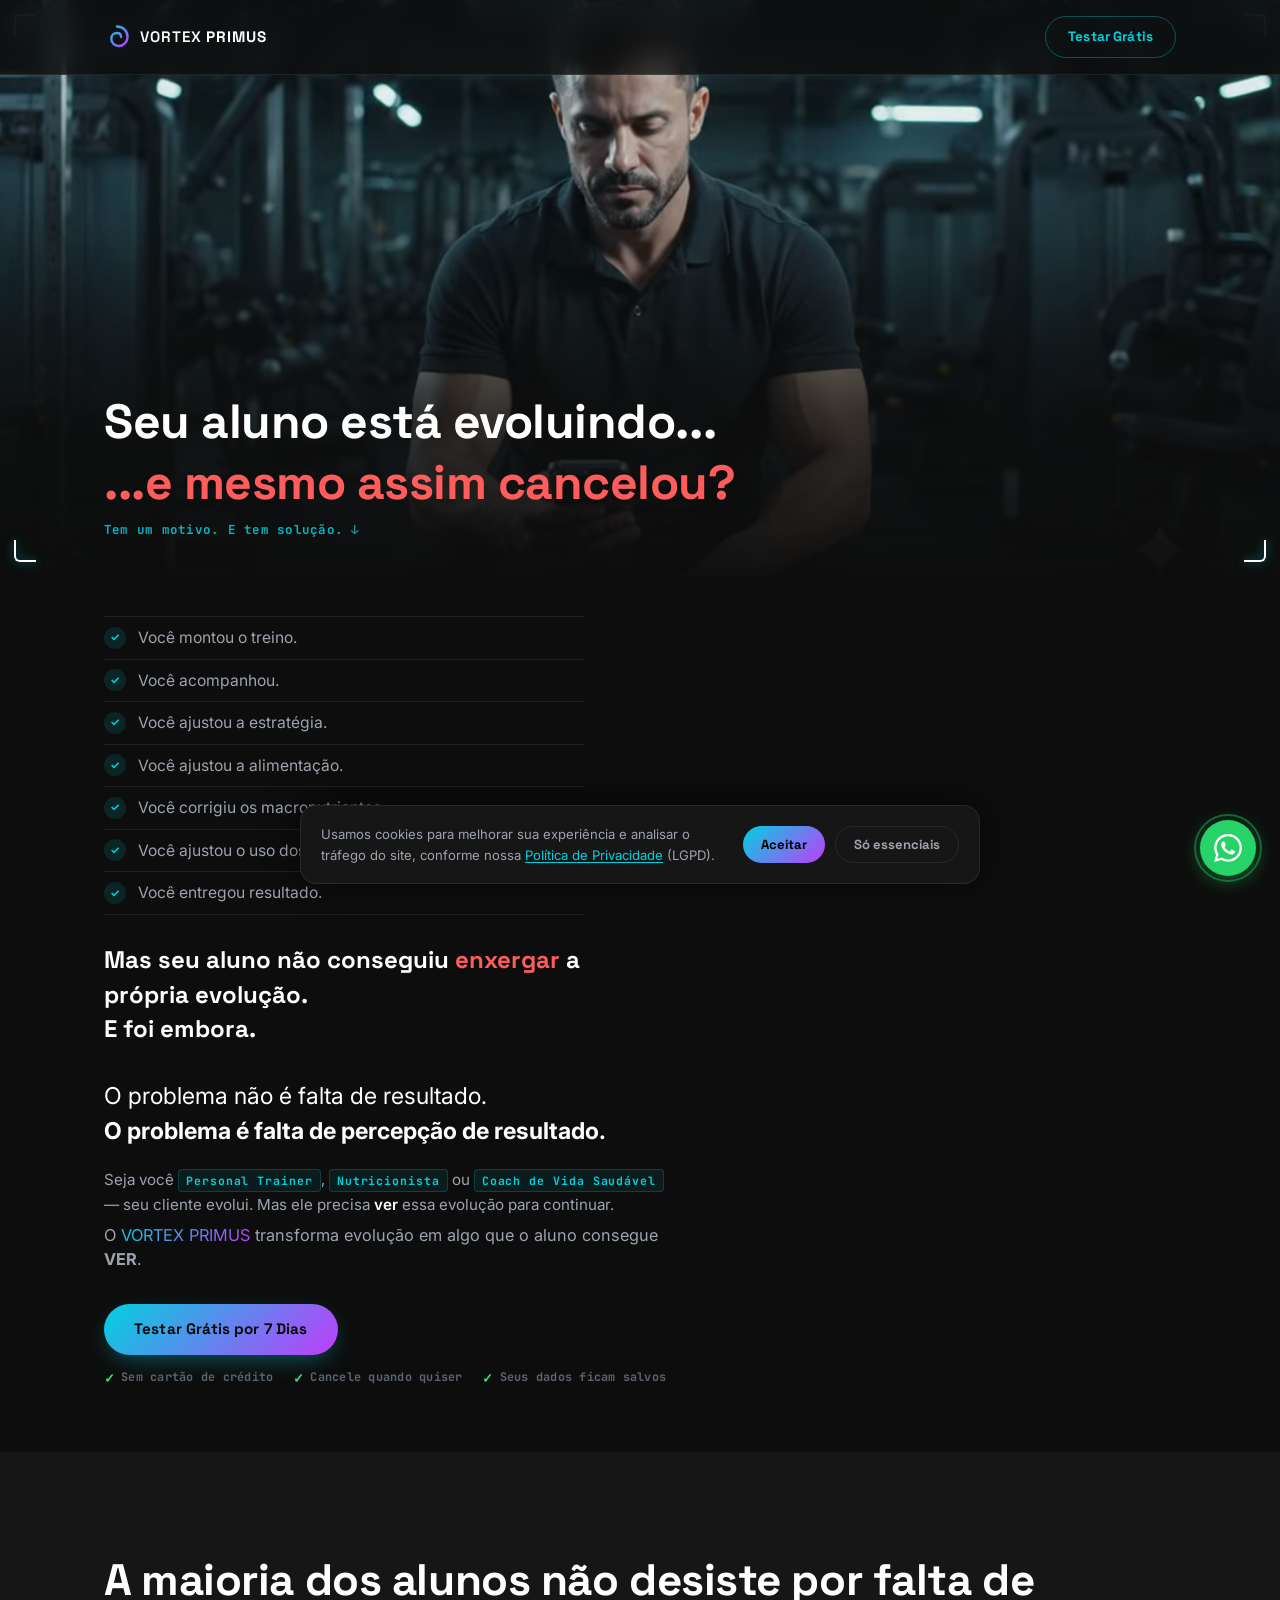
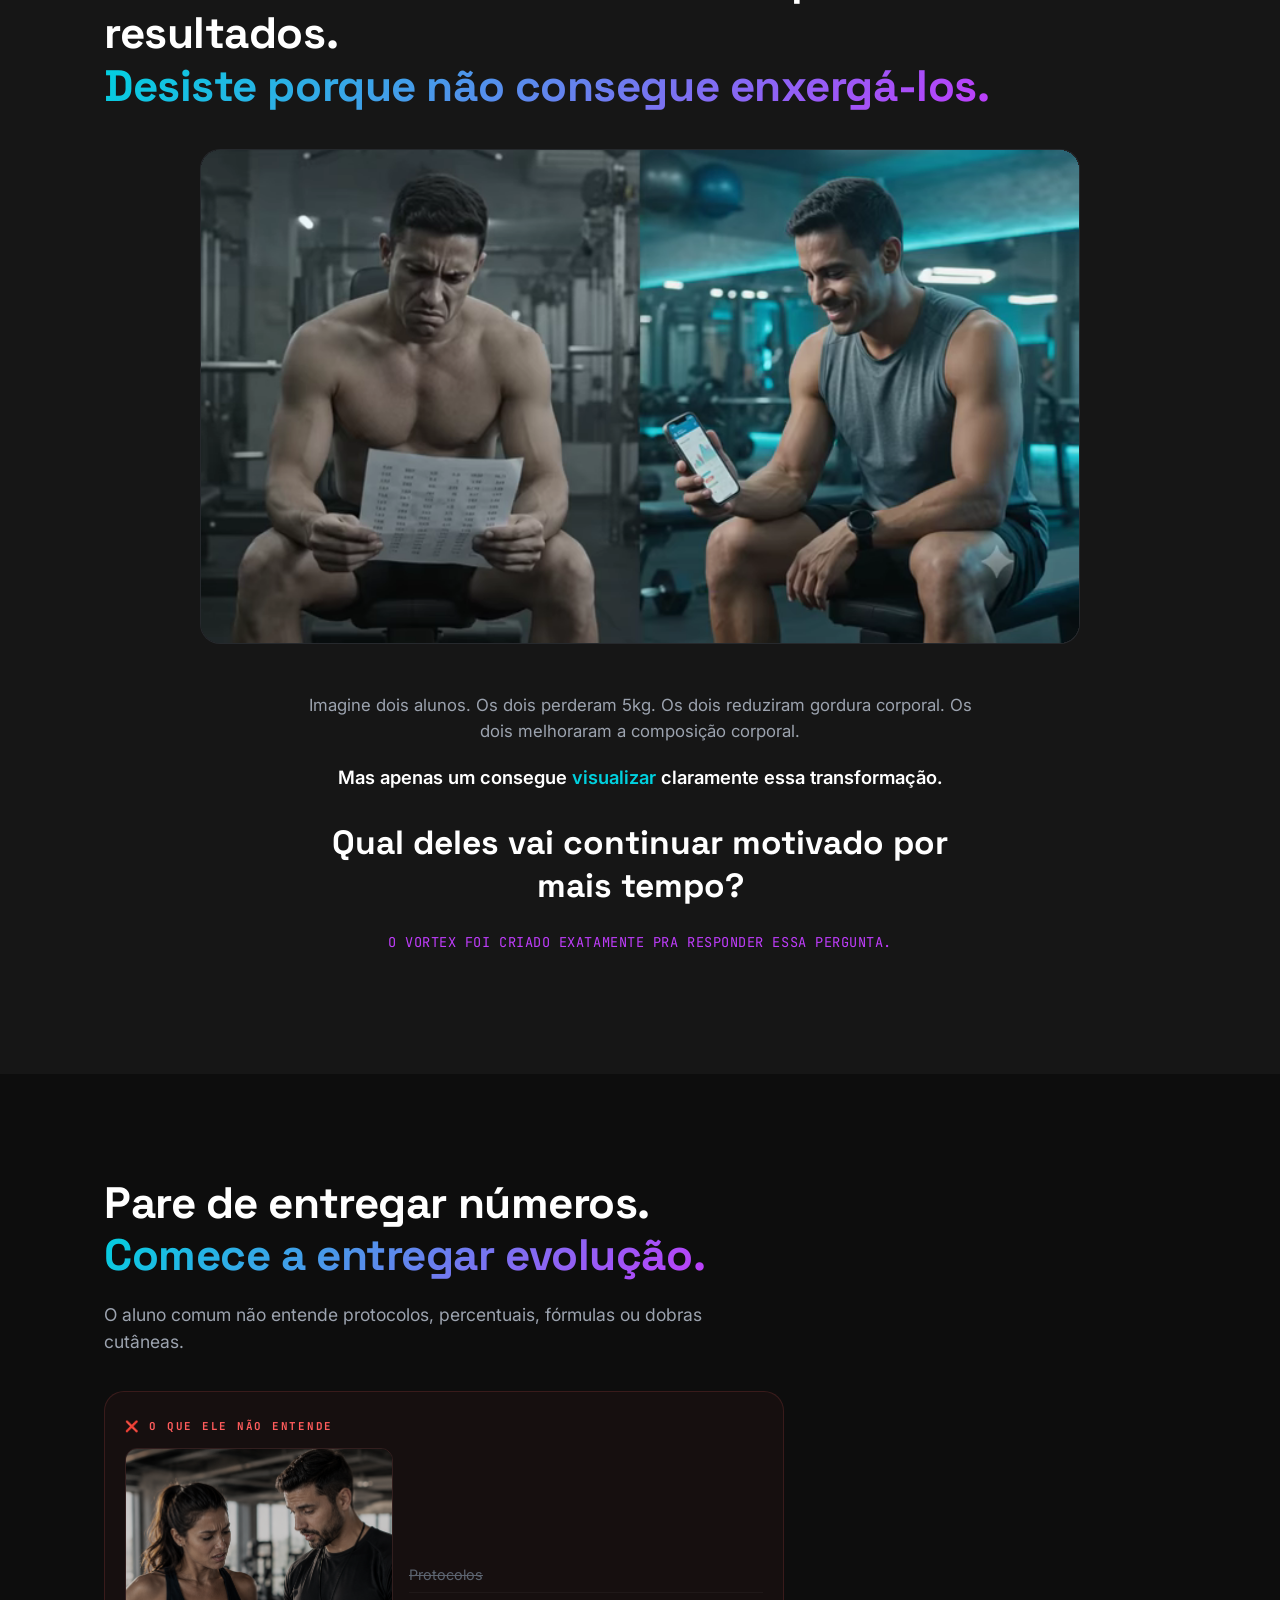
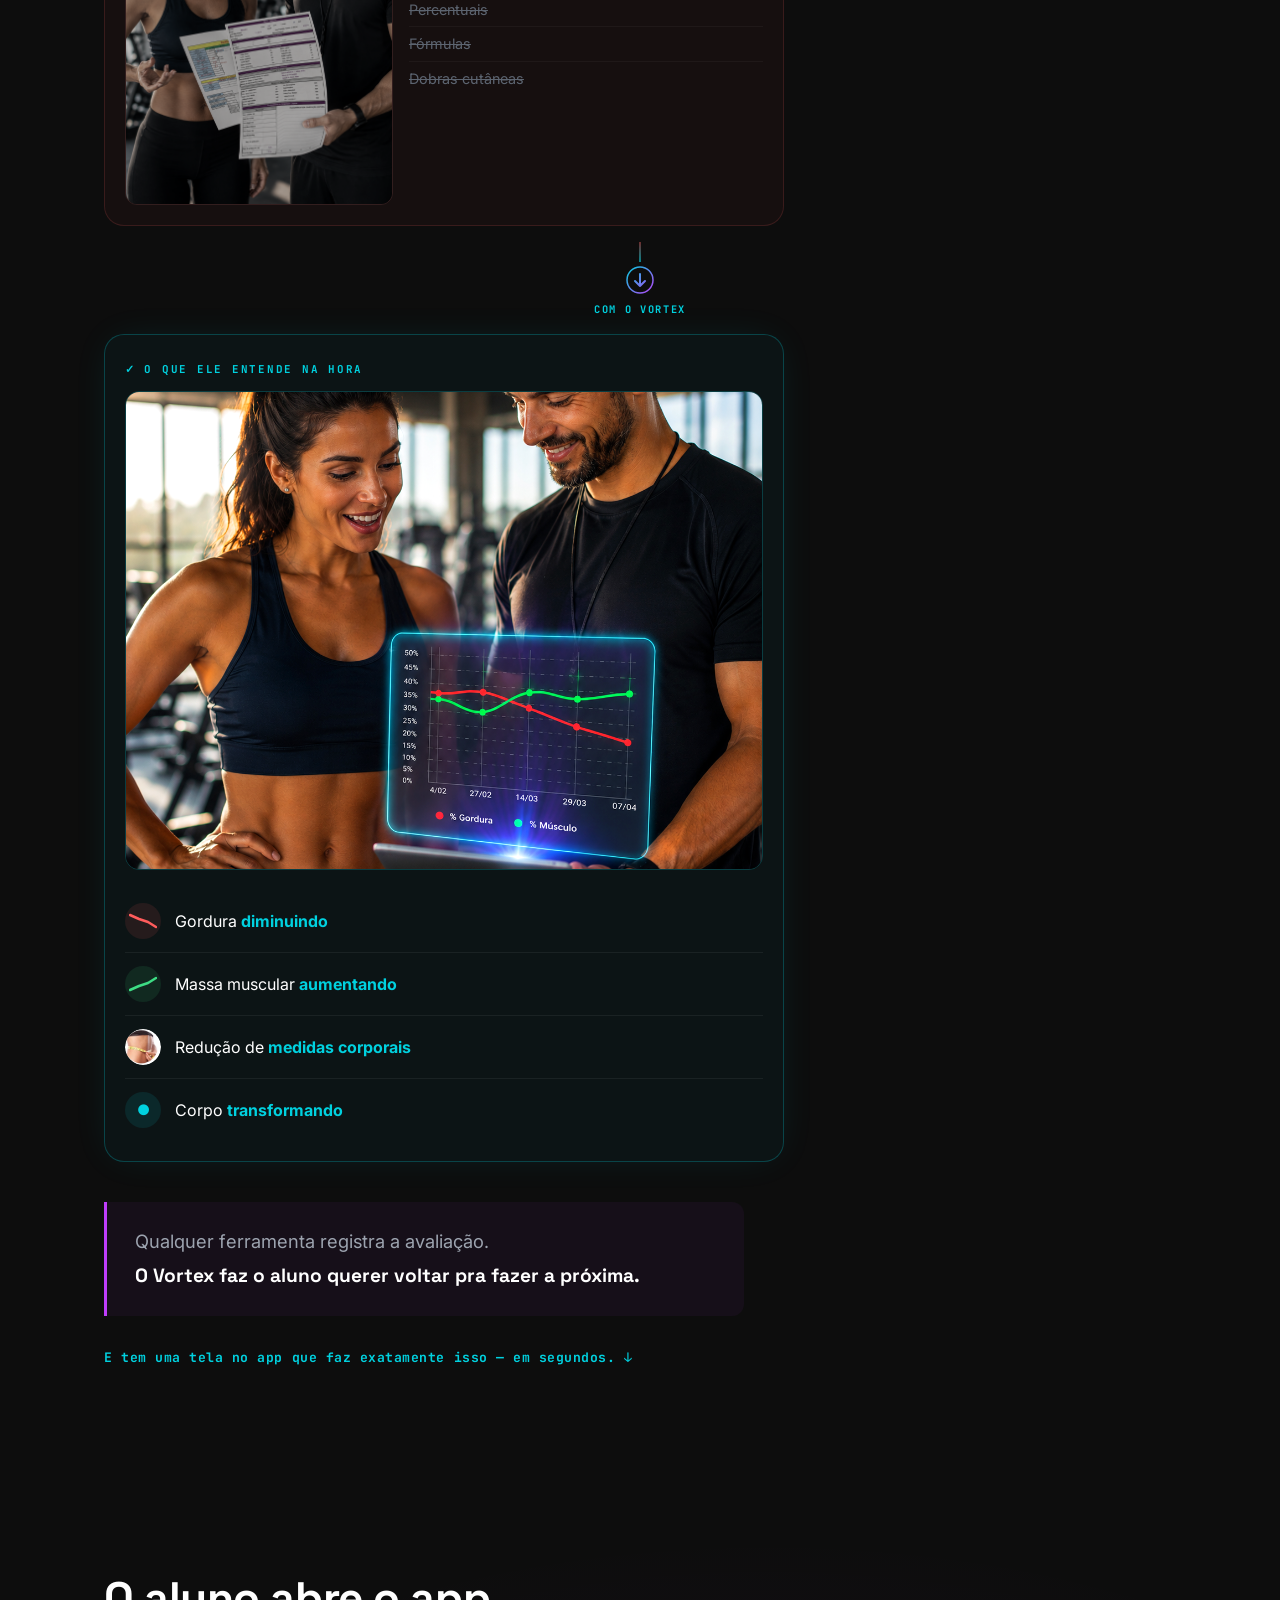
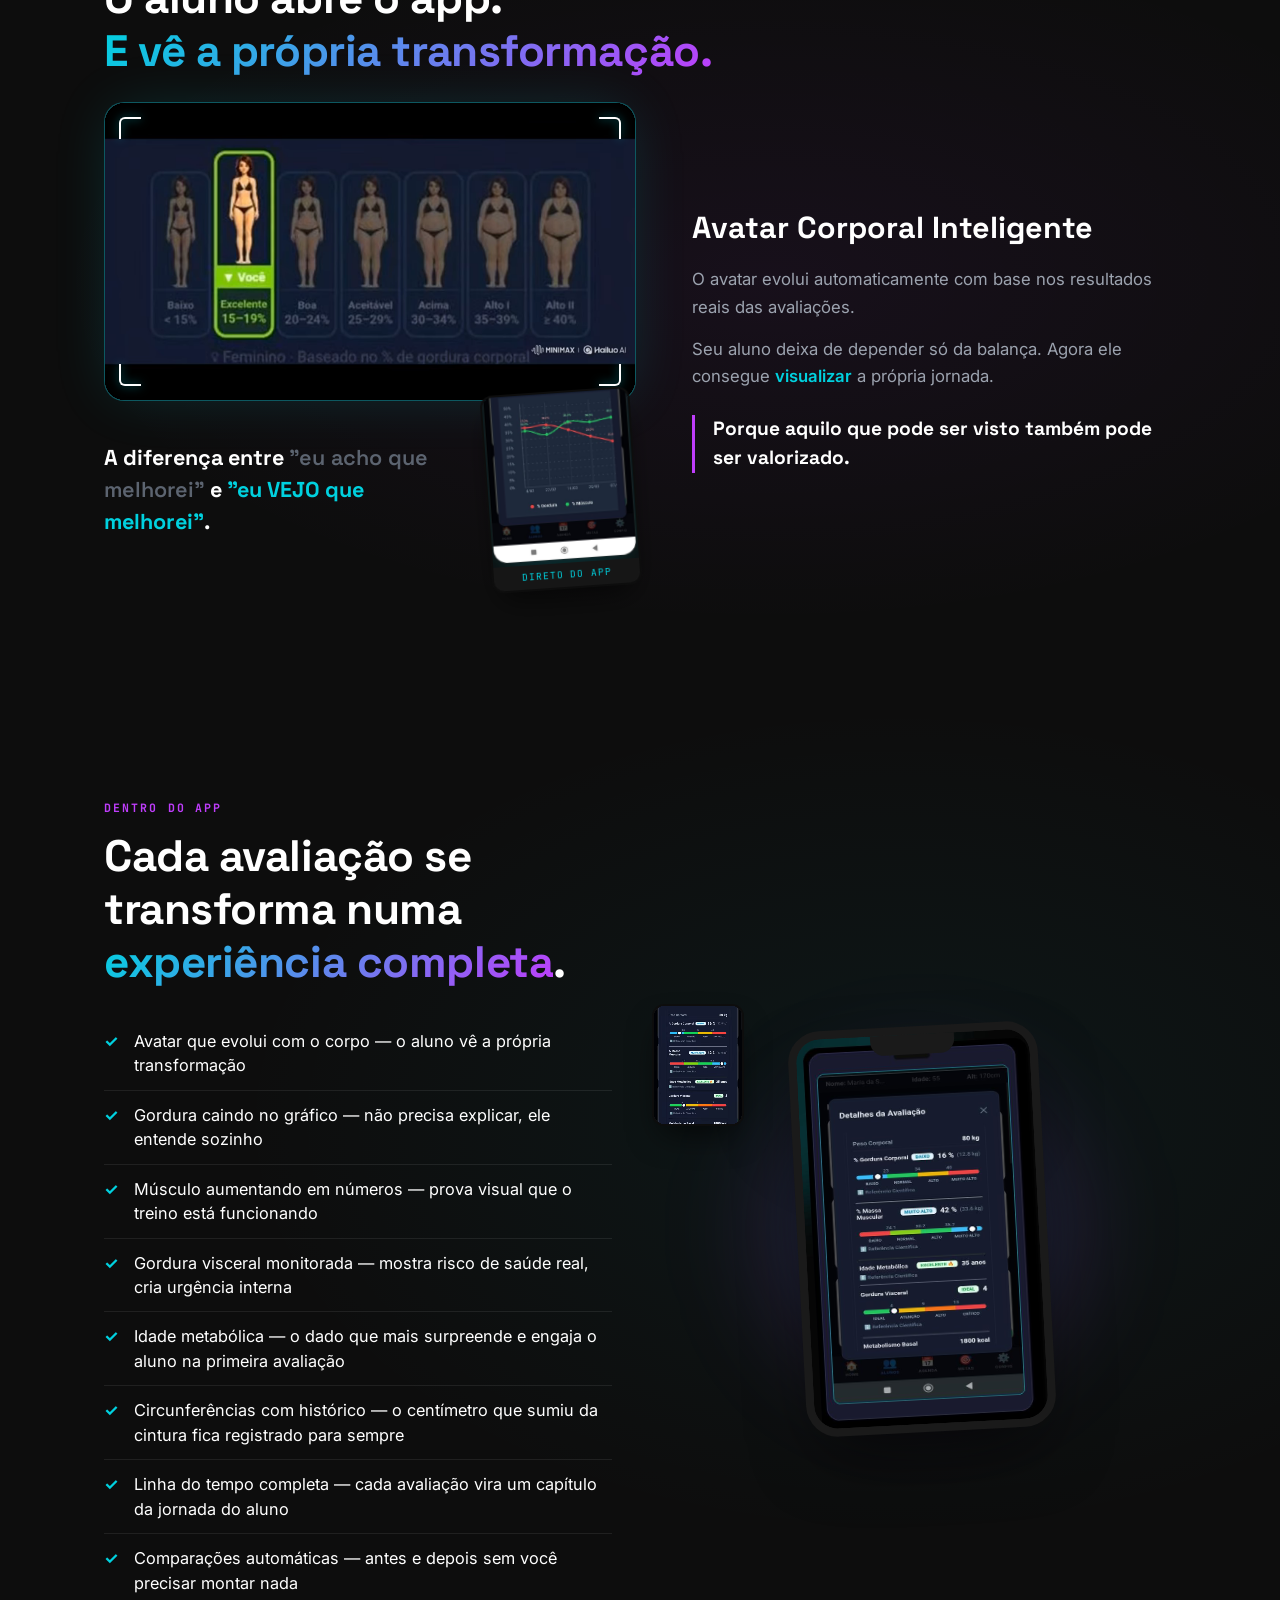
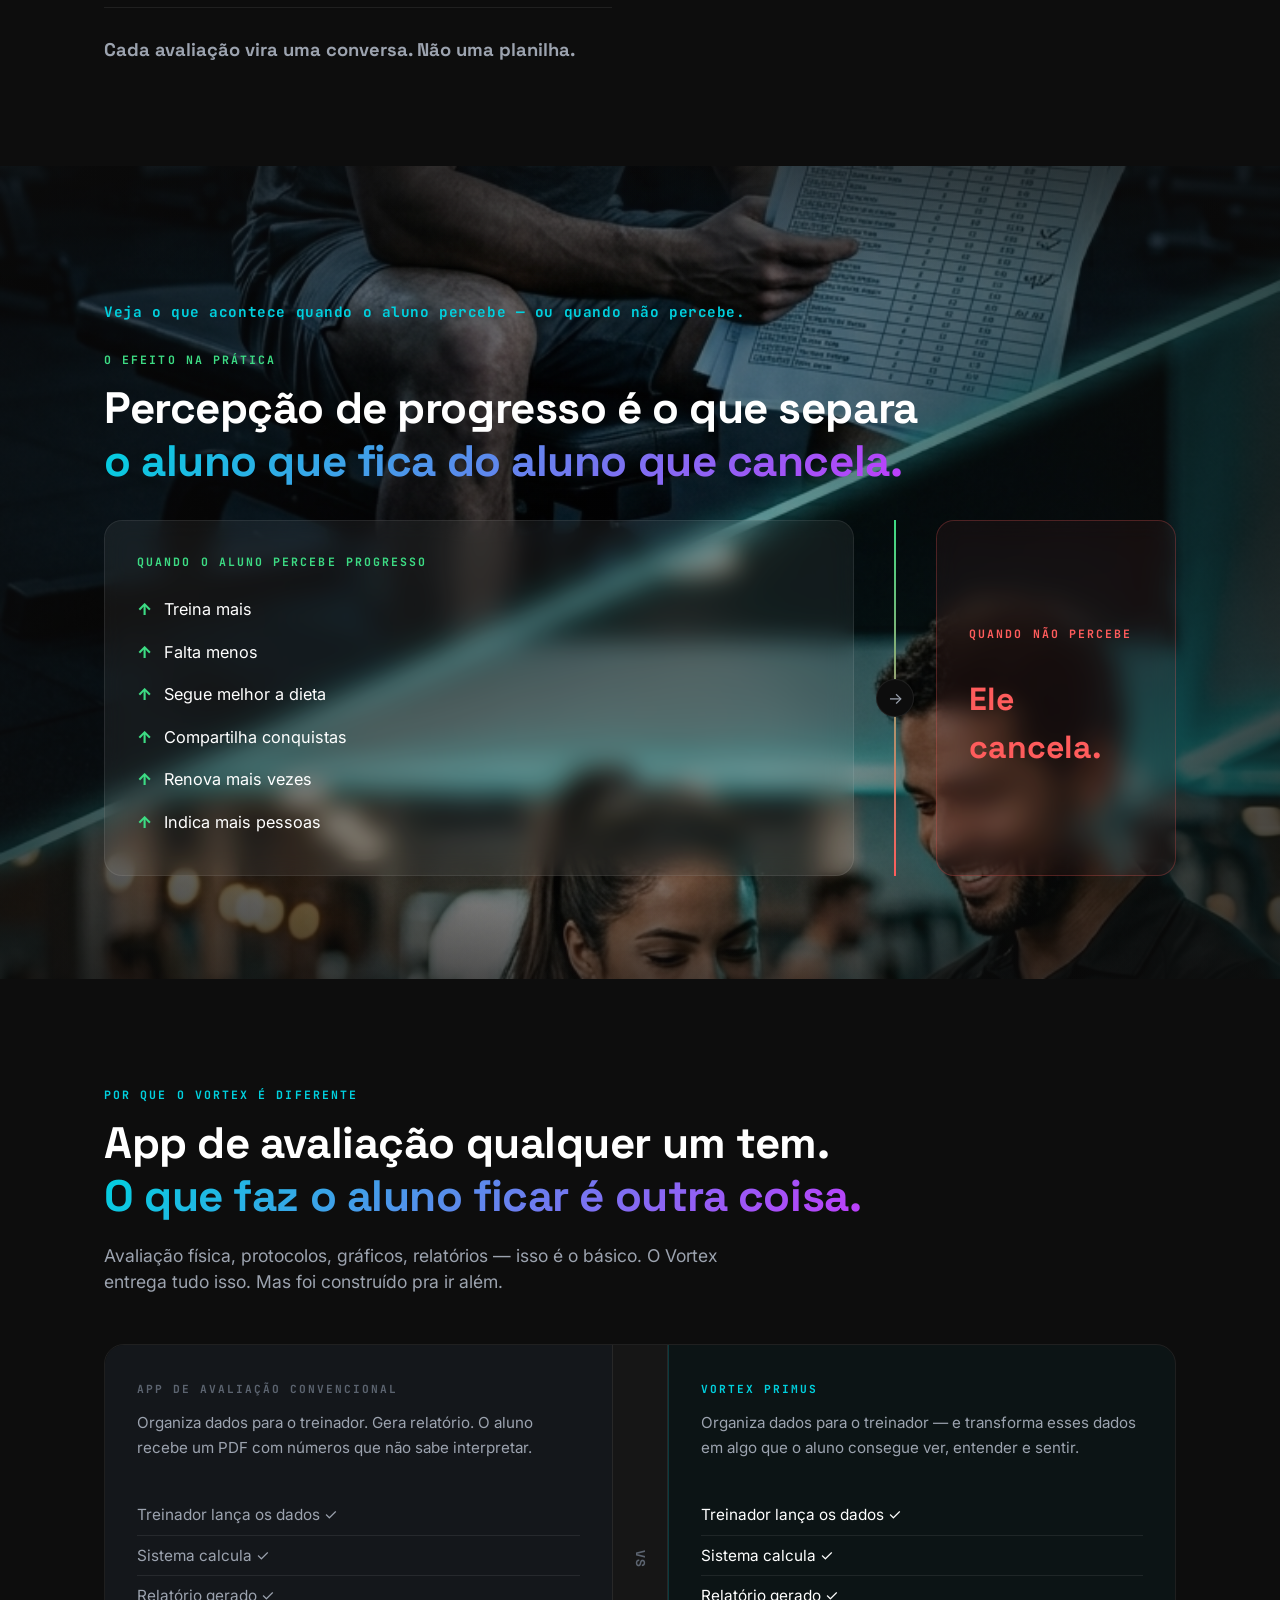
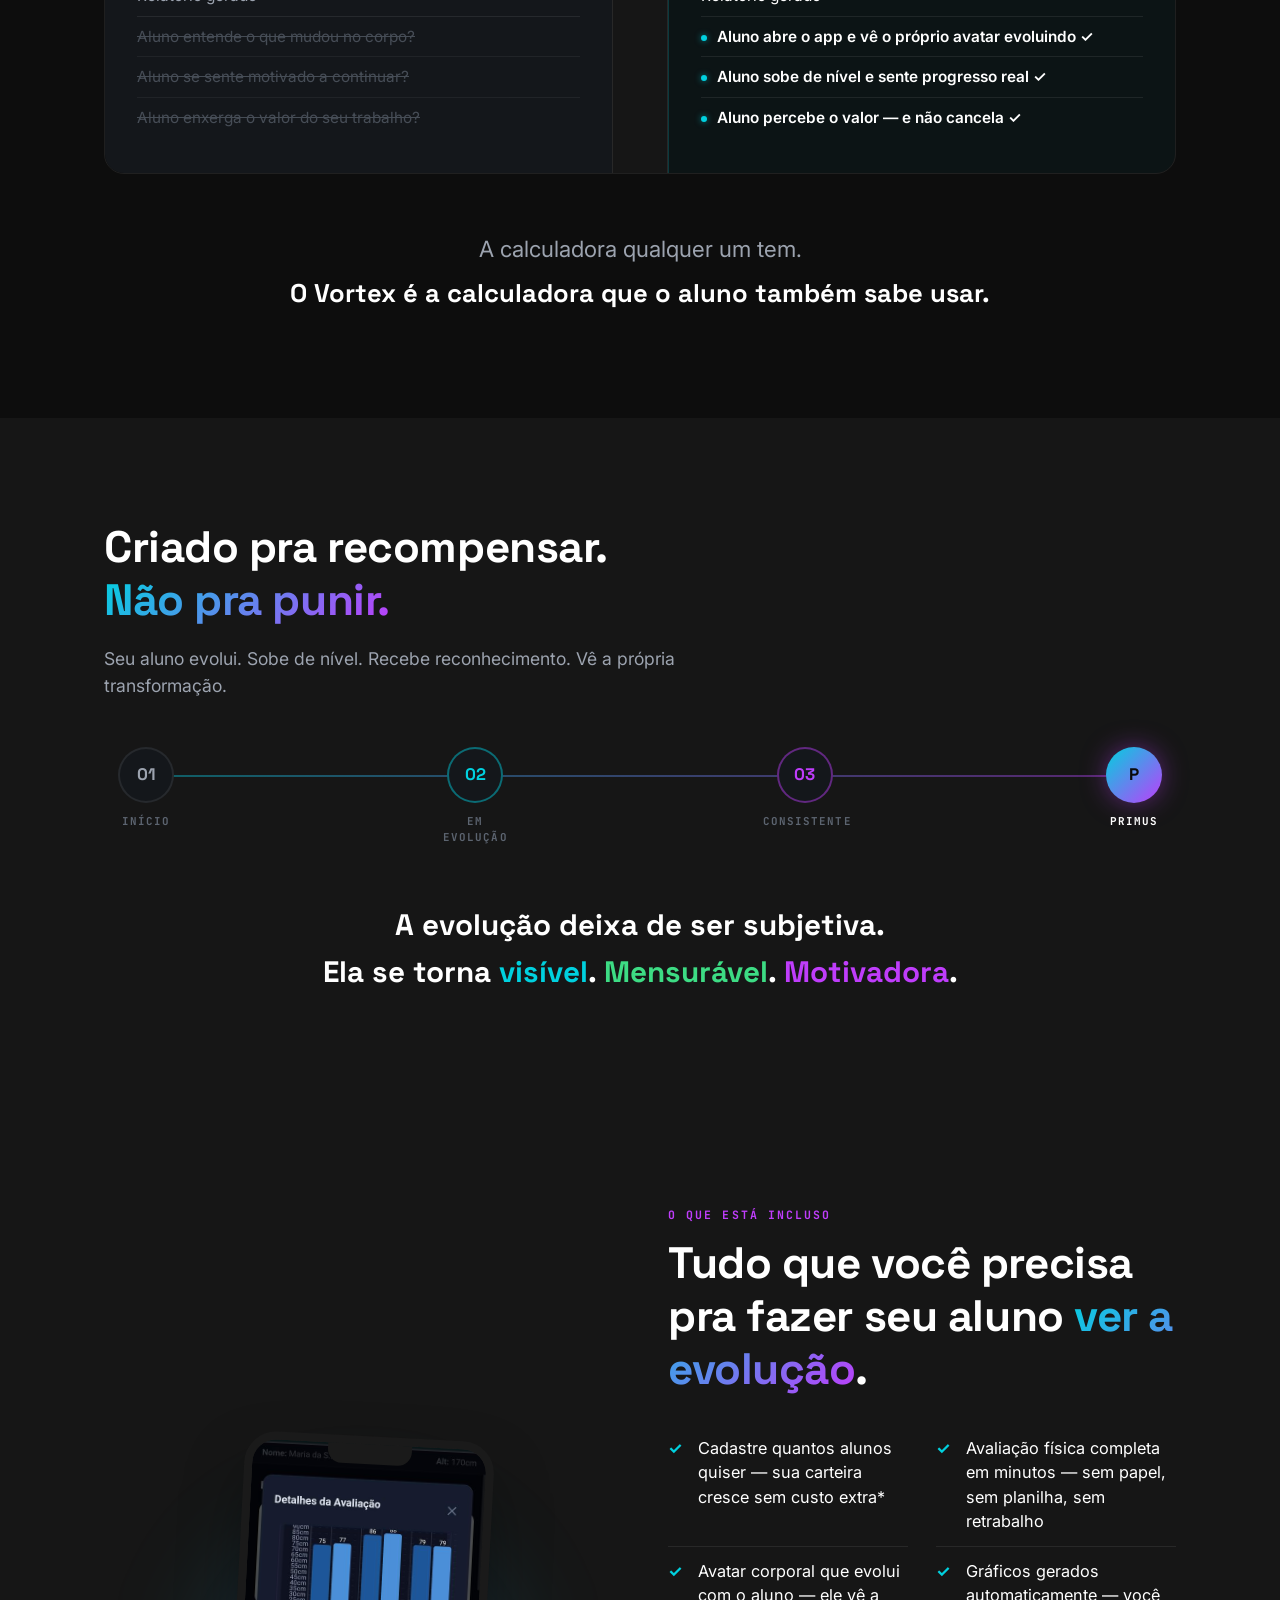
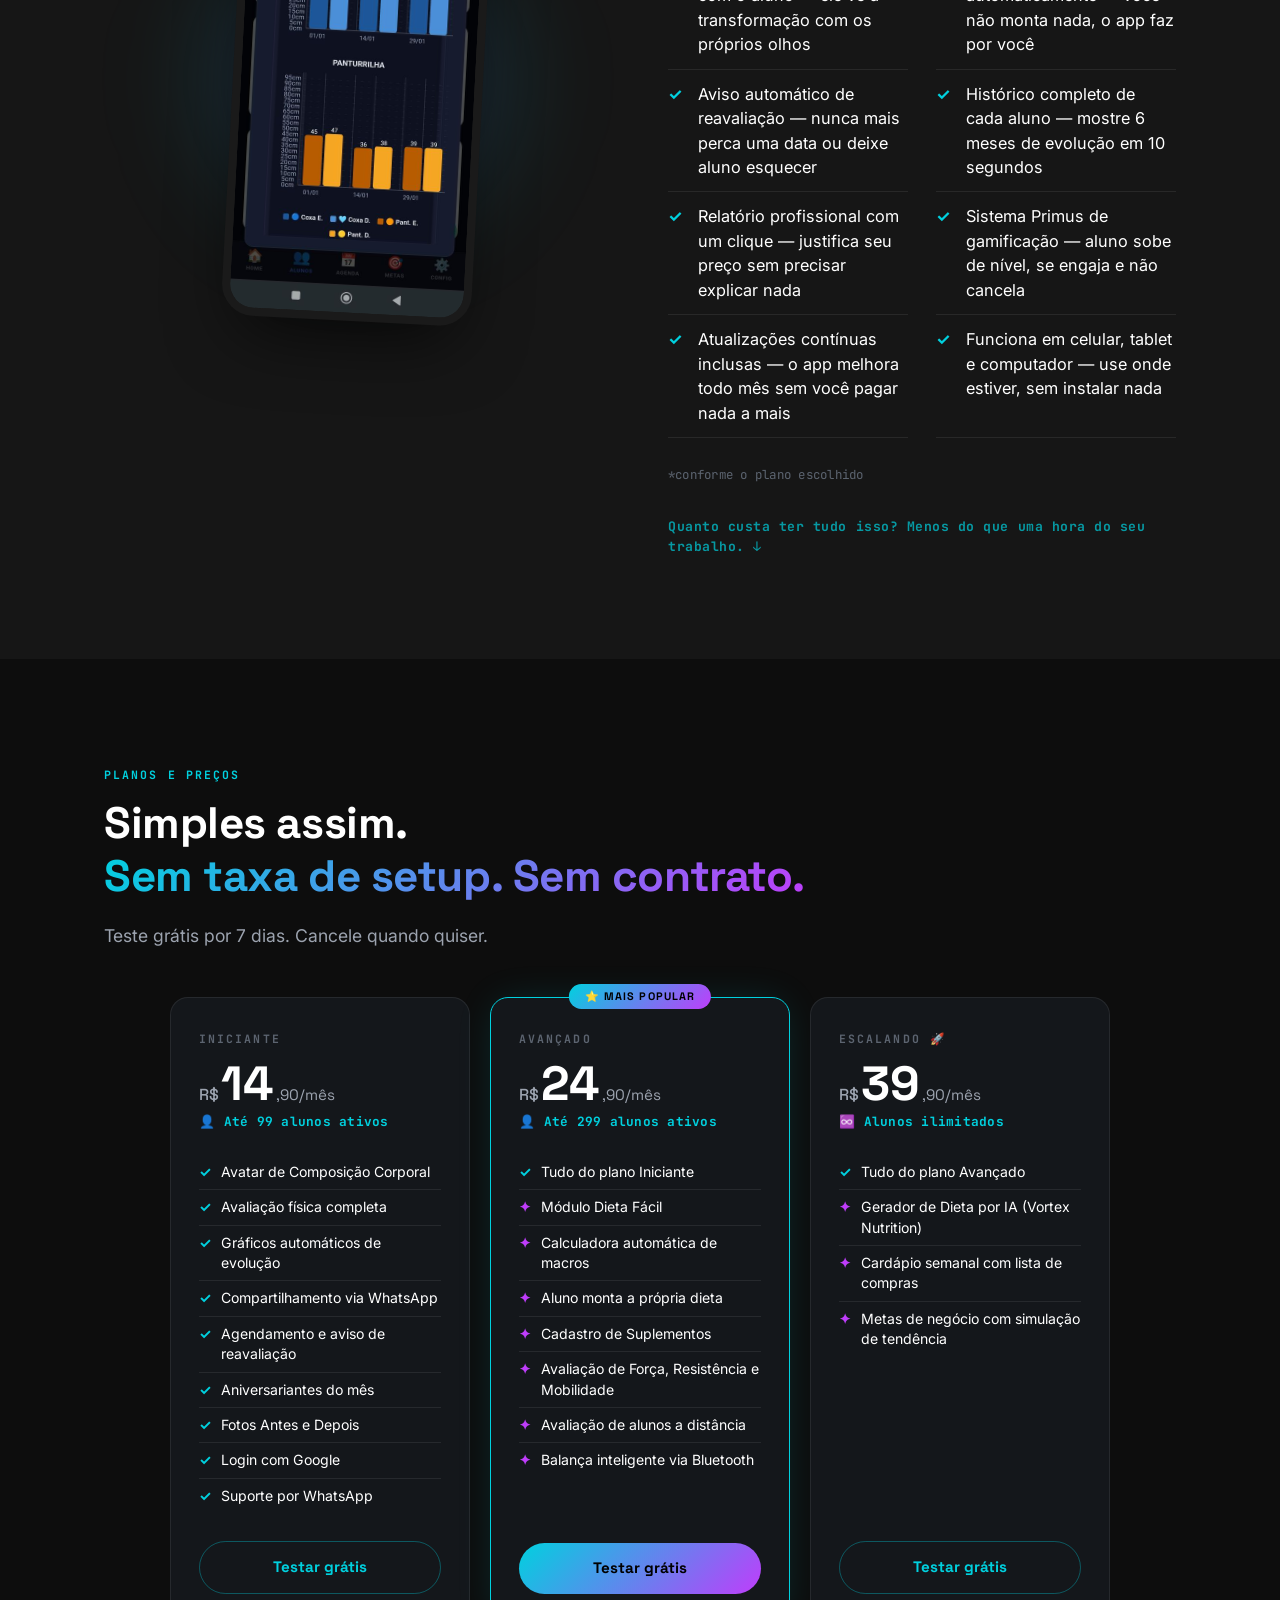
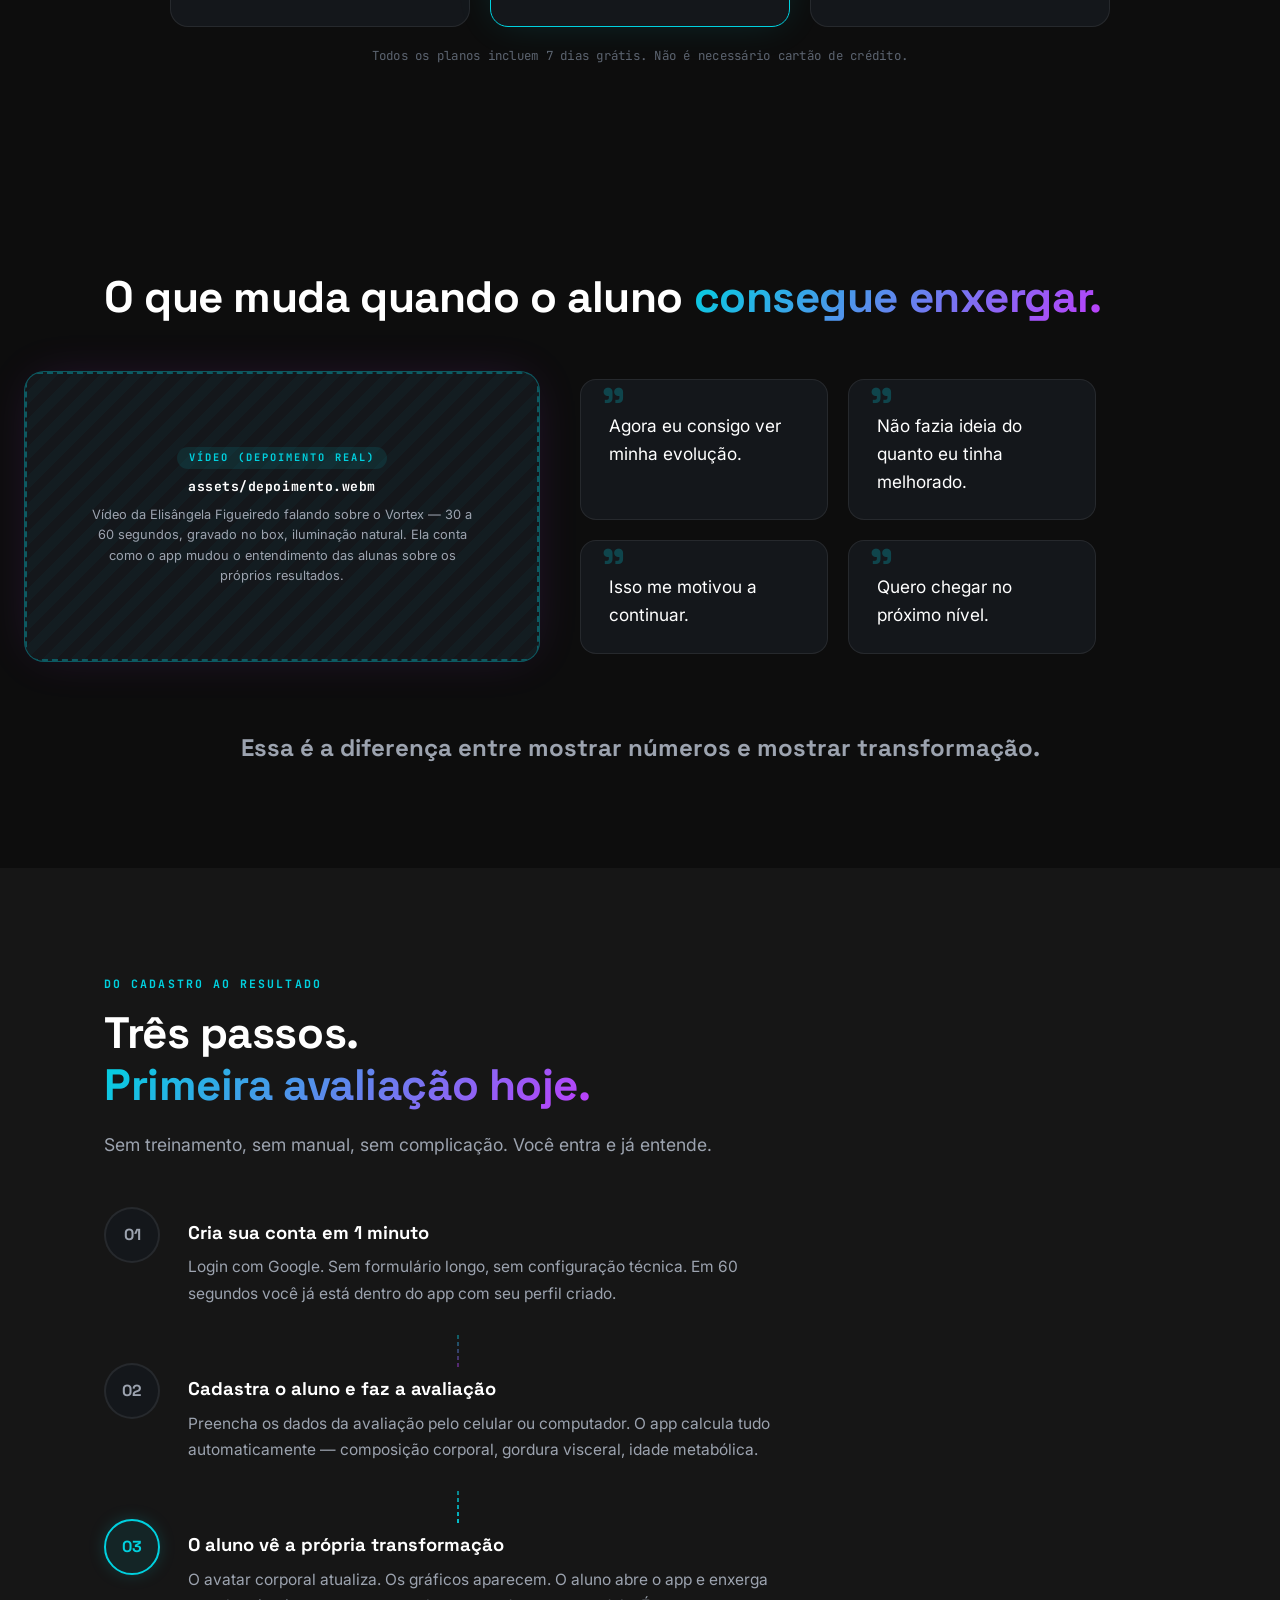
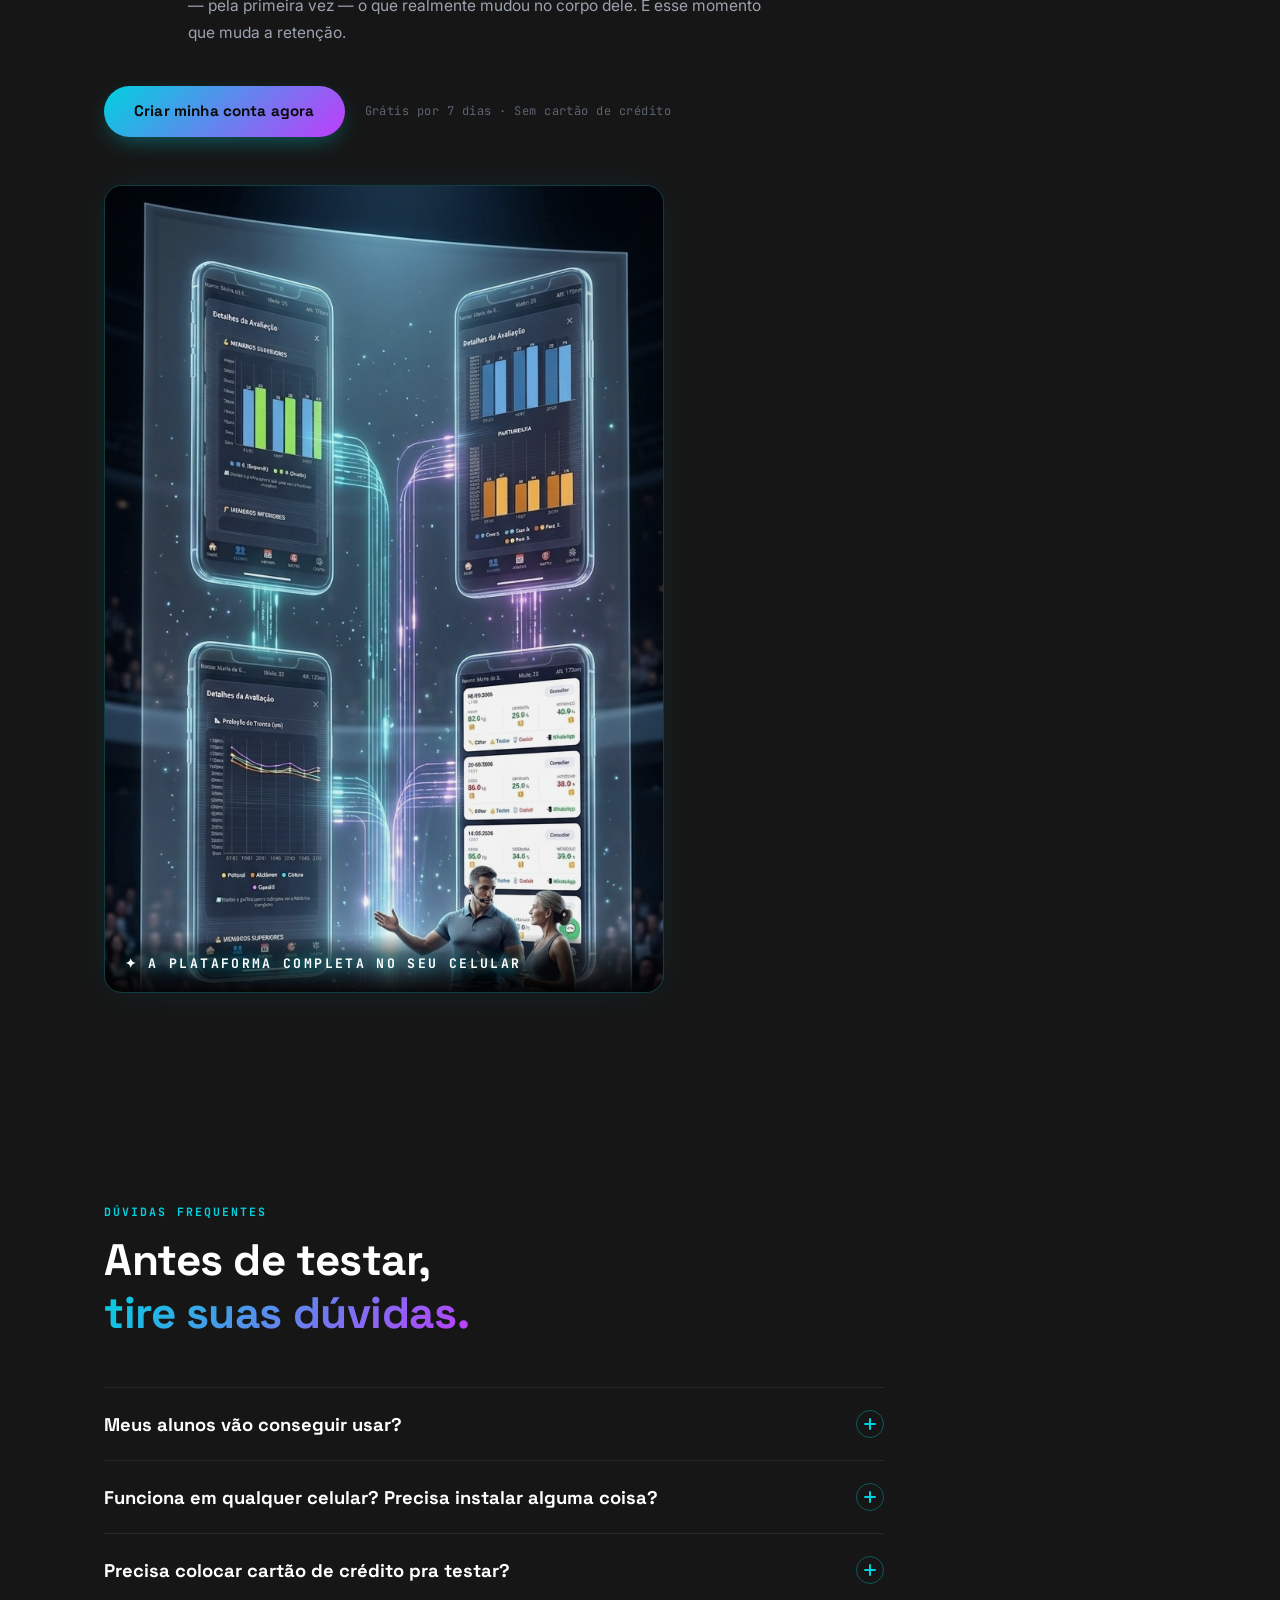
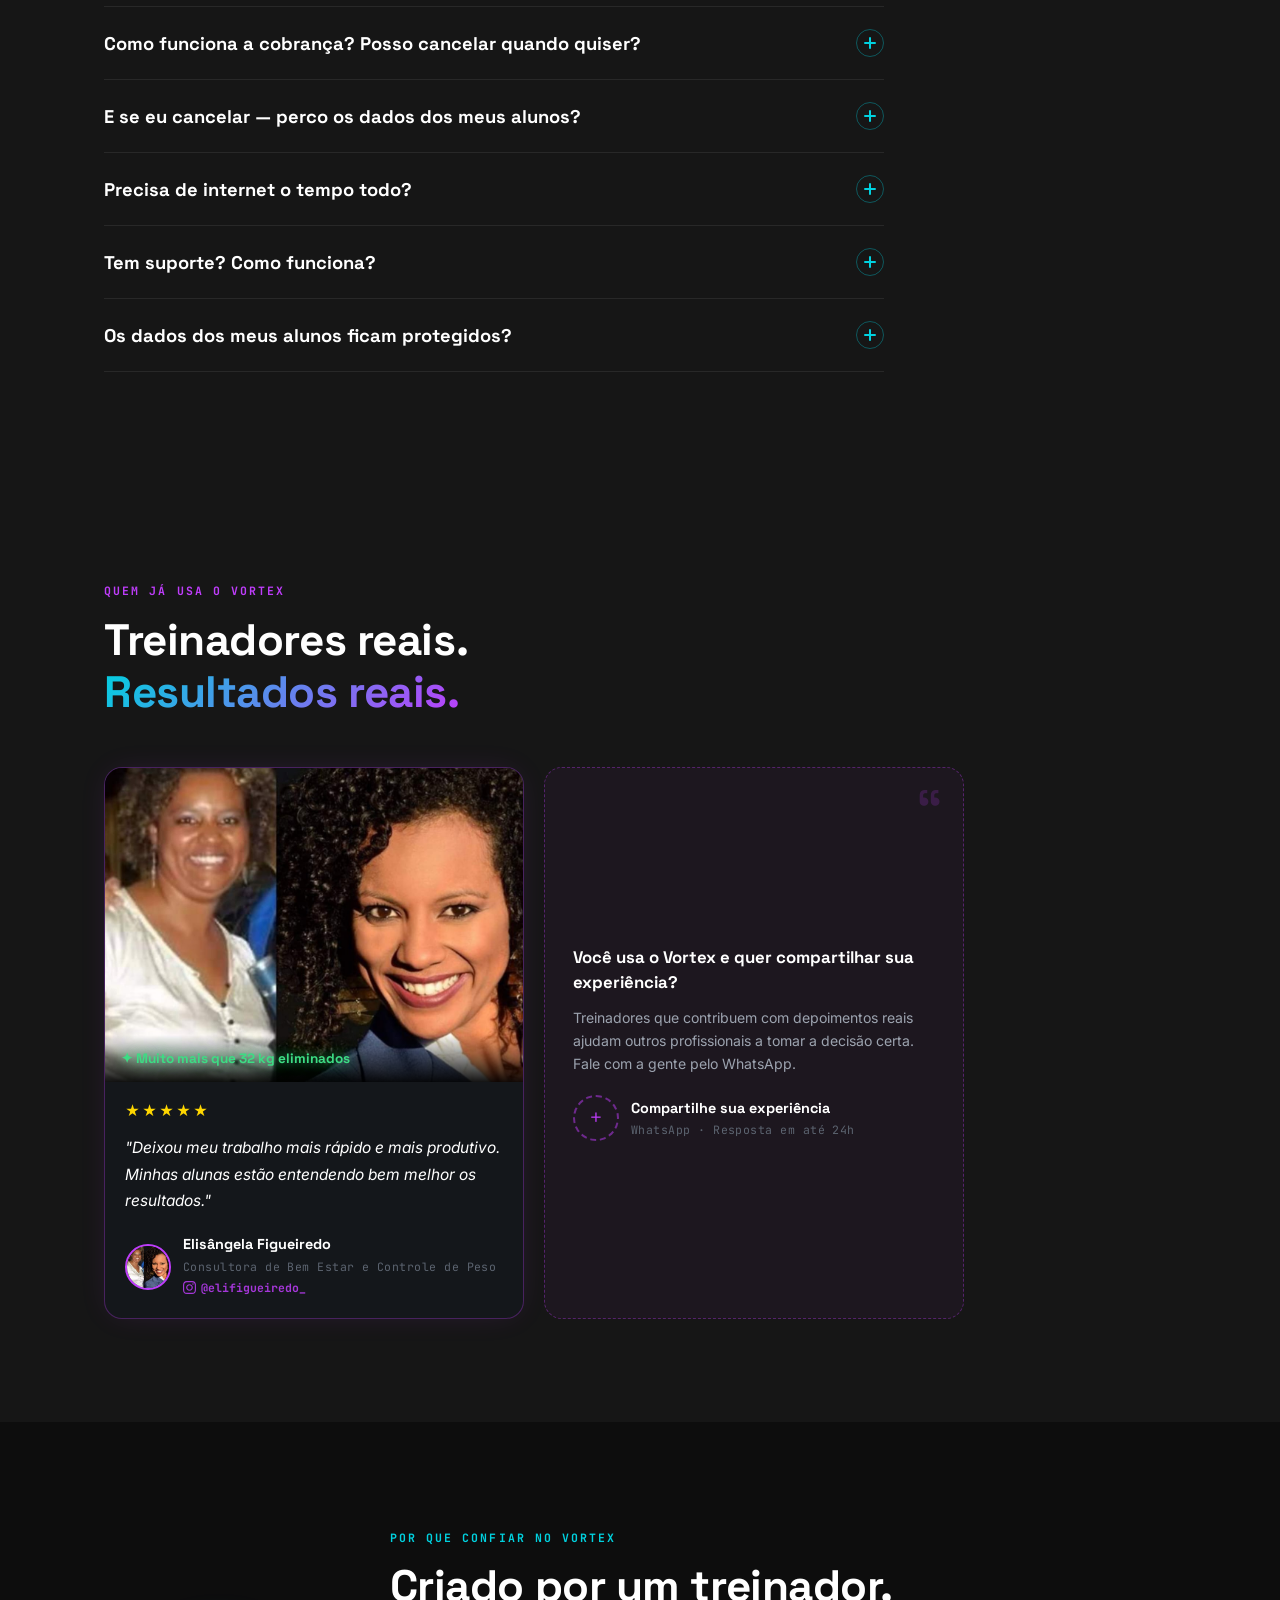
<file: index.html>
<!DOCTYPE html>
<html lang="pt-BR">
<head>
  <meta charset="UTF-8">
  <meta name="viewport" content="width=device-width, initial-scale=1.0">
  <title>Vortex Primus — Seu aluno vê a própria evolução</title>
  <meta name="description" content="O app que transforma a evolução do seu aluno em algo que ele consegue ver. Avatar corporal inteligente, gráficos automáticos e o Sistema Primus. Teste grátis por 7 dias.">

  <!-- Open Graph — aparência ao compartilhar no WhatsApp, Instagram e redes sociais -->
  <meta property="og:type" content="website">
  <meta property="og:url" content="https://vortex-landing-ten.vercel.app/">
  <meta property="og:title" content="Vortex Primus — Seu aluno vê a própria evolução">
  <meta property="og:description" content="O app que faz seu aluno enxergar a própria evolução — e parar de cancelar. Avatar corporal, gráficos automáticos e Sistema Primus. Teste grátis por 7 dias, sem cartão.">
  <meta property="og:image" content="https://vortex-landing-ten.vercel.app/assets/cta-people.jpg">
  <meta property="og:image:width" content="1080">
  <meta property="og:image:height" content="1920">
  <meta property="og:locale" content="pt_BR">
  <meta property="og:site_name" content="Vortex Primus">

  <!-- Twitter / X card -->
  <meta name="twitter:card" content="summary_large_image">
  <meta name="twitter:title" content="Vortex Primus — Seu aluno vê a própria evolução">
  <meta name="twitter:description" content="O app que faz seu aluno enxergar a própria evolução — e parar de cancelar.">
  <meta name="twitter:image" content="https://vortex-landing-ten.vercel.app/assets/cta-people.jpg">

  <!-- SEO adicional -->
  <meta name="keywords" content="app personal trainer, avaliação corporal, retenção de alunos, composição corporal, avatar corporal, vortex primus, gestão fitness, nutricionista app">
  <meta name="author" content="Alzejones de Araújo Dias">
  <meta name="robots" content="index, follow">
  <link rel="canonical" href="https://vortex-landing-ten.vercel.app/">

  <!-- Favicon inline SVG -->
  <link rel="icon" href="data:image/svg+xml,<svg xmlns='http://www.w3.org/2000/svg' viewBox='0 0 32 32'><defs><linearGradient id='g' x1='0' y1='0' x2='1' y2='1'><stop offset='0' stop-color='%2300D1DF'/><stop offset='1' stop-color='%23BF3DFB'/></linearGradient></defs><path d='M16 3 C24 3 29 9 29 16 C29 22 24 27 18 27 C13 27 9 23 9 18 C9 14 12 11 16 11 C19 11 21 13 21 16' fill='none' stroke='url(%23g)' stroke-width='3' stroke-linecap='round'/></svg>">

  <link rel="preconnect" href="https://fonts.googleapis.com">
  <link rel="preconnect" href="https://fonts.gstatic.com" crossorigin>
  <link rel="stylesheet" href="styles.css">
</head>
<body>

  <!-- NAV -->
  <nav class="nav">
    <div class="container nav-inner">
      <a href="#hero" class="logo">
        <svg class="logo-mark" viewBox="0 0 32 32" width="26" height="26" aria-hidden="true">
          <defs>
            <linearGradient id="logoGrad" x1="0" y1="0" x2="1" y2="1">
              <stop offset="0" stop-color="#00D1DF"/>
              <stop offset="1" stop-color="#BF3DFB"/>
            </linearGradient>
          </defs>
          <path d="M16 3 C24 3 29 9 29 16 C29 22 24 27 18 27 C13 27 9 23 9 18 C9 14 12 11 16 11 C19 11 21 13 21 16"
                fill="none" stroke="url(#logoGrad)" stroke-width="3" stroke-linecap="round"/>
        </svg>
        <span class="logo-text">VORTEX <strong>PRIMUS</strong></span>
      </a>
      <a href="https://vortex-primus.vercel.app/login" class="btn btn-ghost">Testar Grátis</a>
    </div>
  </nav>

  <main>

    <!-- 1. HERO — DOR -->
    <section class="hero" id="hero">
      <div class="hero-media scan-frame">
        <video class="hero-video" autoplay muted loop playsinline poster="assets/cta-people.jpg">
          <source src="assets/hero.webm" type="video/webm">
          <source src="assets/hero.mp4" type="video/mp4">
        </video>
        <div class="hero-gradient" aria-hidden="true"></div>
        <div class="corner corner-tl" aria-hidden="true"></div>
        <div class="corner corner-tr" aria-hidden="true"></div>
        <div class="corner corner-bl" aria-hidden="true"></div>
        <div class="corner corner-br" aria-hidden="true"></div>
        <div class="hero-headline">
          <h1>
            <span class="line">Seu aluno está evoluindo...</span>
            <span class="line line-accent">...e mesmo assim cancelou?</span>
          </h1>
          <p class="hero-pivot">Tem um motivo. E tem solução. ↓</p>
        </div>
      </div>

      <div class="container hero-body">
        <div class="hero-diagnosis">
          <p class="diag-item"><span class="diag-check" aria-hidden="true">✓</span> Você montou o treino.</p>
          <p class="diag-item"><span class="diag-check" aria-hidden="true">✓</span> Você acompanhou.</p>
          <p class="diag-item"><span class="diag-check" aria-hidden="true">✓</span> Você ajustou a estratégia.</p>
          <p class="diag-item"><span class="diag-check" aria-hidden="true">✓</span> Você ajustou a alimentação.</p>
          <p class="diag-item"><span class="diag-check" aria-hidden="true">✓</span> Você corrigiu os macronutrientes.</p>
          <p class="diag-item"><span class="diag-check" aria-hidden="true">✓</span> Você ajustou o uso dos suplementos.</p>
          <p class="diag-item"><span class="diag-check" aria-hidden="true">✓</span> Você entregou resultado.</p>
        </div>
        <p class="diag-twist">
          Mas seu aluno não conseguiu <em>enxergar</em> a própria evolução.<br>
          E foi embora.
        </p>
        <p class="lead">
          O problema não é falta de resultado.<br>
          <strong>O problema é falta de percepção de resultado.</strong>
        </p>
        <p class="icp-line">
          Seja você <span class="icp-tag">Personal Trainer</span>, <span class="icp-tag">Nutricionista</span> ou <span class="icp-tag">Coach de Vida Saudável</span> — seu cliente evolui. Mas ele precisa <em>ver</em> essa evolução para continuar.
        </p>
        <p class="brand-line">
          O <span class="grad-text">VORTEX PRIMUS</span> transforma evolução em algo que o aluno consegue <strong>VER</strong>.
        </p>
        <a href="https://vortex-primus.vercel.app/login" class="btn btn-primary">Testar Grátis por 7 Dias</a>
        <div class="hero-trust-badges">
          <span class="trust-badge"><span class="trust-icon" aria-hidden="true">✓</span> Sem cartão de crédito</span>
          <span class="trust-badge"><span class="trust-icon" aria-hidden="true">✓</span> Cancele quando quiser</span>
          <span class="trust-badge"><span class="trust-icon" aria-hidden="true">✓</span> Seus dados ficam salvos</span>
        </div>
      </div>
    </section>

    <!-- 2. AGITAÇÃO — CONTRASTE -->
    <section class="section section-agitation" id="agitacao">
      <div class="container">
        <h2 class="section-title">
          A maioria dos alunos não desiste por falta de resultados.<br>
          <span class="grad-text">Desiste porque não consegue enxergá-los.</span>
        </h2>
      </div>

      <div class="container">
        <div class="video-frame scan-frame scan-frame-plain">
          <video autoplay muted loop playsinline poster="assets/agitation.jpg">
            <source src="assets/agitation.webm" type="video/webm">
            <source src="assets/agitation.mp4" type="video/mp4">
          </video>
        </div>
      </div>

      <div class="container">
        <div class="agitation-body">
          <p>Imagine dois alunos. Os dois perderam 5kg. Os dois reduziram gordura corporal. Os dois melhoraram a composição corporal.</p>
          <p class="standout">Mas apenas um consegue <em>visualizar</em> claramente essa transformação.</p>
          <p class="question">Qual deles vai continuar motivado por mais tempo?</p>
          <p class="bridge bridge-purple">O Vortex foi criado exatamente pra responder essa pergunta.</p>
        </div>
      </div>
    </section>

    <!-- 3. TRADUÇÃO — PARE DE ENTREGAR NÚMEROS -->
    <section class="section section-translate" id="traducao">
      <div class="container">

        <h2 class="section-title">
          Pare de entregar números.<br>
          <span class="grad-text">Comece a entregar evolução.</span>
        </h2>
        <p class="section-intro">O aluno comum não entende protocolos, percentuais, fórmulas ou dobras cutâneas.</p>

        <!-- BLOCO PROBLEMA — contido, subordinado -->
        <div class="tr-block tr-block-problem">
          <span class="tr-label tr-label-problem">❌ O que ele não entende</span>
          <div class="tr-problem-inner">
            <div class="tr-problem-img">
              <img src="assets/confusao-planilha.jpg" alt="Aluna confusa olhando planilha de avaliação física com o personal trainer" loading="lazy">
            </div>
            <ul class="tr-problem-list">
              <li>Protocolos</li>
              <li>Percentuais</li>
              <li>Fórmulas</li>
              <li>Dobras cutâneas</li>
            </ul>
          </div>
        </div>

        <!-- SETA DE TRANSIÇÃO -->
        <div class="tr-transition" aria-hidden="true">
          <div class="tr-transition-line"></div>
          <svg class="tr-transition-arrow" width="28" height="28" viewBox="0 0 28 28" fill="none">
            <circle cx="14" cy="14" r="13" stroke="url(#arrowGrad)" stroke-width="1.5"/>
            <path d="M14 8v12M14 20l-5-5M14 20l5-5" stroke="url(#arrowGrad)" stroke-width="2" stroke-linecap="round" stroke-linejoin="round"/>
            <defs>
              <linearGradient id="arrowGrad" x1="0" y1="0" x2="28" y2="28" gradientUnits="userSpaceOnUse">
                <stop stop-color="#00D1DF"/>
                <stop offset="1" stop-color="#BF3DFB"/>
              </linearGradient>
            </defs>
          </svg>
          <span class="tr-transition-label">Com o Vortex</span>
        </div>

        <!-- BLOCO SOLUÇÃO — dominante, maior, vibrante -->
        <div class="tr-block tr-block-solution">
          <span class="tr-label tr-label-solution">✓ O que ele entende na hora</span>

          <div class="tr-solution-img">
            <img src="assets/resultado-tablet.jpg" alt="Personal trainer e aluna sorrindo ao ver o gráfico de gordura e músculo no tablet" loading="lazy">
          </div>

          <ul class="tr-solution-list">
            <li>
              <span class="tr-trend tr-trend-down" aria-hidden="true">
                <svg viewBox="0 0 28 16" width="28" height="16"><path d="M1 2 L10 6 L19 9 L27 14" fill="none" stroke="#FF5C5C" stroke-width="2.5" stroke-linecap="round" stroke-linejoin="round"/></svg>
              </span>
              <span>Gordura <strong>diminuindo</strong></span>
            </li>
            <li>
              <span class="tr-trend tr-trend-up" aria-hidden="true">
                <svg viewBox="0 0 28 16" width="28" height="16"><path d="M1 14 L10 10 L19 7 L27 2" fill="none" stroke="#3DDC84" stroke-width="2.5" stroke-linecap="round" stroke-linejoin="round"/></svg>
              </span>
              <span>Massa muscular <strong>aumentando</strong></span>
            </li>
            <li>
              <span class="tr-trend tr-trend-measure" aria-hidden="true">
                <img src="assets/medida-fita.jpg" alt="" class="tr-measure-img">
              </span>
              <span>Redução de <strong>medidas corporais</strong></span>
            </li>
            <li>
              <span class="tr-trend tr-trend-body" aria-hidden="true">●</span>
              <span>Corpo <strong>transformando</strong></span>
            </li>
          </ul>
        </div>

        <p class="category-differentiator">
          Qualquer ferramenta registra a avaliação.<br>
          <strong>O Vortex faz o aluno querer voltar pra fazer a próxima.</strong>
        </p>
        <p class="section-hook">E tem uma tela no app que faz exatamente isso — em segundos. ↓</p>

      </div>
    </section>

    <!-- 4. VIRADA — AVATAR CORPORAL INTELIGENTE -->
    <section class="section section-virada" id="virada">
      <div class="container">
        <h2 class="section-title">
          O aluno abre o app.<br>
          <span class="grad-text">E vê a própria transformação.</span>
        </h2>
      </div>

      <div class="container virada-grid">
        <div class="virada-media">
          <div class="hud-frame scan-frame">
            <video autoplay muted loop playsinline poster="assets/avatar-screen.jpg">
              <source src="assets/avatar-evolution.webm" type="video/webm">
              <source src="assets/avatar-evolution.mp4" type="video/mp4">
            </video>
            <div class="corner corner-tl" aria-hidden="true"></div>
            <div class="corner corner-tr" aria-hidden="true"></div>
            <div class="corner corner-bl" aria-hidden="true"></div>
            <div class="corner corner-br" aria-hidden="true"></div>
          </div>
          <div class="virada-footer">
            <p class="virada-hook">A diferença entre <span class="muted">"eu acho que melhorei"</span> e <span class="hl">"eu VEJO que melhorei"</span>.</p>
            <div class="proof-badge">
              <img src="assets/avatar-screen.jpg" alt="Tela real do Vortex Primus: gráfico mostrando % Gordura caindo e % Músculo subindo ao longo do tempo" loading="lazy">
              <span class="proof-label">Direto do app</span>
            </div>
          </div>
        </div>

        <div class="virada-text">
          <h3>Avatar Corporal Inteligente</h3>
          <p>O avatar evolui automaticamente com base nos resultados reais das avaliações.</p>
          <p>Seu aluno deixa de depender só da balança. Agora ele consegue <em>visualizar</em> a própria jornada.</p>
          <p class="pull-quote">Porque aquilo que pode ser visto também pode ser valorizado.</p>
        </div>
      </div>
    </section>

    <!-- 5. ENTREGA — TRANSFORME AVALIAÇÕES EM EXPERIÊNCIAS -->
    <section class="section section-entrega" id="entrega">
      <div class="container entrega-grid">
        <div class="entrega-text">
          <span class="section-eyebrow section-eyebrow-purple">Dentro do app</span>
          <h2 class="section-title">Cada avaliação se transforma numa <span class="grad-text">experiência completa</span>.</h2>
          <ul class="check-list">
            <li>Avatar que evolui com o corpo — o aluno vê a própria transformação</li>
            <li>Gordura caindo no gráfico — não precisa explicar, ele entende sozinho</li>
            <li>Músculo aumentando em números — prova visual que o treino está funcionando</li>
            <li>Gordura visceral monitorada — mostra risco de saúde real, cria urgência interna</li>
            <li>Idade metabólica — o dado que mais surpreende e engaja o aluno na primeira avaliação</li>
            <li>Circunferências com histórico — o centímetro que sumiu da cintura fica registrado para sempre</li>
            <li>Linha do tempo completa — cada avaliação vira um capítulo da jornada do aluno</li>
            <li>Comparações automáticas — antes e depois sem você precisar montar nada</li>
          </ul>
          <p class="closing">Cada avaliação vira uma conversa. Não uma planilha.</p>
        </div>

        <!-- COLUNA VISUAL — hierarquia Gestalt: dado real (topo) → visão ampla (base) -->
        <div class="entrega-media">
          <div class="glow-blob" aria-hidden="true"></div>

          <!-- NÍVEL 1: dado real — detalhe concreto, ancora credibilidade -->
          <div class="phone-mock scan-frame">
            <div class="phone-notch" aria-hidden="true"></div>
            <img src="assets/composicao.jpg" alt="Tela do Vortex Primus: composição corporal completa com gordura, massa muscular, idade metabólica e gordura visceral de aluno real" loading="lazy">
          </div>
          <div class="data-badge scan-frame">
            <video autoplay muted loop playsinline poster="assets/composicao.jpg">
              <source src="assets/data-highlight.webm" type="video/webm">
              <source src="assets/data-highlight.mp4" type="video/mp4">
            </video>
          </div>
        </div>
      </div>

    </section>

    <!-- 6. LOOP DE ENGAJAMENTO -->
    <section class="section section-loop" id="loop">
      <!-- Imagem de fundo: contraste frustração (topo) vs alegria com app (baixo) -->
      <div class="loop-bg" aria-hidden="true">
        <img src="assets/agitation.jpg" alt="">
        <div class="loop-bg-overlay"></div>
      </div>

      <div class="container loop-content">
        <p class="section-hook loop-hook">Veja o que acontece quando o aluno percebe — ou quando não percebe.</p>
        <span class="section-eyebrow section-eyebrow-green">O efeito na prática</span>
        <h2 class="section-title">Percepção de progresso é o que separa<br><span class="grad-text">o aluno que fica do aluno que cancela.</span></h2>

        <div class="loop-grid">
          <div class="loop-positive">
            <span class="loop-label loop-label-positive">Quando o aluno percebe progresso</span>
            <ul>
              <li>Treina mais</li>
              <li>Falta menos</li>
              <li>Segue melhor a dieta</li>
              <li>Compartilha conquistas</li>
              <li>Renova mais vezes</li>
              <li>Indica mais pessoas</li>
            </ul>
          </div>
          <div class="loop-divider" aria-hidden="true">
            <span class="loop-divider-line"></span>
          </div>
          <div class="loop-negative">
            <span class="loop-label loop-label-negative">Quando não percebe</span>
            <p class="loop-negative-result">Ele cancela.</p>
          </div>
        </div>
      </div>
    </section>

    <!-- 6.5 DIFERENCIAÇÃO DE CATEGORIA -->
    <section class="section section-diferencial" id="diferencial">
      <div class="container">
        <span class="faq-eyebrow">Por que o Vortex é diferente</span>
        <h2 class="section-title">
          App de avaliação qualquer um tem.<br>
          <span class="grad-text">O que faz o aluno ficar é outra coisa.</span>
        </h2>
        <p class="section-intro">Avaliação física, protocolos, gráficos, relatórios — isso é o básico. O Vortex entrega tudo isso. Mas foi construído pra ir além.</p>

        <div class="diferencial-grid">

          <div class="diferencial-col diferencial-col-them">
            <span class="diferencial-label">App de avaliação convencional</span>
            <p class="diferencial-desc">Organiza dados para o treinador. Gera relatório. O aluno recebe um PDF com números que não sabe interpretar.</p>
            <ul class="diferencial-list">
              <li>Treinador lança os dados ✓</li>
              <li>Sistema calcula ✓</li>
              <li>Relatório gerado ✓</li>
              <li class="diferencial-gap">Aluno entende o que mudou no corpo?</li>
              <li class="diferencial-gap">Aluno se sente motivado a continuar?</li>
              <li class="diferencial-gap">Aluno enxerga o valor do seu trabalho?</li>
            </ul>
          </div>

          <div class="diferencial-divider" aria-hidden="true">
            <span class="diferencial-vs">VS</span>
          </div>

          <div class="diferencial-col diferencial-col-us">
            <span class="diferencial-label">Vortex Primus</span>
            <p class="diferencial-desc">Organiza dados para o treinador — e transforma esses dados em algo que o aluno consegue ver, entender e sentir.</p>
            <ul class="diferencial-list">
              <li>Treinador lança os dados ✓</li>
              <li>Sistema calcula ✓</li>
              <li>Relatório gerado ✓</li>
              <li class="diferencial-win">Aluno abre o app e vê o próprio avatar evoluindo ✓</li>
              <li class="diferencial-win">Aluno sobe de nível e sente progresso real ✓</li>
              <li class="diferencial-win">Aluno percebe o valor — e não cancela ✓</li>
            </ul>
          </div>

        </div>

        <p class="diferencial-closing">
          A calculadora qualquer um tem.<br>
          <strong>O Vortex é a calculadora que o aluno também sabe usar.</strong>
        </p>

      </div>
    </section>

    <!-- 7. MÉTODO PRIMUS -->
    <section class="section section-primus" id="primus">
      <div class="container">
        <h2 class="section-title">
          Criado pra recompensar.<br>
          <span class="grad-text">Não pra punir.</span>
        </h2>
        <p class="section-intro">Seu aluno evolui. Sobe de nível. Recebe reconhecimento. Vê a própria transformação.</p>

        <div class="primus-levels">
          <span class="primus-track-line" aria-hidden="true"></span>
          <div class="primus-level">
            <span class="level-badge">01</span>
            <span class="level-name">Início</span>
          </div>
          <div class="primus-level">
            <span class="level-badge">02</span>
            <span class="level-name">Em Evolução</span>
          </div>
          <div class="primus-level">
            <span class="level-badge">03</span>
            <span class="level-name">Consistente</span>
          </div>
          <div class="primus-level level-final">
            <span class="level-badge">P</span>
            <span class="level-name">Primus</span>
          </div>
        </div>

        <p class="primus-closing">
          A evolução deixa de ser subjetiva.<br>
          Ela se torna <span class="hl-cyan">visível</span>. <span class="hl-green">Mensurável</span>. <span class="hl-purple">Motivadora</span>.
        </p>
      </div>
    </section>

    <!-- 8. O QUE ESTÁ INCLUSO -->
    <section class="section section-incluso" id="incluso">
      <div class="container incluso-grid">
        <div class="incluso-media">
          <div class="glow-blob glow-blob-alt" aria-hidden="true"></div>
          <div class="phone-mock scan-frame">
            <div class="phone-notch" aria-hidden="true"></div>
            <img src="assets/medidas.jpg" alt="Tela do Vortex Primus: evolução de medidas corporais — -120cm eliminados em 5 meses, com comparativo última vs anterior e evolução total" loading="lazy">
          </div>
        </div>
        <div class="incluso-text">
          <span class="section-eyebrow section-eyebrow-purple">O que está incluso</span>
          <h2 class="section-title">Tudo que você precisa pra fazer seu aluno <span class="grad-text">ver a evolução</span>.</h2>
          <ul class="check-list two-col">
            <li>Cadastre quantos alunos quiser — sua carteira cresce sem custo extra*</li>
            <li>Avaliação física completa em minutos — sem papel, sem planilha, sem retrabalho</li>
            <li>Avatar corporal que evolui com o aluno — ele vê a transformação com os próprios olhos</li>
            <li>Gráficos gerados automaticamente — você não monta nada, o app faz por você</li>
            <li>Aviso automático de reavaliação — nunca mais perca uma data ou deixe aluno esquecer</li>
            <li>Histórico completo de cada aluno — mostre 6 meses de evolução em 10 segundos</li>
            <li>Relatório profissional com um clique — justifica seu preço sem precisar explicar nada</li>
            <li>Sistema Primus de gamificação — aluno sobe de nível, se engaja e não cancela</li>
            <li>Atualizações contínuas inclusas — o app melhora todo mês sem você pagar nada a mais</li>
            <li>Funciona em celular, tablet e computador — use onde estiver, sem instalar nada</li>
          </ul>
          <p class="microcopy">*conforme o plano escolhido</p>
          <p class="section-hook">Quanto custa ter tudo isso? Menos do que uma hora do seu trabalho. ↓</p>
        </div>
      </div>
    </section>

    <!-- 9. PREÇOS -->
    <section class="section section-precos" id="precos">
      <div class="container">
        <div class="precos-header">
          <span class="precos-eyebrow">Planos e Preços</span>
          <h2 class="section-title">
            Simples assim.<br>
            <span class="grad-text">Sem taxa de setup. Sem contrato.</span>
          </h2>
          <p class="section-intro">Teste grátis por 7 dias. Cancele quando quiser.</p>
        </div>

        <div class="pricing-grid">

          <!-- PLANO INICIANTE -->
          <div class="pricing-card">
            <p class="plan-name">Iniciante</p>
            <div class="plan-price">
              <span class="plan-currency">R$</span>
              <span class="plan-amount">14</span>
              <span class="plan-period">,90/mês</span>
            </div>
            <p class="plan-students">👤 Até 99 alunos ativos</p>
            <ul class="plan-features">
              <li>Avatar de Composição Corporal</li>
              <li>Avaliação física completa</li>
              <li>Gráficos automáticos de evolução</li>
              <li>Compartilhamento via WhatsApp</li>
              <li>Agendamento e aviso de reavaliação</li>
              <li>Aniversariantes do mês</li>
              <li>Fotos Antes e Depois</li>
              <li>Login com Google</li>
              <li>Suporte por WhatsApp</li>
            </ul>
            <a href="https://vortex-primus.vercel.app/login" class="plan-cta plan-cta-secondary">Testar grátis</a>
          </div>

          <!-- PLANO AVANÇADO (destaque) -->
          <div class="pricing-card pricing-card-featured">
            <div class="badge-popular">⭐ Mais Popular</div>
            <p class="plan-name">Avançado</p>
            <div class="plan-price">
              <span class="plan-currency">R$</span>
              <span class="plan-amount">24</span>
              <span class="plan-period">,90/mês</span>
            </div>
            <p class="plan-students">👤 Até 299 alunos ativos</p>
            <ul class="plan-features">
              <li>Tudo do plano Iniciante</li>
              <li class="plan-feature-highlight">Módulo Dieta Fácil</li>
              <li class="plan-feature-highlight">Calculadora automática de macros</li>
              <li class="plan-feature-highlight">Aluno monta a própria dieta</li>
              <li class="plan-feature-highlight">Cadastro de Suplementos</li>
              <li class="plan-feature-highlight">Avaliação de Força, Resistência e Mobilidade</li>
              <li class="plan-feature-highlight">Avaliação de alunos a distância</li>
              <li class="plan-feature-highlight">Balança inteligente via Bluetooth</li>
            </ul>
            <a href="https://vortex-primus.vercel.app/login" class="plan-cta plan-cta-primary">Testar grátis</a>
          </div>

          <!-- PLANO ESCALANDO -->
          <div class="pricing-card">
            <p class="plan-name">Escalando 🚀</p>
            <div class="plan-price">
              <span class="plan-currency">R$</span>
              <span class="plan-amount">39</span>
              <span class="plan-period">,90/mês</span>
            </div>
            <p class="plan-students">♾️ Alunos ilimitados</p>
            <ul class="plan-features">
              <li>Tudo do plano Avançado</li>
              <li class="plan-feature-highlight">Gerador de Dieta por IA (Vortex Nutrition)</li>
              <li class="plan-feature-highlight">Cardápio semanal com lista de compras</li>
              <li class="plan-feature-highlight">Metas de negócio com simulação de tendência</li>
            </ul>
            <a href="https://vortex-primus.vercel.app/login" class="plan-cta plan-cta-secondary">Testar grátis</a>
          </div>

        </div>
        <p class="precos-note">Todos os planos incluem 7 dias grátis. Não é necessário cartão de crédito.</p>
      </div>
    </section>

    <!-- 10. DEPOIMENTOS -->
    <section class="section section-depoimentos" id="depoimentos">
      <div class="container">
        <h2 class="section-title">O que muda quando o aluno <span class="grad-text">consegue enxergar.</span></h2>
      </div>

      <div class="container depoimentos-grid">
        <div class="depoimentos-media">
          <div class="hud-frame scan-frame scan-frame-plain">
            <div class="media-placeholder">
              <div class="mp-inner">
                <span class="mp-type">VÍDEO (depoimento real)</span>
                <span class="mp-label">assets/depoimento.webm</span>
                <span class="mp-desc">Vídeo da Elisângela Figueiredo falando sobre o Vortex — 30 a 60 segundos, gravado no box, iluminação natural. Ela conta como o app mudou o entendimento das alunas sobre os próprios resultados.</span>
              </div>
            </div>
          </div>
        </div>

        <div class="quote-grid">
          <blockquote><span class="quote-mark" aria-hidden="true">"</span>Agora eu consigo ver minha evolução.</blockquote>
          <blockquote><span class="quote-mark" aria-hidden="true">"</span>Não fazia ideia do quanto eu tinha melhorado.</blockquote>
          <blockquote><span class="quote-mark" aria-hidden="true">"</span>Isso me motivou a continuar.</blockquote>
          <blockquote><span class="quote-mark" aria-hidden="true">"</span>Quero chegar no próximo nível.</blockquote>
        </div>
      </div>

      <div class="container">
        <p class="section-closing">Essa é a diferença entre mostrar números e mostrar transformação.</p>
      </div>
    </section>

    <!-- COMO FUNCIONA — 3 passos -->
    <section class="section section-como-funciona" id="como-funciona">
      <div class="container">
        <span class="section-eyebrow section-eyebrow-cyan">Do cadastro ao resultado</span>
        <h2 class="section-title">
          Três passos.<br>
          <span class="grad-text">Primeira avaliação hoje.</span>
        </h2>
        <p class="section-intro">Sem treinamento, sem manual, sem complicação. Você entra e já entende.</p>

        <div class="steps-grid">

          <div class="step-item">
            <div class="step-number">01</div>
            <div class="step-content">
              <h3 class="step-title">Cria sua conta em 1 minuto</h3>
              <p class="step-desc">Login com Google. Sem formulário longo, sem configuração técnica. Em 60 segundos você já está dentro do app com seu perfil criado.</p>
            </div>
          </div>

          <div class="step-connector" aria-hidden="true">
            <svg width="2" height="32" viewBox="0 0 2 32" fill="none">
              <line x1="1" y1="0" x2="1" y2="32" stroke="url(#connGrad1)" stroke-width="2" stroke-dasharray="4 3"/>
              <defs>
                <linearGradient id="connGrad1" x1="0" y1="0" x2="0" y2="32" gradientUnits="userSpaceOnUse">
                  <stop stop-color="#00D1DF" stop-opacity="0.4"/>
                  <stop offset="1" stop-color="#BF3DFB" stop-opacity="0.4"/>
                </linearGradient>
              </defs>
            </svg>
          </div>

          <div class="step-item">
            <div class="step-number">02</div>
            <div class="step-content">
              <h3 class="step-title">Cadastra o aluno e faz a avaliação</h3>
              <p class="step-desc">Preencha os dados da avaliação pelo celular ou computador. O app calcula tudo automaticamente — composição corporal, gordura visceral, idade metabólica.</p>
            </div>
          </div>

          <div class="step-connector" aria-hidden="true">
            <svg width="2" height="32" viewBox="0 0 2 32" fill="none">
              <line x1="1" y1="0" x2="1" y2="32" stroke="url(#connGrad2)" stroke-width="2" stroke-dasharray="4 3"/>
              <defs>
                <linearGradient id="connGrad2" x1="0" y1="0" x2="0" y2="32" gradientUnits="userSpaceOnUse">
                  <stop stop-color="#00D1DF" stop-opacity="0.6"/>
                  <stop offset="1" stop-color="#00D1DF" stop-opacity="0.9"/>
                </linearGradient>
              </defs>
            </svg>
          </div>

          <div class="step-item step-item-final">
            <div class="step-number step-number-final">03</div>
            <div class="step-content">
              <h3 class="step-title">O aluno vê a própria transformação</h3>
              <p class="step-desc">O avatar corporal atualiza. Os gráficos aparecem. O aluno abre o app e enxerga — pela primeira vez — o que realmente mudou no corpo dele. É esse momento que muda a retenção.</p>
            </div>
          </div>

        </div>

        <div class="steps-cta">
          <a href="https://vortex-primus.vercel.app/login" class="btn btn-primary">Criar minha conta agora</a>
          <span class="steps-cta-note">Grátis por 7 dias · Sem cartão de crédito</span>
        </div>

        <!-- Visão do ecossistema — personal apresentando a plataforma completa -->
        <div class="como-vision scan-frame">
          <img src="assets/entrega-vision.jpg" alt="Personal trainer apresentando o ecossistema completo do Vortex Primus para sua aluna — múltiplas telas de avaliação, gráficos e histórico" loading="lazy">
          <div class="como-vision-label">
            <span aria-hidden="true">✦</span>
            A plataforma completa no seu celular
          </div>
        </div>

      </div>
    </section>

    <!-- FAQ — Perguntas Frequentes -->
    <section class="section section-faq" id="faq">
      <div class="container">
        <div class="faq-header">
          <span class="faq-eyebrow">Dúvidas frequentes</span>
          <h2 class="section-title">
            Antes de testar,<br>
            <span class="grad-text">tire suas dúvidas.</span>
          </h2>
        </div>

        <div class="faq-list" role="list">

          <div class="faq-item" role="listitem">
            <button class="faq-question" aria-expanded="false" aria-controls="faq-1">
              <span>Meus alunos vão conseguir usar?</span>
              <span class="faq-icon" aria-hidden="true"></span>
            </button>
            <div class="faq-answer" id="faq-1" hidden>
              <p>Sim. O app foi projetado pra quem não tem intimidade com tecnologia. A interface é limpa, os gráficos são visuais e o avatar faz o trabalho pesado — o aluno abre e entende na hora o que aconteceu com o corpo dele. Você não precisa explicar nada.</p>
            </div>
          </div>

          <div class="faq-item" role="listitem">
            <button class="faq-question" aria-expanded="false" aria-controls="faq-2">
              <span>Funciona em qualquer celular? Precisa instalar alguma coisa?</span>
              <span class="faq-icon" aria-hidden="true"></span>
            </button>
            <div class="faq-answer" id="faq-2" hidden>
              <p>Não precisa instalar nada. O Vortex é um Web App — funciona direto no navegador do celular, tablet ou computador, Android ou iOS. Basta abrir o link e acessar. Sem ocupar memória do celular, sem atualização manual, sem versão desatualizada.</p>
            </div>
          </div>

          <div class="faq-item" role="listitem">
            <button class="faq-question" aria-expanded="false" aria-controls="faq-3">
              <span>Precisa colocar cartão de crédito pra testar?</span>
              <span class="faq-icon" aria-hidden="true"></span>
            </button>
            <div class="faq-answer" id="faq-3" hidden>
              <p>Não. Os 7 dias de teste são 100% gratuitos e não pedem nenhum dado de pagamento. Você cria a conta, usa o app completo e só decide se quer assinar depois — quando já tiver visto o resultado na prática.</p>
            </div>
          </div>

          <div class="faq-item" role="listitem">
            <button class="faq-question" aria-expanded="false" aria-controls="faq-4">
              <span>Como funciona a cobrança? Posso cancelar quando quiser?</span>
              <span class="faq-icon" aria-hidden="true"></span>
            </button>
            <div class="faq-answer" id="faq-4" hidden>
              <p>A cobrança é mensal, sem contrato de fidelidade. Você assina, usa, e cancela quando quiser — sem multa, sem burocracia. Se cancelar antes do fim do mês, o acesso continua até o último dia pago. E se quiser mudar de plano pra cima ou pra baixo, é só fazer isso direto no painel.</p>
            </div>
          </div>

          <div class="faq-item" role="listitem">
            <button class="faq-question" aria-expanded="false" aria-controls="faq-5">
              <span>E se eu cancelar — perco os dados dos meus alunos?</span>
              <span class="faq-icon" aria-hidden="true"></span>
            </button>
            <div class="faq-answer" id="faq-5" hidden>
              <p>Não. Todo o histórico de avaliações, medidas e progresso fica salvo. Se você voltar depois, está tudo lá exatamente como deixou. Durante o teste de 7 dias, nenhum dado é cobrado nem comprometido — você cancela sem perder nada.</p>
            </div>
          </div>

          <div class="faq-item" role="listitem">
            <button class="faq-question" aria-expanded="false" aria-controls="faq-6">
              <span>Precisa de internet o tempo todo?</span>
              <span class="faq-icon" aria-hidden="true"></span>
            </button>
            <div class="faq-answer" id="faq-6" hidden>
              <p>Precisa de conexão pra sincronizar avaliações e visualizar os gráficos em tempo real. Mas qualquer 4G resolve — não exige wi-fi, não trava na hora H da avaliação. Testado em condições reais de academia.</p>
            </div>
          </div>

          <div class="faq-item" role="listitem">
            <button class="faq-question" aria-expanded="false" aria-controls="faq-7">
              <span>Tem suporte? Como funciona?</span>
              <span class="faq-icon" aria-hidden="true"></span>
            </button>
            <div class="faq-answer" id="faq-7" hidden>
              <p>Suporte direto via WhatsApp com o time do Vortex. Sem ticket, sem fila, sem bot. Você fala com quem desenvolveu o produto — a mesma equipe que está na academia todo dia e entende o que você precisa na prática.</p>
            </div>
          </div>

          <div class="faq-item" role="listitem">
            <button class="faq-question" aria-expanded="false" aria-controls="faq-8">
              <span>Os dados dos meus alunos ficam protegidos?</span>
              <span class="faq-icon" aria-hidden="true"></span>
            </button>
            <div class="faq-answer" id="faq-8" hidden>
              <p>Sim. Os dados ficam armazenados no Supabase com criptografia em repouso e em trânsito. Cada treinador acessa apenas os seus alunos. Nenhuma informação é compartilhada ou vendida — nunca.</p>
            </div>
          </div>

        </div>
      </div>
    </section>

    <!-- 11. PROVA SOCIAL — DEPOIMENTOS REAIS -->
    <section class="section section-prova-social" id="prova-social">
      <div class="container">
        <div class="prova-header">
          <span class="prova-eyebrow">Quem já usa o Vortex</span>
          <h2 class="section-title">
            Treinadores reais.<br>
            <span class="grad-text">Resultados reais.</span>
          </h2>
        </div>

        <div class="testimonials-grid">

          <!-- Depoimento 1 — Elisângela Figueiredo -->
          <div class="testimonial-card testimonial-card-eli">

            <!-- Foto antes/depois como header do card -->
            <div class="eli-photo-wrap">
              <img src="assets/elisangela.jpg" alt="Transformação real da aluna da Elisângela Figueiredo — 32kg eliminados" loading="lazy">
              <div class="eli-photo-badge eli-photo-badge-green">✦ Muito mais que 32 kg eliminados</div>
            </div>

            <div class="testimonial-stars" aria-label="5 estrelas">★★★★★</div>
            <p class="testimonial-text">
              "Deixou meu trabalho mais rápido e mais produtivo.
              Minhas alunas estão entendendo bem melhor os resultados."
            </p>
            <div class="testimonial-author">
              <div class="author-avatar-photo">
                <img src="assets/elisangela.jpg" alt="Elisângela Figueiredo" loading="lazy">
              </div>
              <div class="author-info">
                <div class="author-name">Elisângela Figueiredo</div>
                <div class="author-role">Consultora de Bem Estar e Controle de Peso</div>
                <a href="https://instagram.com/elifigueiredo_" target="_blank" rel="noopener" class="author-instagram">
                  <svg width="13" height="13" viewBox="0 0 24 24" fill="currentColor"><path d="M12 2.163c3.204 0 3.584.012 4.85.07 3.252.148 4.771 1.691 4.919 4.919.058 1.265.069 1.645.069 4.849 0 3.205-.012 3.584-.069 4.849-.149 3.225-1.664 4.771-4.919 4.919-1.266.058-1.644.07-4.85.07-3.204 0-3.584-.012-4.849-.07-3.26-.149-4.771-1.699-4.919-4.92-.058-1.265-.07-1.644-.07-4.849 0-3.204.013-3.583.07-4.849.149-3.227 1.664-4.771 4.919-4.919 1.266-.057 1.645-.069 4.849-.069zm0-2.163c-3.259 0-3.667.014-4.947.072-4.358.2-6.78 2.618-6.98 6.98-.059 1.281-.073 1.689-.073 4.948 0 3.259.014 3.668.072 4.948.2 4.358 2.618 6.78 6.98 6.98 1.281.058 1.689.072 4.948.072 3.259 0 3.668-.014 4.948-.072 4.354-.2 6.782-2.618 6.979-6.98.059-1.28.073-1.689.073-4.948 0-3.259-.014-3.667-.072-4.947-.196-4.354-2.617-6.78-6.979-6.98-1.281-.059-1.69-.073-4.949-.073zm0 5.838c-3.403 0-6.162 2.759-6.162 6.162s2.759 6.163 6.162 6.163 6.162-2.759 6.162-6.163c0-3.403-2.759-6.162-6.162-6.162zm0 10.162c-2.209 0-4-1.79-4-4 0-2.209 1.791-4 4-4s4 1.791 4 4c0 2.21-1.791 4-4 4zm6.406-11.845c-.796 0-1.441.645-1.441 1.44s.645 1.44 1.441 1.44c.795 0 1.439-.645 1.439-1.44s-.644-1.44-1.439-1.44z"/></svg>
                  @elifigueiredo_
                </a>
              </div>
            </div>
          </div>

          <!-- Depoimento 2 — Convite -->
          <div class="testimonial-card testimonial-card-invite">
            <p class="testimonial-invite-text">
              Você usa o Vortex e quer compartilhar sua experiência?
            </p>
            <p class="testimonial-invite-sub">
              Treinadores que contribuem com depoimentos reais ajudam outros profissionais a tomar a decisão certa. Fale com a gente pelo WhatsApp.
            </p>
            <div class="testimonial-author">
              <div class="author-avatar author-avatar-invite">+</div>
              <div class="author-info">
                <div class="author-name">Compartilhe sua experiência</div>
                <div class="author-role">WhatsApp · Resposta em até 24h</div>
              </div>
            </div>
          </div>

        </div>
      </div>
    </section>

    <!-- 12. CREDIBILIDADE — QUEM CRIOU -->
    <section class="section section-credibilidade" id="credibilidade">
      <div class="container">
        <div class="credibilidade-inner">

          <div class="credibilidade-foto-col">
            <div class="credibilidade-foto">
              <img src="assets/alzejones.jpg" alt="Alzejones de Araújo Dias — Fundador do Vortex Primus, CrossTraining Instructor, dono do MyBox Irajá">
            </div>
            <span class="fundador-badge">Fundador · Vortex Primus</span>
            <a href="https://instagram.com/alzejones" target="_blank" rel="noopener" class="author-instagram credibilidade-instagram">
              <svg width="13" height="13" viewBox="0 0 24 24" fill="currentColor"><path d="M12 2.163c3.204 0 3.584.012 4.85.07 3.252.148 4.771 1.691 4.919 4.919.058 1.265.069 1.645.069 4.849 0 3.205-.012 3.584-.069 4.849-.149 3.225-1.664 4.771-4.919 4.919-1.266.058-1.644.07-4.85.07-3.204 0-3.584-.012-4.849-.07-3.26-.149-4.771-1.699-4.919-4.92-.058-1.265-.07-1.644-.07-4.849 0-3.204.013-3.583.07-4.849.149-3.227 1.664-4.771 4.919-4.919 1.266-.057 1.645-.069 4.849-.069zm0-2.163c-3.259 0-3.667.014-4.947.072-4.358.2-6.78 2.618-6.98 6.98-.059 1.281-.073 1.689-.073 4.948 0 3.259.014 3.668.072 4.948.2 4.358 2.618 6.78 6.98 6.98 1.281.058 1.689.072 4.948.072 3.259 0 3.668-.014 4.948-.072 4.354-.2 6.782-2.618 6.979-6.98.059-1.28.073-1.689.073-4.948 0-3.259-.014-3.667-.072-4.947-.196-4.354-2.617-6.78-6.979-6.98-1.281-.059-1.69-.073-4.949-.073zm0 5.838c-3.403 0-6.162 2.759-6.162 6.162s2.759 6.163 6.162 6.163 6.162-2.759 6.162-6.163c0-3.403-2.759-6.162-6.162-6.162zm0 10.162c-2.209 0-4-1.79-4-4 0-2.209 1.791-4 4-4s4 1.791 4 4c0 2.21-1.791 4-4 4zm6.406-11.845c-.796 0-1.441.645-1.441 1.44s.645 1.44 1.441 1.44c.795 0 1.439-.645 1.439-1.44s-.644-1.44-1.439-1.44z"/></svg>
              @alzejones
            </a>
          </div>

          <div class="credibilidade-texto">
            <span class="credibilidade-eyebrow">Por que confiar no Vortex</span>
            <h2 class="section-title">
              Criado por um treinador.<br>
              <span class="grad-text">Testado dentro de um box real.</span>
            </h2>
            <p>
              Meu nome é <strong>Alzejones de Araújo Dias</strong>. Sou instrutor de CrossTraining
              e dono do <strong>MyBox Irajá</strong>, em Ribeirão Preto — SP.
            </p>
            <p>
              Criei o Vortex Primus porque vivi esse problema dentro do meu próprio box:
              alunos evoluindo, mas não conseguindo <strong>enxergar</strong> essa evolução.
              E cancelando mesmo assim.
            </p>
            <p>
              O Vortex nasceu das minhas avaliações reais, com meus alunos reais.
              Cada funcionalidade foi testada no dia a dia antes de chegar até você.
            </p>

            <div class="credibilidade-tags">
              <div class="credential-tag"><span aria-hidden="true">🏋️</span> CrossTraining Instructor</div>
              <div class="credential-tag"><span aria-hidden="true">📍</span> MyBox Irajá · Ribeirão Preto</div>
              <div class="credential-tag"><span aria-hidden="true">📱</span> Testado com alunos reais</div>
              <div class="credential-tag"><span aria-hidden="true">🧬</span> Avaliações de composição corporal</div>
            </div>
          </div>

        </div>
      </div>
    </section>

    <!-- 13. CTA FINAL -->
    <section class="section section-cta" id="cta">
      <div class="cta-media">
        <img src="assets/cta-people.jpg" alt="Personal trainer mostrando o app Vortex Primus para aluna sorridente em academia escura com luz cyan" loading="lazy">
        <div class="cta-overlay" aria-hidden="true"></div>
      </div>
      <div class="container cta-content">
        <span class="cta-urgency-tag">&#9201; Período beta — preço trava no plano atual enquanto você permanecer</span>
        <h2 class="section-title">
          Seu próximo aluno que iria cancelar<br>
          <span class="grad-text">vai ficar. E você vai saber por quê.</span>
        </h2>
        <ul class="cta-bullets">
          <li>Cadastre seus alunos e faça a primeira avaliação ainda hoje.</li>
          <li>Mostre o avatar corporal — e observe a reação deles.</li>
          <li>Se em 7 dias você não sentir diferença na percepção de valor, cancela. Sem cobrança, sem pergunta.</li>
        </ul>
        <a href="https://vortex-primus.vercel.app/login" class="btn btn-primary btn-large">Começar agora — grátis por 7 dias</a>
        <p class="cta-price-lock">&#128274; Quem entrar no beta trava o preço atual. Reajustes futuros não afetam assinantes ativos.</p>

        <div class="guarantee-block">
          <div class="guarantee-icon" aria-hidden="true">
            <svg viewBox="0 0 48 48" width="40" height="40" fill="none">
              <path d="M24 4L6 12V24C6 33.9 14.1 43.2 24 46C33.9 43.2 42 33.9 42 24V12L24 4Z" stroke="url(#shieldGrad)" stroke-width="2.5" stroke-linejoin="round"/>
              <path d="M16 24L21 29L32 18" stroke="url(#shieldGrad)" stroke-width="2.5" stroke-linecap="round" stroke-linejoin="round"/>
              <defs>
                <linearGradient id="shieldGrad" x1="6" y1="4" x2="42" y2="46" gradientUnits="userSpaceOnUse">
                  <stop stop-color="#00D1DF"/>
                  <stop offset="1" stop-color="#BF3DFB"/>
                </linearGradient>
              </defs>
            </svg>
          </div>
          <div class="guarantee-text">
            <strong>Teste sem risco.</strong>
            <span>7 dias completos pra usar tudo. Se não sentir diferença na percepção de valor dos seus alunos — cancela. Sem cobrança, sem pergunta.</span>
          </div>
        </div>

      </div>
    </section>

  </main>

  <footer class="footer">
    <div class="container footer-inner">
      <span class="logo-text">VORTEX <strong>PRIMUS</strong></span>
      <p class="footer-tagline">Seu aluno vê a própria evolução. E não cancela.</p>
      <div class="footer-links">
        <a href="/privacidade" class="footer-link">Política de Privacidade</a>
        <span class="footer-sep">·</span>
        <a href="/termos" class="footer-link">Termos de Uso</a>
        <span class="footer-sep">·</span>
        <a href="https://wa.me/5516981020191" target="_blank" rel="noopener" class="footer-link">Suporte via WhatsApp</a>
      </div>
      <p class="footer-copy">© 2026 Vortex Primus. Todos os direitos reservados.</p>
    </div>
  </footer>

  <script>
    // FAQ Accordion
    document.querySelectorAll('.faq-question').forEach(btn => {
      btn.addEventListener('click', () => {
        const expanded = btn.getAttribute('aria-expanded') === 'true';
        const answerId = btn.getAttribute('aria-controls');
        const answer = document.getElementById(answerId);

        // Close all others
        document.querySelectorAll('.faq-question').forEach(other => {
          if (other !== btn) {
            other.setAttribute('aria-expanded', 'false');
            const otherAnswer = document.getElementById(other.getAttribute('aria-controls'));
            otherAnswer.hidden = true;
          }
        });

        // Toggle current
        btn.setAttribute('aria-expanded', String(!expanded));
        answer.hidden = expanded;
      });
    });
  </script>
  <script src="script.js"></script>

  <!-- ═══════════════════════════════════════════════
       WHATSAPP FLUTUANTE
  ═══════════════════════════════════════════════ -->
  <a href="https://wa.me/5516981020191?text=Ol%C3%A1%2C%20vim%20pelo%20site%20do%20Vortex%20Primus%20e%20gostaria%20de%20saber%20mais."
     class="whatsapp-float"
     target="_blank"
     rel="noopener"
     aria-label="Falar pelo WhatsApp">
    <svg width="28" height="28" viewBox="0 0 24 24" fill="currentColor">
      <path d="M17.472 14.382c-.297-.149-1.758-.867-2.03-.967-.273-.099-.471-.148-.67.15-.197.297-.767.966-.94 1.164-.173.199-.347.223-.644.075-.297-.15-1.255-.463-2.39-1.475-.883-.788-1.48-1.761-1.653-2.059-.173-.297-.018-.458.13-.606.134-.133.298-.347.446-.52.149-.174.198-.298.298-.497.099-.198.05-.371-.025-.52-.075-.149-.669-1.612-.916-2.207-.242-.579-.487-.5-.669-.51-.173-.008-.371-.01-.57-.01-.198 0-.52.074-.792.372-.272.297-1.04 1.016-1.04 2.479 0 1.462 1.065 2.875 1.213 3.074.149.198 2.096 3.2 5.077 4.487.709.306 1.262.489 1.694.625.712.227 1.36.195 1.871.118.571-.085 1.758-.719 2.006-1.413.248-.694.248-1.289.173-1.413-.074-.124-.272-.198-.57-.347m-5.421 7.403h-.004a9.87 9.87 0 01-5.031-1.378l-.361-.214-3.741.982.998-3.648-.235-.374a9.86 9.86 0 01-1.51-5.26c.001-5.45 4.436-9.884 9.888-9.884 2.64 0 5.122 1.03 6.988 2.898a9.825 9.825 0 012.893 6.994c-.003 5.45-4.437 9.884-9.885 9.884m8.413-18.297A11.815 11.815 0 0012.05 0C5.495 0 .16 5.335.157 11.892c0 2.096.547 4.142 1.588 5.945L.057 24l6.305-1.654a11.882 11.882 0 005.683 1.448h.005c6.554 0 11.89-5.335 11.893-11.893a11.821 11.821 0 00-3.48-8.413z"/>
    </svg>
  </a>

  <!-- ═══════════════════════════════════════════════
       COOKIE BANNER (LGPD)
  ═══════════════════════════════════════════════ -->
  <div class="cookie-banner" id="cookieBanner" role="dialog" aria-label="Aviso de cookies" aria-live="polite">
    <div class="cookie-inner">
      <p class="cookie-text">
        Usamos cookies para melhorar sua experiência e analisar o tráfego do site, conforme nossa
        <a href="/privacidade" class="cookie-link">Política de Privacidade</a> (LGPD).
      </p>
      <div class="cookie-actions">
        <button class="cookie-btn cookie-btn-accept" id="cookieAccept">Aceitar</button>
        <button class="cookie-btn cookie-btn-decline" id="cookieDecline">Só essenciais</button>
      </div>
    </div>
  </div>

  <!-- ═══════════════════════════════════════════════
       GOOGLE ANALYTICS 4
       INSTRUÇÃO: substitua G-XXXXXXXXXX pelo seu
       Measurement ID em analytics.google.com
  ═══════════════════════════════════════════════ -->
  <script id="ga4-script" data-pending="true">
    // GA4 só carrega após consentimento do usuário (LGPD)
    function loadGA4() {
      if (document.getElementById('ga4-script').dataset.loaded) return;
      var s1 = document.createElement('script');
      s1.async = true;
      s1.src = 'https://www.googletagmanager.com/gtag/js?id=G-XXXXXXXXXX';
      document.head.appendChild(s1);
      window.dataLayer = window.dataLayer || [];
      function gtag(){dataLayer.push(arguments);}
      window.gtag = gtag;
      gtag('js', new Date());
      gtag('config', 'G-XXXXXXXXXX');
      document.getElementById('ga4-script').dataset.loaded = 'true';
    }
  </script>

  <!-- ═══════════════════════════════════════════════
       SCROLL REVEAL (IntersectionObserver)
  ═══════════════════════════════════════════════ -->
  <script>
    // Cookie banner
    const banner = document.getElementById('cookieBanner');
    const consent = localStorage.getItem('vortex_cookie_consent');
    if (!consent) {
      banner.classList.add('is-visible');
    }
    document.getElementById('cookieAccept').addEventListener('click', () => {
      localStorage.setItem('vortex_cookie_consent', 'accepted');
      banner.classList.remove('is-visible');
      loadGA4();
    });
    document.getElementById('cookieDecline').addEventListener('click', () => {
      localStorage.setItem('vortex_cookie_consent', 'essential');
      banner.classList.remove('is-visible');
    });
    if (consent === 'accepted') loadGA4();

    // Scroll reveal
    const revealEls = document.querySelectorAll('.section-title, .section-intro, .check-list, .step-item, .pricing-card, .testimonial-card, .faq-item, .guarantee-block, .tr-block, .loop-positive, .loop-negative, .primus-level, .credibilidade-inner, .steps-cta');
    const observer = new IntersectionObserver((entries) => {
      entries.forEach(el => {
        if (el.isIntersecting) {
          el.target.classList.add('is-visible');
          observer.unobserve(el.target);
        }
      });
    }, { threshold: 0.12, rootMargin: '0px 0px -40px 0px' });
    revealEls.forEach(el => {
      el.classList.add('reveal');
      observer.observe(el);
    });
  </script>

</body>
</html>
</file>
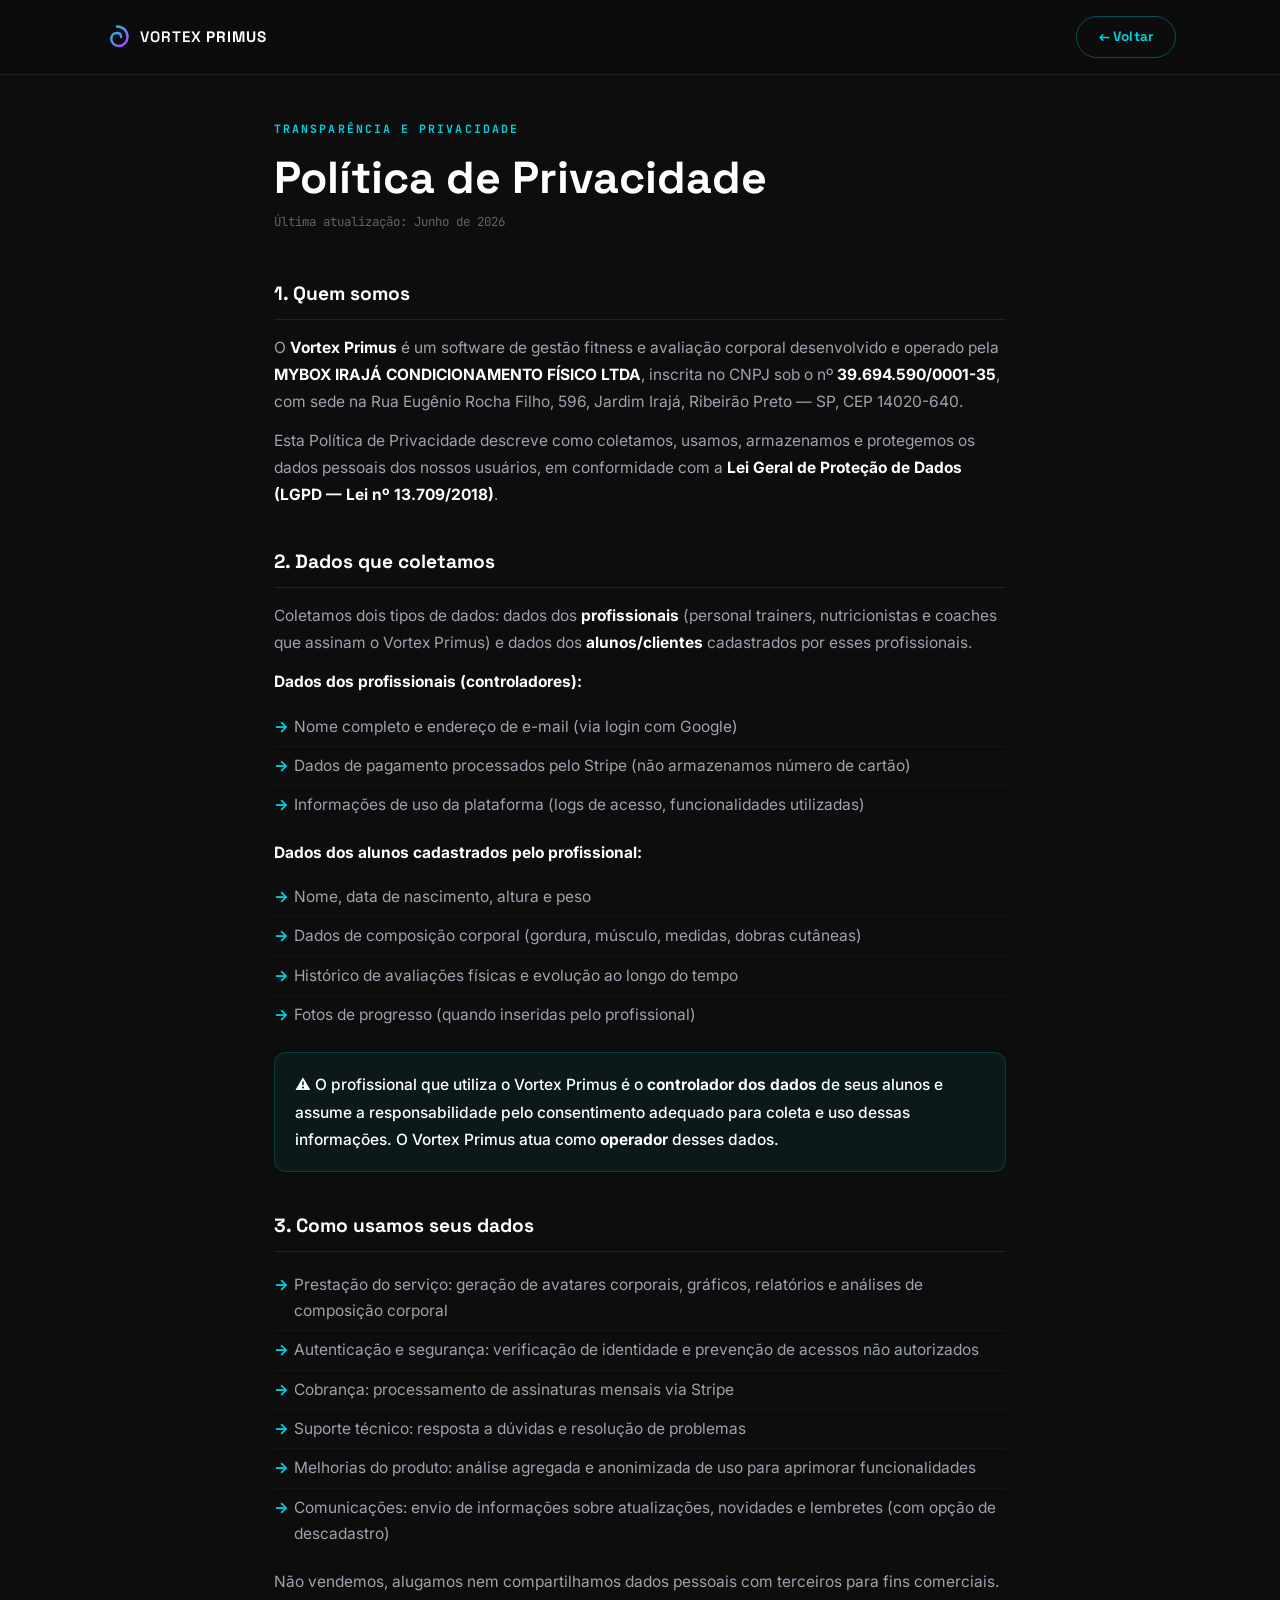
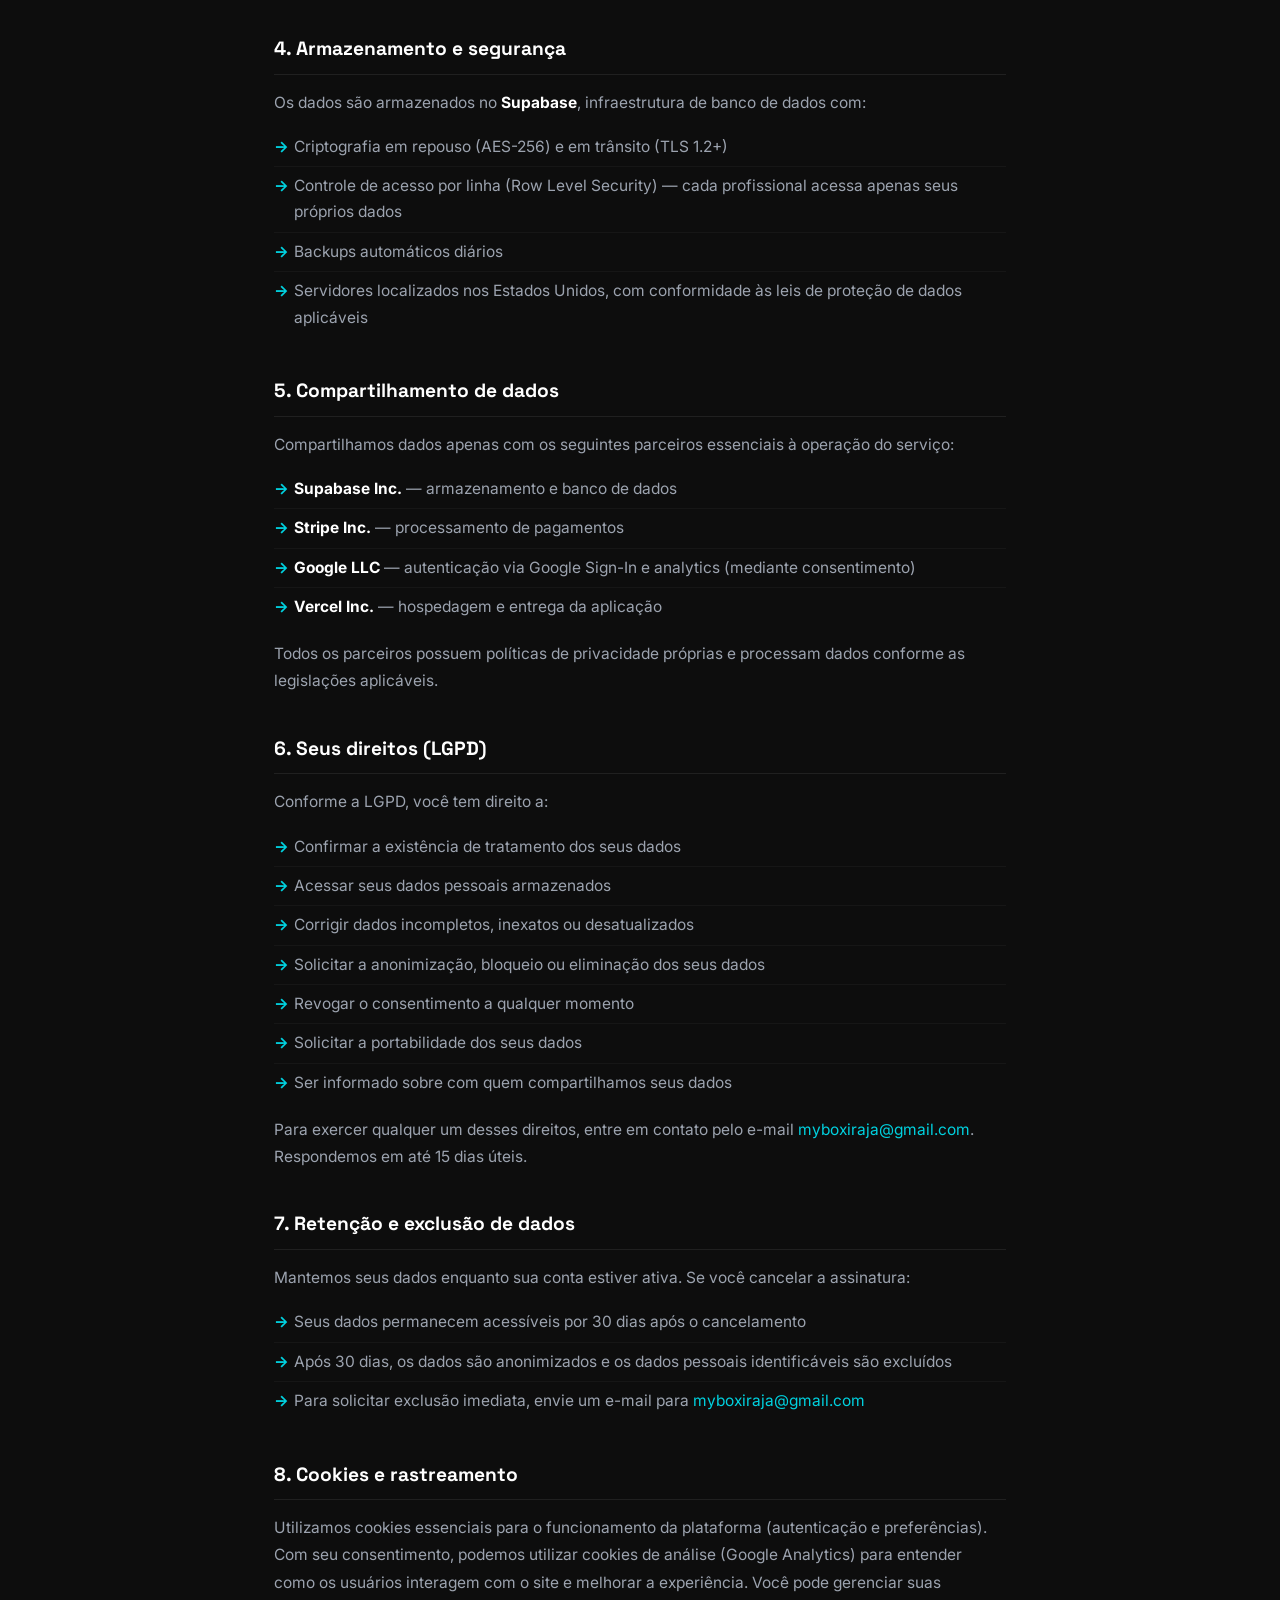
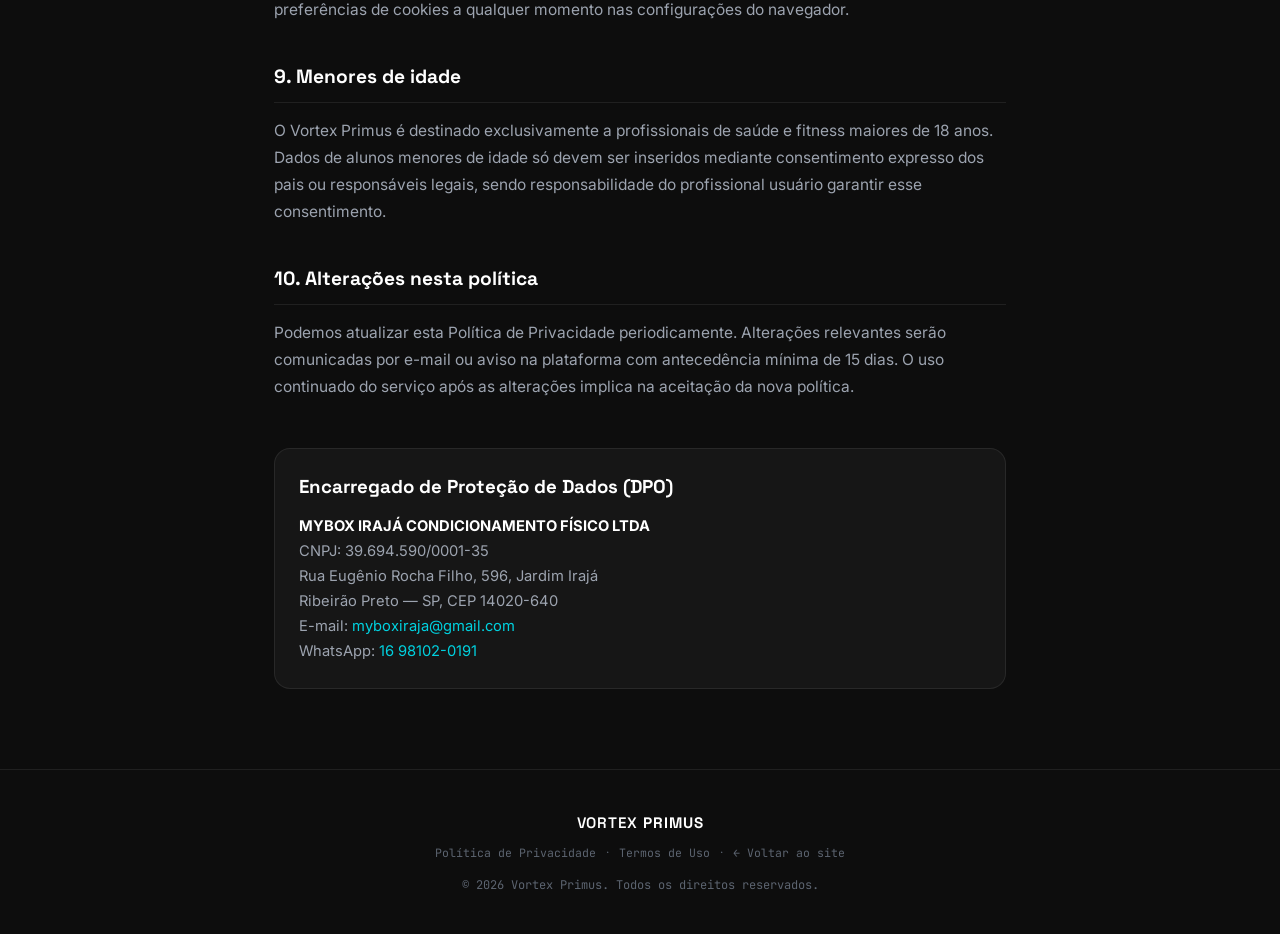
<file: privacidade.html>
<!DOCTYPE html>
<html lang="pt-BR">
<head>
  <meta charset="UTF-8">
  <meta name="viewport" content="width=device-width, initial-scale=1.0">
  <title>Política de Privacidade — Vortex Primus</title>
  <meta name="description" content="Política de Privacidade do Vortex Primus. Saiba como coletamos, usamos e protegemos seus dados conforme a LGPD.">
  <meta name="robots" content="noindex, follow">
  <link rel="icon" href="data:image/svg+xml,<svg xmlns='http://www.w3.org/2000/svg' viewBox='0 0 32 32'><defs><linearGradient id='g' x1='0' y1='0' x2='1' y2='1'><stop offset='0' stop-color='%2300D1DF'/><stop offset='1' stop-color='%23BF3DFB'/></linearGradient></defs><path d='M16 3 C24 3 29 9 29 16 C29 22 24 27 18 27 C13 27 9 23 9 18 C9 14 12 11 16 11 C19 11 21 13 21 16' fill='none' stroke='url(%23g)' stroke-width='3' stroke-linecap='round'/></svg>">
  <link rel="preconnect" href="https://fonts.googleapis.com">
  <link rel="preconnect" href="https://fonts.gstatic.com" crossorigin>
  <link href="https://fonts.googleapis.com/css2?family=Space+Grotesk:wght@500;600;700;800&family=Inter:wght@400;500;600&family=JetBrains+Mono:wght@500&display=swap" rel="stylesheet">
  <link rel="stylesheet" href="styles.css">
  <style>
    .legal-page { max-width: 780px; margin: 0 auto; padding: 120px 24px 80px; }
    .legal-eyebrow { font-family: var(--font-mono); font-size: 0.72rem; font-weight: 700; letter-spacing: 0.18em; text-transform: uppercase; color: var(--cyan); margin-bottom: 14px; display: block; }
    .legal-title { font-family: var(--font-display); font-weight: 800; font-size: clamp(1.8rem, 5vw, 2.8rem); line-height: 1.2; margin-bottom: 8px; }
    .legal-updated { font-family: var(--font-mono); font-size: 0.78rem; color: var(--text-tertiary); margin-bottom: 48px; display: block; }
    .legal-section { margin-bottom: 40px; }
    .legal-section h2 { font-family: var(--font-display); font-weight: 700; font-size: 1.2rem; color: var(--white); margin-bottom: 14px; padding-bottom: 10px; border-bottom: 1px solid var(--border); }
    .legal-section p { font-size: 0.97rem; color: var(--text-secondary); line-height: 1.75; margin-bottom: 12px; }
    .legal-section ul { list-style: none; margin: 0 0 14px; padding: 0; }
    .legal-section ul li { font-size: 0.97rem; color: var(--text-secondary); line-height: 1.7; padding: 6px 0 6px 20px; position: relative; border-bottom: 1px solid rgba(255,255,255,0.04); }
    .legal-section ul li::before { content: '→'; position: absolute; left: 0; color: var(--cyan); font-weight: 700; }
    .legal-section ul li:last-child { border-bottom: none; }
    .legal-highlight { background: rgba(0,209,223,0.06); border: 1px solid rgba(0,209,223,0.2); border-radius: 12px; padding: 18px 20px; margin: 18px 0; }
    .legal-highlight p { margin: 0; color: var(--white) !important; font-weight: 500; }
    .legal-contact { background: var(--bg-elevated); border: 1px solid var(--border); border-radius: 16px; padding: 24px; margin-top: 48px; }
    .legal-contact h3 { font-family: var(--font-display); font-weight: 700; color: var(--white); margin-bottom: 12px; }
    .legal-contact p { font-size: 0.92rem; color: var(--text-secondary); line-height: 1.7; margin: 0; }
    .legal-contact a { color: var(--cyan); }
    strong { color: var(--white); }
  </style>
</head>
<body>
  <nav class="nav">
    <div class="container nav-inner">
      <a href="/" class="logo">
        <svg class="logo-mark" viewBox="0 0 32 32" width="26" height="26" aria-hidden="true">
          <defs><linearGradient id="logoGrad" x1="0" y1="0" x2="1" y2="1"><stop offset="0" stop-color="#00D1DF"/><stop offset="1" stop-color="#BF3DFB"/></linearGradient></defs>
          <path d="M16 3 C24 3 29 9 29 16 C29 22 24 27 18 27 C13 27 9 23 9 18 C9 14 12 11 16 11 C19 11 21 13 21 16" fill="none" stroke="url(#logoGrad)" stroke-width="3" stroke-linecap="round"/>
        </svg>
        <span class="logo-text">VORTEX <strong>PRIMUS</strong></span>
      </a>
      <a href="/" class="btn btn-ghost">← Voltar</a>
    </div>
  </nav>

  <main class="legal-page">
    <span class="legal-eyebrow">Transparência e Privacidade</span>
    <h1 class="legal-title">Política de Privacidade</h1>
    <span class="legal-updated">Última atualização: Junho de 2026</span>

    <div class="legal-section">
      <h2>1. Quem somos</h2>
      <p>O <strong>Vortex Primus</strong> é um software de gestão fitness e avaliação corporal desenvolvido e operado pela <strong>MYBOX IRAJÁ CONDICIONAMENTO FÍSICO LTDA</strong>, inscrita no CNPJ sob o nº <strong>39.694.590/0001-35</strong>, com sede na Rua Eugênio Rocha Filho, 596, Jardim Irajá, Ribeirão Preto — SP, CEP 14020-640.</p>
      <p>Esta Política de Privacidade descreve como coletamos, usamos, armazenamos e protegemos os dados pessoais dos nossos usuários, em conformidade com a <strong>Lei Geral de Proteção de Dados (LGPD — Lei nº 13.709/2018)</strong>.</p>
    </div>

    <div class="legal-section">
      <h2>2. Dados que coletamos</h2>
      <p>Coletamos dois tipos de dados: dados dos <strong>profissionais</strong> (personal trainers, nutricionistas e coaches que assinam o Vortex Primus) e dados dos <strong>alunos/clientes</strong> cadastrados por esses profissionais.</p>
      <p><strong>Dados dos profissionais (controladores):</strong></p>
      <ul>
        <li>Nome completo e endereço de e-mail (via login com Google)</li>
        <li>Dados de pagamento processados pelo Stripe (não armazenamos número de cartão)</li>
        <li>Informações de uso da plataforma (logs de acesso, funcionalidades utilizadas)</li>
      </ul>
      <p><strong>Dados dos alunos cadastrados pelo profissional:</strong></p>
      <ul>
        <li>Nome, data de nascimento, altura e peso</li>
        <li>Dados de composição corporal (gordura, músculo, medidas, dobras cutâneas)</li>
        <li>Histórico de avaliações físicas e evolução ao longo do tempo</li>
        <li>Fotos de progresso (quando inseridas pelo profissional)</li>
      </ul>
      <div class="legal-highlight">
        <p>⚠️ O profissional que utiliza o Vortex Primus é o <strong>controlador dos dados</strong> de seus alunos e assume a responsabilidade pelo consentimento adequado para coleta e uso dessas informações. O Vortex Primus atua como <strong>operador</strong> desses dados.</p>
      </div>
    </div>

    <div class="legal-section">
      <h2>3. Como usamos seus dados</h2>
      <ul>
        <li>Prestação do serviço: geração de avatares corporais, gráficos, relatórios e análises de composição corporal</li>
        <li>Autenticação e segurança: verificação de identidade e prevenção de acessos não autorizados</li>
        <li>Cobrança: processamento de assinaturas mensais via Stripe</li>
        <li>Suporte técnico: resposta a dúvidas e resolução de problemas</li>
        <li>Melhorias do produto: análise agregada e anonimizada de uso para aprimorar funcionalidades</li>
        <li>Comunicações: envio de informações sobre atualizações, novidades e lembretes (com opção de descadastro)</li>
      </ul>
      <p>Não vendemos, alugamos nem compartilhamos dados pessoais com terceiros para fins comerciais.</p>
    </div>

    <div class="legal-section">
      <h2>4. Armazenamento e segurança</h2>
      <p>Os dados são armazenados no <strong>Supabase</strong>, infraestrutura de banco de dados com:</p>
      <ul>
        <li>Criptografia em repouso (AES-256) e em trânsito (TLS 1.2+)</li>
        <li>Controle de acesso por linha (Row Level Security) — cada profissional acessa apenas seus próprios dados</li>
        <li>Backups automáticos diários</li>
        <li>Servidores localizados nos Estados Unidos, com conformidade às leis de proteção de dados aplicáveis</li>
      </ul>
    </div>

    <div class="legal-section">
      <h2>5. Compartilhamento de dados</h2>
      <p>Compartilhamos dados apenas com os seguintes parceiros essenciais à operação do serviço:</p>
      <ul>
        <li><strong>Supabase Inc.</strong> — armazenamento e banco de dados</li>
        <li><strong>Stripe Inc.</strong> — processamento de pagamentos</li>
        <li><strong>Google LLC</strong> — autenticação via Google Sign-In e analytics (mediante consentimento)</li>
        <li><strong>Vercel Inc.</strong> — hospedagem e entrega da aplicação</li>
      </ul>
      <p>Todos os parceiros possuem políticas de privacidade próprias e processam dados conforme as legislações aplicáveis.</p>
    </div>

    <div class="legal-section">
      <h2>6. Seus direitos (LGPD)</h2>
      <p>Conforme a LGPD, você tem direito a:</p>
      <ul>
        <li>Confirmar a existência de tratamento dos seus dados</li>
        <li>Acessar seus dados pessoais armazenados</li>
        <li>Corrigir dados incompletos, inexatos ou desatualizados</li>
        <li>Solicitar a anonimização, bloqueio ou eliminação dos seus dados</li>
        <li>Revogar o consentimento a qualquer momento</li>
        <li>Solicitar a portabilidade dos seus dados</li>
        <li>Ser informado sobre com quem compartilhamos seus dados</li>
      </ul>
      <p>Para exercer qualquer um desses direitos, entre em contato pelo e-mail <a href="mailto:myboxiraja@gmail.com" style="color:var(--cyan)">myboxiraja@gmail.com</a>. Respondemos em até 15 dias úteis.</p>
    </div>

    <div class="legal-section">
      <h2>7. Retenção e exclusão de dados</h2>
      <p>Mantemos seus dados enquanto sua conta estiver ativa. Se você cancelar a assinatura:</p>
      <ul>
        <li>Seus dados permanecem acessíveis por 30 dias após o cancelamento</li>
        <li>Após 30 dias, os dados são anonimizados e os dados pessoais identificáveis são excluídos</li>
        <li>Para solicitar exclusão imediata, envie um e-mail para <a href="mailto:myboxiraja@gmail.com" style="color:var(--cyan)">myboxiraja@gmail.com</a></li>
      </ul>
    </div>

    <div class="legal-section">
      <h2>8. Cookies e rastreamento</h2>
      <p>Utilizamos cookies essenciais para o funcionamento da plataforma (autenticação e preferências). Com seu consentimento, podemos utilizar cookies de análise (Google Analytics) para entender como os usuários interagem com o site e melhorar a experiência. Você pode gerenciar suas preferências de cookies a qualquer momento nas configurações do navegador.</p>
    </div>

    <div class="legal-section">
      <h2>9. Menores de idade</h2>
      <p>O Vortex Primus é destinado exclusivamente a profissionais de saúde e fitness maiores de 18 anos. Dados de alunos menores de idade só devem ser inseridos mediante consentimento expresso dos pais ou responsáveis legais, sendo responsabilidade do profissional usuário garantir esse consentimento.</p>
    </div>

    <div class="legal-section">
      <h2>10. Alterações nesta política</h2>
      <p>Podemos atualizar esta Política de Privacidade periodicamente. Alterações relevantes serão comunicadas por e-mail ou aviso na plataforma com antecedência mínima de 15 dias. O uso continuado do serviço após as alterações implica na aceitação da nova política.</p>
    </div>

    <div class="legal-contact">
      <h3>Encarregado de Proteção de Dados (DPO)</h3>
      <p>
        <strong>MYBOX IRAJÁ CONDICIONAMENTO FÍSICO LTDA</strong><br>
        CNPJ: 39.694.590/0001-35<br>
        Rua Eugênio Rocha Filho, 596, Jardim Irajá<br>
        Ribeirão Preto — SP, CEP 14020-640<br>
        E-mail: <a href="mailto:myboxiraja@gmail.com">myboxiraja@gmail.com</a><br>
        WhatsApp: <a href="https://wa.me/5516981020191">16 98102-0191</a>
      </p>
    </div>
  </main>

  <footer class="footer">
    <div class="container footer-inner">
      <span class="logo-text">VORTEX <strong>PRIMUS</strong></span>
      <div class="footer-links">
        <a href="/privacidade" class="footer-link">Política de Privacidade</a>
        <span class="footer-sep">·</span>
        <a href="/termos" class="footer-link">Termos de Uso</a>
        <span class="footer-sep">·</span>
        <a href="/" class="footer-link">← Voltar ao site</a>
      </div>
      <p class="footer-copy">© 2026 Vortex Primus. Todos os direitos reservados.</p>
    </div>
  </footer>
</body>
</html>
</file>
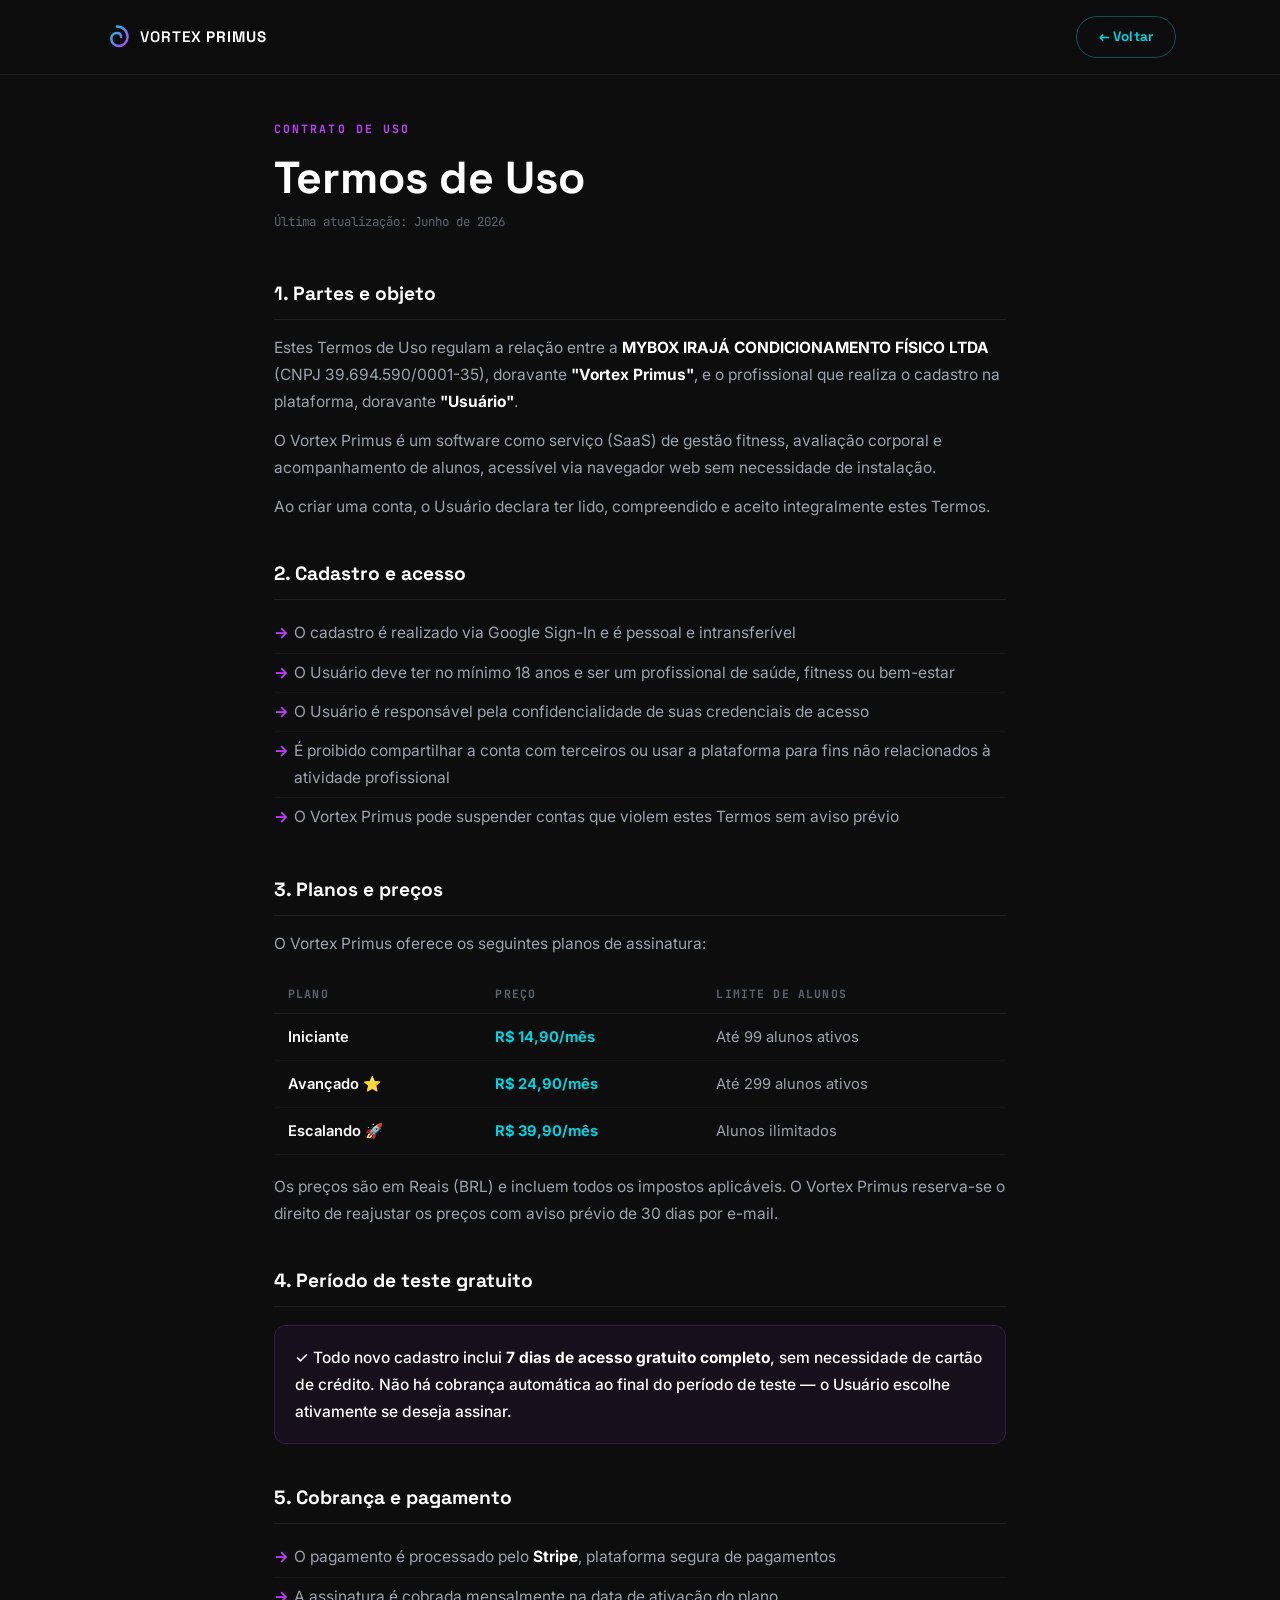
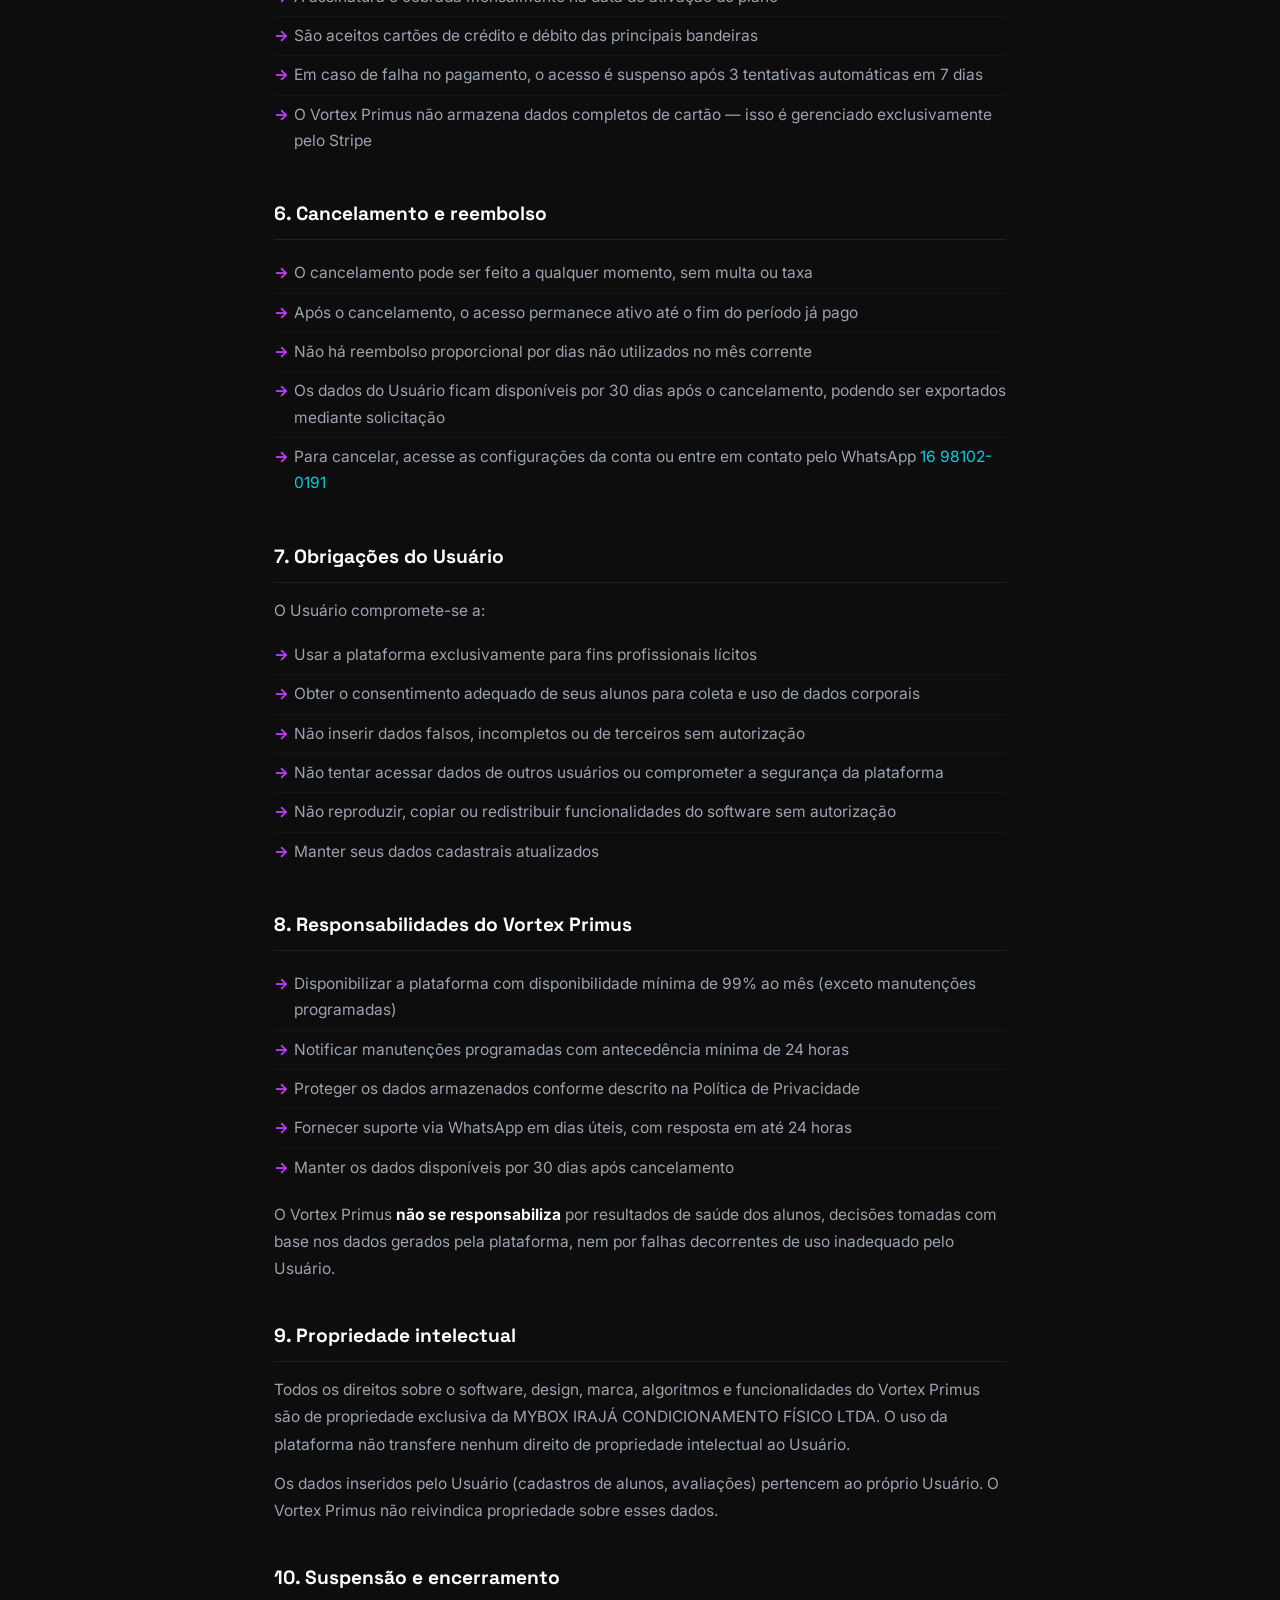
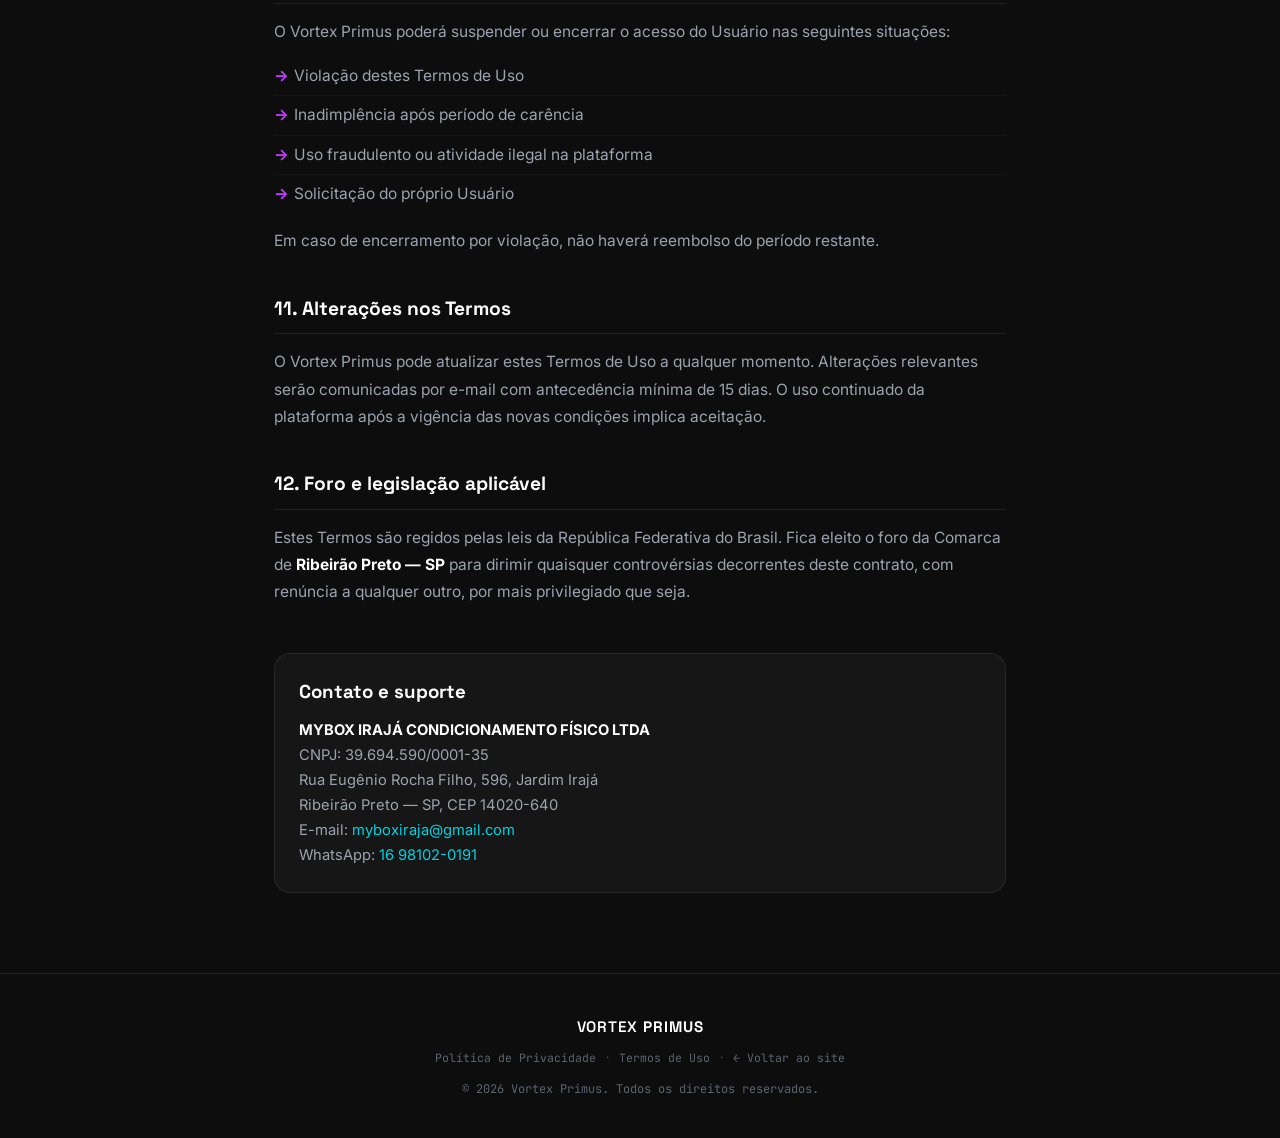
<file: termos.html>
<!DOCTYPE html>
<html lang="pt-BR">
<head>
  <meta charset="UTF-8">
  <meta name="viewport" content="width=device-width, initial-scale=1.0">
  <title>Termos de Uso — Vortex Primus</title>
  <meta name="description" content="Termos de Uso do Vortex Primus. Condições de contratação, pagamento, cancelamento e uso da plataforma.">
  <meta name="robots" content="noindex, follow">
  <link rel="icon" href="data:image/svg+xml,<svg xmlns='http://www.w3.org/2000/svg' viewBox='0 0 32 32'><defs><linearGradient id='g' x1='0' y1='0' x2='1' y2='1'><stop offset='0' stop-color='%2300D1DF'/><stop offset='1' stop-color='%23BF3DFB'/></linearGradient></defs><path d='M16 3 C24 3 29 9 29 16 C29 22 24 27 18 27 C13 27 9 23 9 18 C9 14 12 11 16 11 C19 11 21 13 21 16' fill='none' stroke='url(%23g)' stroke-width='3' stroke-linecap='round'/></svg>">
  <link rel="preconnect" href="https://fonts.googleapis.com">
  <link rel="preconnect" href="https://fonts.gstatic.com" crossorigin>
  <link href="https://fonts.googleapis.com/css2?family=Space+Grotesk:wght@500;600;700;800&family=Inter:wght@400;500;600&family=JetBrains+Mono:wght@500&display=swap" rel="stylesheet">
  <link rel="stylesheet" href="styles.css">
  <style>
    .legal-page { max-width: 780px; margin: 0 auto; padding: 120px 24px 80px; }
    .legal-eyebrow { font-family: var(--font-mono); font-size: 0.72rem; font-weight: 700; letter-spacing: 0.18em; text-transform: uppercase; color: var(--purple); margin-bottom: 14px; display: block; }
    .legal-title { font-family: var(--font-display); font-weight: 800; font-size: clamp(1.8rem, 5vw, 2.8rem); line-height: 1.2; margin-bottom: 8px; }
    .legal-updated { font-family: var(--font-mono); font-size: 0.78rem; color: var(--text-tertiary); margin-bottom: 48px; display: block; }
    .legal-section { margin-bottom: 40px; }
    .legal-section h2 { font-family: var(--font-display); font-weight: 700; font-size: 1.2rem; color: var(--white); margin-bottom: 14px; padding-bottom: 10px; border-bottom: 1px solid var(--border); }
    .legal-section p { font-size: 0.97rem; color: var(--text-secondary); line-height: 1.75; margin-bottom: 12px; }
    .legal-section ul { list-style: none; margin: 0 0 14px; padding: 0; }
    .legal-section ul li { font-size: 0.97rem; color: var(--text-secondary); line-height: 1.7; padding: 6px 0 6px 20px; position: relative; border-bottom: 1px solid rgba(255,255,255,0.04); }
    .legal-section ul li::before { content: '→'; position: absolute; left: 0; color: var(--purple); font-weight: 700; }
    .legal-section ul li:last-child { border-bottom: none; }
    .legal-highlight { background: rgba(191,61,251,0.06); border: 1px solid rgba(191,61,251,0.2); border-radius: 12px; padding: 18px 20px; margin: 18px 0; }
    .legal-highlight p { margin: 0; color: var(--white) !important; font-weight: 500; }
    .plan-table { width: 100%; border-collapse: collapse; margin: 18px 0; }
    .plan-table th { font-family: var(--font-mono); font-size: 0.72rem; font-weight: 700; letter-spacing: 0.1em; text-transform: uppercase; color: var(--text-tertiary); padding: 10px 14px; text-align: left; border-bottom: 1px solid var(--border); }
    .plan-table td { font-size: 0.92rem; color: var(--text-secondary); padding: 12px 14px; border-bottom: 1px solid rgba(255,255,255,0.04); }
    .plan-table td:first-child { color: var(--white); font-weight: 600; }
    .plan-table td.highlight { color: var(--cyan); font-weight: 700; }
    .legal-contact { background: var(--bg-elevated); border: 1px solid var(--border); border-radius: 16px; padding: 24px; margin-top: 48px; }
    .legal-contact h3 { font-family: var(--font-display); font-weight: 700; color: var(--white); margin-bottom: 12px; }
    .legal-contact p { font-size: 0.92rem; color: var(--text-secondary); line-height: 1.7; margin: 0; }
    .legal-contact a { color: var(--cyan); }
    strong { color: var(--white); }
  </style>
</head>
<body>
  <nav class="nav">
    <div class="container nav-inner">
      <a href="/" class="logo">
        <svg class="logo-mark" viewBox="0 0 32 32" width="26" height="26" aria-hidden="true">
          <defs><linearGradient id="logoGrad" x1="0" y1="0" x2="1" y2="1"><stop offset="0" stop-color="#00D1DF"/><stop offset="1" stop-color="#BF3DFB"/></linearGradient></defs>
          <path d="M16 3 C24 3 29 9 29 16 C29 22 24 27 18 27 C13 27 9 23 9 18 C9 14 12 11 16 11 C19 11 21 13 21 16" fill="none" stroke="url(#logoGrad)" stroke-width="3" stroke-linecap="round"/>
        </svg>
        <span class="logo-text">VORTEX <strong>PRIMUS</strong></span>
      </a>
      <a href="/" class="btn btn-ghost">← Voltar</a>
    </div>
  </nav>

  <main class="legal-page">
    <span class="legal-eyebrow">Contrato de Uso</span>
    <h1 class="legal-title">Termos de Uso</h1>
    <span class="legal-updated">Última atualização: Junho de 2026</span>

    <div class="legal-section">
      <h2>1. Partes e objeto</h2>
      <p>Estes Termos de Uso regulam a relação entre a <strong>MYBOX IRAJÁ CONDICIONAMENTO FÍSICO LTDA</strong> (CNPJ 39.694.590/0001-35), doravante <strong>"Vortex Primus"</strong>, e o profissional que realiza o cadastro na plataforma, doravante <strong>"Usuário"</strong>.</p>
      <p>O Vortex Primus é um software como serviço (SaaS) de gestão fitness, avaliação corporal e acompanhamento de alunos, acessível via navegador web sem necessidade de instalação.</p>
      <p>Ao criar uma conta, o Usuário declara ter lido, compreendido e aceito integralmente estes Termos.</p>
    </div>

    <div class="legal-section">
      <h2>2. Cadastro e acesso</h2>
      <ul>
        <li>O cadastro é realizado via Google Sign-In e é pessoal e intransferível</li>
        <li>O Usuário deve ter no mínimo 18 anos e ser um profissional de saúde, fitness ou bem-estar</li>
        <li>O Usuário é responsável pela confidencialidade de suas credenciais de acesso</li>
        <li>É proibido compartilhar a conta com terceiros ou usar a plataforma para fins não relacionados à atividade profissional</li>
        <li>O Vortex Primus pode suspender contas que violem estes Termos sem aviso prévio</li>
      </ul>
    </div>

    <div class="legal-section">
      <h2>3. Planos e preços</h2>
      <p>O Vortex Primus oferece os seguintes planos de assinatura:</p>
      <table class="plan-table">
        <thead>
          <tr>
            <th>Plano</th>
            <th>Preço</th>
            <th>Limite de alunos</th>
          </tr>
        </thead>
        <tbody>
          <tr>
            <td>Iniciante</td>
            <td class="highlight">R$ 14,90/mês</td>
            <td>Até 99 alunos ativos</td>
          </tr>
          <tr>
            <td>Avançado ⭐</td>
            <td class="highlight">R$ 24,90/mês</td>
            <td>Até 299 alunos ativos</td>
          </tr>
          <tr>
            <td>Escalando 🚀</td>
            <td class="highlight">R$ 39,90/mês</td>
            <td>Alunos ilimitados</td>
          </tr>
        </tbody>
      </table>
      <p>Os preços são em Reais (BRL) e incluem todos os impostos aplicáveis. O Vortex Primus reserva-se o direito de reajustar os preços com aviso prévio de 30 dias por e-mail.</p>
    </div>

    <div class="legal-section">
      <h2>4. Período de teste gratuito</h2>
      <div class="legal-highlight">
        <p>✓ Todo novo cadastro inclui <strong>7 dias de acesso gratuito completo</strong>, sem necessidade de cartão de crédito. Não há cobrança automática ao final do período de teste — o Usuário escolhe ativamente se deseja assinar.</p>
      </div>
    </div>

    <div class="legal-section">
      <h2>5. Cobrança e pagamento</h2>
      <ul>
        <li>O pagamento é processado pelo <strong>Stripe</strong>, plataforma segura de pagamentos</li>
        <li>A assinatura é cobrada mensalmente na data de ativação do plano</li>
        <li>São aceitos cartões de crédito e débito das principais bandeiras</li>
        <li>Em caso de falha no pagamento, o acesso é suspenso após 3 tentativas automáticas em 7 dias</li>
        <li>O Vortex Primus não armazena dados completos de cartão — isso é gerenciado exclusivamente pelo Stripe</li>
      </ul>
    </div>

    <div class="legal-section">
      <h2>6. Cancelamento e reembolso</h2>
      <ul>
        <li>O cancelamento pode ser feito a qualquer momento, sem multa ou taxa</li>
        <li>Após o cancelamento, o acesso permanece ativo até o fim do período já pago</li>
        <li>Não há reembolso proporcional por dias não utilizados no mês corrente</li>
        <li>Os dados do Usuário ficam disponíveis por 30 dias após o cancelamento, podendo ser exportados mediante solicitação</li>
        <li>Para cancelar, acesse as configurações da conta ou entre em contato pelo WhatsApp <a href="https://wa.me/5516981020191" style="color:var(--cyan)">16 98102-0191</a></li>
      </ul>
    </div>

    <div class="legal-section">
      <h2>7. Obrigações do Usuário</h2>
      <p>O Usuário compromete-se a:</p>
      <ul>
        <li>Usar a plataforma exclusivamente para fins profissionais lícitos</li>
        <li>Obter o consentimento adequado de seus alunos para coleta e uso de dados corporais</li>
        <li>Não inserir dados falsos, incompletos ou de terceiros sem autorização</li>
        <li>Não tentar acessar dados de outros usuários ou comprometer a segurança da plataforma</li>
        <li>Não reproduzir, copiar ou redistribuir funcionalidades do software sem autorização</li>
        <li>Manter seus dados cadastrais atualizados</li>
      </ul>
    </div>

    <div class="legal-section">
      <h2>8. Responsabilidades do Vortex Primus</h2>
      <ul>
        <li>Disponibilizar a plataforma com disponibilidade mínima de 99% ao mês (exceto manutenções programadas)</li>
        <li>Notificar manutenções programadas com antecedência mínima de 24 horas</li>
        <li>Proteger os dados armazenados conforme descrito na Política de Privacidade</li>
        <li>Fornecer suporte via WhatsApp em dias úteis, com resposta em até 24 horas</li>
        <li>Manter os dados disponíveis por 30 dias após cancelamento</li>
      </ul>
      <p>O Vortex Primus <strong>não se responsabiliza</strong> por resultados de saúde dos alunos, decisões tomadas com base nos dados gerados pela plataforma, nem por falhas decorrentes de uso inadequado pelo Usuário.</p>
    </div>

    <div class="legal-section">
      <h2>9. Propriedade intelectual</h2>
      <p>Todos os direitos sobre o software, design, marca, algoritmos e funcionalidades do Vortex Primus são de propriedade exclusiva da MYBOX IRAJÁ CONDICIONAMENTO FÍSICO LTDA. O uso da plataforma não transfere nenhum direito de propriedade intelectual ao Usuário.</p>
      <p>Os dados inseridos pelo Usuário (cadastros de alunos, avaliações) pertencem ao próprio Usuário. O Vortex Primus não reivindica propriedade sobre esses dados.</p>
    </div>

    <div class="legal-section">
      <h2>10. Suspensão e encerramento</h2>
      <p>O Vortex Primus poderá suspender ou encerrar o acesso do Usuário nas seguintes situações:</p>
      <ul>
        <li>Violação destes Termos de Uso</li>
        <li>Inadimplência após período de carência</li>
        <li>Uso fraudulento ou atividade ilegal na plataforma</li>
        <li>Solicitação do próprio Usuário</li>
      </ul>
      <p>Em caso de encerramento por violação, não haverá reembolso do período restante.</p>
    </div>

    <div class="legal-section">
      <h2>11. Alterações nos Termos</h2>
      <p>O Vortex Primus pode atualizar estes Termos de Uso a qualquer momento. Alterações relevantes serão comunicadas por e-mail com antecedência mínima de 15 dias. O uso continuado da plataforma após a vigência das novas condições implica aceitação.</p>
    </div>

    <div class="legal-section">
      <h2>12. Foro e legislação aplicável</h2>
      <p>Estes Termos são regidos pelas leis da República Federativa do Brasil. Fica eleito o foro da Comarca de <strong>Ribeirão Preto — SP</strong> para dirimir quaisquer controvérsias decorrentes deste contrato, com renúncia a qualquer outro, por mais privilegiado que seja.</p>
    </div>

    <div class="legal-contact">
      <h3>Contato e suporte</h3>
      <p>
        <strong>MYBOX IRAJÁ CONDICIONAMENTO FÍSICO LTDA</strong><br>
        CNPJ: 39.694.590/0001-35<br>
        Rua Eugênio Rocha Filho, 596, Jardim Irajá<br>
        Ribeirão Preto — SP, CEP 14020-640<br>
        E-mail: <a href="mailto:myboxiraja@gmail.com">myboxiraja@gmail.com</a><br>
        WhatsApp: <a href="https://wa.me/5516981020191">16 98102-0191</a>
      </p>
    </div>
  </main>

  <footer class="footer">
    <div class="container footer-inner">
      <span class="logo-text">VORTEX <strong>PRIMUS</strong></span>
      <div class="footer-links">
        <a href="/privacidade" class="footer-link">Política de Privacidade</a>
        <span class="footer-sep">·</span>
        <a href="/termos" class="footer-link">Termos de Uso</a>
        <span class="footer-sep">·</span>
        <a href="/" class="footer-link">← Voltar ao site</a>
      </div>
      <p class="footer-copy">© 2026 Vortex Primus. Todos os direitos reservados.</p>
    </div>
  </footer>
</body>
</html>
</file>
<file: styles.css>
/* ============================================
   VORTEX PRIMUS — Landing Page v4 (rebuild)
   "Seu aluno vê a própria evolução. E não cancela."
   Assinatura visual: HUD de scan (cantos cyan) +
   eyebrows "SINAL · ___" + holograma gordura↓/músculo↑
   ============================================ */

@import url('https://fonts.googleapis.com/css2?family=Space+Grotesk:wght@500;600;700;800;900&family=Inter:wght@400;500;600;700&family=JetBrains+Mono:wght@500;700&display=swap');

:root {
  --bg: #0D0D0D;
  --bg-elevated: #161616;
  --bg-panel: #14171B;

  --cyan: #00D1DF;
  --purple: #BF3DFB;
  --red: #FF5C5C;
  --green: #3DDC84;

  --white: #FFFFFF;
  --text-secondary: #9CA3AF;
  --text-tertiary: #5C6470;
  --border: rgba(255,255,255,0.08);
  --border-glow: rgba(0,209,223,0.35);

  --gradient-brand: linear-gradient(135deg, var(--cyan), var(--purple));

  --font-display: 'Space Grotesk', sans-serif;
  --font-body: 'Inter', sans-serif;
  --font-mono: 'JetBrains Mono', monospace;

  --container-w: 1120px;
}

* { margin: 0; padding: 0; box-sizing: border-box; }

html { scroll-behavior: smooth; }

body {
  background: var(--bg);
  color: var(--white);
  font-family: var(--font-body);
  -webkit-font-smoothing: antialiased;
  overflow-x: hidden;
  line-height: 1.5;
}

img, video { max-width: 100%; display: block; }

a { color: inherit; text-decoration: none; }

::selection { background: rgba(0,209,223,0.3); color: var(--white); }

:focus-visible {
  outline: 2px solid var(--cyan);
  outline-offset: 3px;
  border-radius: 4px;
}

.container {
  max-width: var(--container-w);
  margin: 0 auto;
  padding: 0 24px;
}

/* ============ SHARED TYPE ============ */
.grad-text {
  background: var(--gradient-brand);
  -webkit-background-clip: text;
  background-clip: text;
  color: transparent;
}

.section-title {
  font-family: var(--font-display);
  font-weight: 800;
  font-size: clamp(1.75rem, 5vw, 2.75rem);
  line-height: 1.2;
  letter-spacing: -0.01em;
  margin-bottom: 20px;
}

.section-intro {
  color: var(--text-secondary);
  font-size: clamp(1rem, 2vw, 1.1rem);
  max-width: 640px;
  margin-bottom: 36px;
}

.section-closing {
  text-align: center;
  font-family: var(--font-display);
  font-weight: 700;
  font-size: clamp(1.1rem, 3vw, 1.5rem);
  color: var(--text-secondary);
  margin-top: 40px;
}

.microcopy {
  font-family: var(--font-mono);
  font-size: 0.78rem;
  color: var(--text-tertiary);
  letter-spacing: 0.02em;
}

/* ============ SIGNAL TAG (eyebrow / assinatura) ============ */
/* ============ SCAN FRAME (cantos HUD — assinatura visual) ============ */
.scan-frame {
  position: relative;
  border-radius: 20px;
  overflow: hidden;
  border: 1px solid var(--border);
  background: var(--bg-panel);
}

.corner {
  position: absolute;
  width: 22px;
  height: 22px;
  border-color: var(--cyan);
  filter: drop-shadow(0 0 5px rgba(0,209,223,0.65));
  z-index: 2;
  pointer-events: none;
}

.corner-tl { top: 14px; left: 14px; border-top: 2px solid; border-left: 2px solid; border-radius: 6px 0 0 0; }
.corner-tr { top: 14px; right: 14px; border-top: 2px solid; border-right: 2px solid; border-radius: 0 6px 0 0; }
.corner-bl { bottom: 14px; left: 14px; border-bottom: 2px solid; border-left: 2px solid; border-radius: 0 0 0 6px; }
.corner-br { bottom: 14px; right: 14px; border-bottom: 2px solid; border-right: 2px solid; border-radius: 0 0 6px 0; }

/* ============ BUTTONS ============ */
.btn {
  display: inline-flex;
  align-items: center;
  justify-content: center;
  font-family: var(--font-display);
  font-weight: 700;
  font-size: 0.95rem;
  letter-spacing: 0.01em;
  padding: 14px 30px;
  border-radius: 999px;
  border: none;
  cursor: pointer;
  transition: transform 0.2s ease, box-shadow 0.2s ease, background 0.2s ease;
  white-space: nowrap;
}

.btn-primary {
  background: var(--gradient-brand);
  color: #0A0A0A;
  box-shadow: 0 8px 24px -8px rgba(0,209,223,0.5);
}

.btn-primary:hover {
  transform: translateY(-2px);
  box-shadow: 0 12px 28px -8px rgba(191,61,251,0.55);
}

.btn-ghost {
  border: 1px solid var(--border-glow);
  color: var(--cyan);
  background: transparent;
  padding: 10px 22px;
  font-size: 0.85rem;
}

.btn-ghost:hover { background: rgba(0,209,223,0.08); }

.btn-large {
  padding: 18px 40px;
  font-size: 1.05rem;
}

/* ============ NAV ============ */
.nav {
  position: fixed;
  top: 0; left: 0; right: 0;
  z-index: 100;
  padding: 16px 0;
  background: rgba(13,13,13,0.75);
  backdrop-filter: blur(12px);
  border-bottom: 1px solid var(--border);
}

.nav-inner {
  display: flex;
  align-items: center;
  justify-content: space-between;
}

.logo {
  display: flex;
  align-items: center;
  gap: 10px;
}

.logo-text {
  font-family: var(--font-display);
  font-weight: 600;
  font-size: 0.95rem;
  letter-spacing: 0.06em;
}

.logo-text strong { font-weight: 800; }

/* ============ HERO ============ */
.hero { padding-bottom: 64px; }

.hero-media {
  position: relative;
  width: 100%;
  height: 64vh;
  min-height: 420px;
  max-height: 720px;
  border-radius: 0;
  border: none;
}

@media (max-width: 640px) {
  .hero-media { height: 50vh; min-height: 340px; max-height: 520px; }
}

.hero-video {
  width: 100%;
  height: 100%;
  object-fit: cover;
  object-position: center 35%;
}

.hero-gradient {
  position: absolute;
  inset: 0;
  background: linear-gradient(to top,
    rgba(13,13,13,0.98) 0%,
    rgba(13,13,13,0.75) 28%,
    rgba(13,13,13,0.15) 58%,
    rgba(13,13,13,0) 75%);
  z-index: 1;
}

.hero-headline {
  position: absolute;
  left: 0; right: 0; bottom: 0;
  padding: 28px 24px 36px;
  z-index: 2;
  max-width: var(--container-w);
  margin: 0 auto;
}

.hero-headline h1 {
  display: flex;
  flex-direction: column;
  gap: 4px;
  font-family: var(--font-display);
  font-weight: 800;
  font-size: clamp(1.6rem, 6.4vw, 3rem);
  line-height: 1.18;
  letter-spacing: -0.01em;
}

.hero-headline .line-accent { color: var(--red); }

.hero-body { padding-top: 40px; }

.hero-diagnosis { max-width: 480px; margin-bottom: 28px; }

.diag-item {
  display: flex;
  align-items: center;
  gap: 12px;
  padding: 9px 0;
  border-bottom: 1px solid var(--border);
  color: var(--text-secondary);
  font-size: 0.98rem;
}

.diag-item:first-child { border-top: 1px solid var(--border); }

.diag-check {
  display: flex;
  align-items: center;
  justify-content: center;
  flex-shrink: 0;
  width: 22px; height: 22px;
  border-radius: 50%;
  background: rgba(0,209,223,0.12);
  color: var(--cyan);
  font-size: 0.7rem;
  font-weight: 700;
}

.diag-twist {
  font-family: var(--font-display);
  font-weight: 700;
  font-size: clamp(1.15rem, 3.4vw, 1.5rem);
  line-height: 1.45;
  max-width: 540px;
  margin-bottom: 32px;
}

.diag-twist em { color: var(--red); font-style: normal; }

.lead {
  font-size: clamp(1.15rem, 3.2vw, 1.45rem);
  line-height: 1.5;
  max-width: 600px;
  margin-bottom: 18px;
}

.brand-line {
  color: var(--text-secondary);
  font-size: 1.02rem;
  max-width: 560px;
  margin-bottom: 32px;
}

.hero-body .microcopy { margin-top: 12px; }

/* ============ SECTIONS — SHARED RHYTHM ============ */
.section { padding: clamp(40px, 8vw, 120px) 0; }

.section-agitation,
.section-incluso,
.section-primus { background: var(--bg-elevated); }

/* Variação de background — quebra monotonia visual */
.section-virada {
  background: radial-gradient(ellipse 80% 60% at 60% 50%, rgba(191,61,251,0.06) 0%, transparent 70%), var(--bg);
}

.section-loop {
  background: radial-gradient(ellipse 70% 50% at 30% 50%, rgba(61,220,132,0.05) 0%, transparent 65%), var(--bg);
}

.section-entrega {
  background: radial-gradient(ellipse 80% 60% at 70% 40%, rgba(0,209,223,0.05) 0%, transparent 65%), var(--bg);
}

.section-credibilidade {
  background: radial-gradient(ellipse 60% 70% at 20% 50%, rgba(0,209,223,0.04) 0%, transparent 60%),
              radial-gradient(ellipse 50% 50% at 80% 80%, rgba(191,61,251,0.04) 0%, transparent 60%),
              var(--bg);
}

/* ============ 2. AGITAÇÃO ============ */
.video-frame {
  max-width: 880px;
  margin: 36px auto 48px;
  aspect-ratio: 16/9;
}

.video-frame video { width: 100%; height: 100%; object-fit: cover; }

.agitation-body {
  max-width: 680px;
  margin: 0 auto;
  text-align: center;
}

.agitation-body p {
  font-size: 1.05rem;
  color: var(--text-secondary);
  margin-bottom: 18px;
  line-height: 1.6;
}

.agitation-body .standout {
  color: var(--white);
  font-weight: 600;
  font-size: 1.15rem;
}

.agitation-body .standout em { color: var(--cyan); font-style: normal; }

.agitation-body .question {
  font-family: var(--font-display);
  font-weight: 800;
  font-size: clamp(1.4rem, 4.2vw, 2.1rem);
  color: var(--white);
  margin: 28px 0 24px;
  line-height: 1.3;
}

.agitation-body .bridge {
  font-family: var(--font-mono);
  font-size: 0.85rem;
  letter-spacing: 0.04em;
  color: var(--cyan);
  text-transform: uppercase;
}

/* ============ 3. TRADUÇÃO ============ */
.translate-grid {
  display: grid;
  grid-template-columns: 1fr auto 1fr;
  gap: 20px;
  align-items: stretch;
  margin: 8px 0 56px;
}

.translate-col {
  background: var(--bg-panel);
  border: 1px solid var(--border);
  border-radius: 18px;
  padding: 28px 28px;
}

.col-yes {
  display: flex;
  flex-direction: column;
  justify-content: center;
}

.col-label {
  display: block;
  font-family: var(--font-mono);
  font-size: 0.7rem;
  font-weight: 700;
  letter-spacing: 0.18em;
  text-transform: uppercase;
  color: var(--text-tertiary);
  margin-bottom: 18px;
}

.col-no ul { list-style: none; }
.col-no li {
  padding: 9px 0;
  color: var(--text-tertiary);
  text-decoration: line-through;
  font-size: 1rem;
}

.col-no-media {
  margin: 18px auto 0;
  max-width: 75%;
}

.col-yes ul { list-style: none; }
.col-yes li {
  display: flex;
  align-items: center;
  gap: 14px;
  padding: 10px 0;
  color: var(--white);
  font-weight: 600;
  font-size: 1.05rem;
}

.col-yes-content {
  display: flex;
  align-items: center;
  gap: 20px;
  margin-top: 4px;
}

.col-yes-content ul { flex: 1; min-width: 0; }

.col-yes-media {
  flex: 0 0 38%;
}

.col-media img {
  width: 100%;
  display: block;
  border-radius: 12px;
  border: 1px solid var(--border);
}

.trend { display: inline-flex; width: 28px; height: 16px; flex-shrink: 0; }
.trend svg { width: 100%; height: 100%; }
.trend-down { color: var(--red); }
.trend-up { color: var(--green); }
.trend-body { color: var(--cyan); font-size: 1.1rem; line-height: 16px; }

.translate-arrow {
  display: flex;
  align-items: center;
  justify-content: center;
  color: var(--cyan);
}

.translate-closing {
  text-align: center;
  font-family: var(--font-display);
  font-weight: 700;
  font-size: clamp(1.1rem, 3vw, 1.5rem);
  line-height: 1.7;
}

/* ============ 4. VIRADA ============ */
.virada-grid {
  display: grid;
  grid-template-columns: 1.1fr 1fr;
  gap: 56px;
  align-items: center;
  margin-top: 24px;
}

.virada-media { position: relative; }

.virada-footer {
  margin-top: -10px;
  display: flex;
  align-items: center;
  gap: 20px;
}

.virada-hook {
  flex: 1;
  min-width: 0;
  font-family: var(--font-display);
  font-weight: 700;
  font-size: clamp(1rem, 2.6vw, 1.35rem);
  line-height: 1.5;
}

.virada-hook .muted { color: var(--text-tertiary); font-weight: 600; }
.virada-hook .hl { color: var(--cyan); }

.hud-frame {
  aspect-ratio: 16/9;
  border: 1px solid var(--border-glow);
  box-shadow: 0 0 60px -10px rgba(0,209,223,0.18);
}

.hud-frame video { width: 100%; height: 100%; object-fit: cover; }

.proof-badge {
  width: 150px;
  flex-shrink: 0;
  transform: rotate(-4deg);
  position: relative;
  border-radius: 12px;
  overflow: hidden;
  border: 2px solid var(--bg);
  box-shadow: 0 16px 32px -10px rgba(0,0,0,0.7);
  z-index: 3;
}

.proof-label {
  display: block;
  text-align: center;
  font-family: var(--font-mono);
  font-size: 0.6rem;
  letter-spacing: 0.1em;
  text-transform: uppercase;
  background: var(--bg-elevated);
  color: var(--cyan);
  padding: 5px 0;
}

.virada-text h3 {
  font-family: var(--font-display);
  font-weight: 800;
  font-size: clamp(1.4rem, 3.6vw, 1.9rem);
  margin-bottom: 16px;
  color: var(--white);
}

.virada-text p {
  font-size: 1.05rem;
  color: var(--text-secondary);
  margin-bottom: 14px;
  line-height: 1.65;
}

.virada-text em { color: var(--cyan); font-style: normal; font-weight: 600; }

.pull-quote {
  font-family: var(--font-display) !important;
  font-weight: 700 !important;
  font-size: 1.2rem !important;
  color: var(--white) !important;
  border-left: 3px solid var(--purple);
  padding-left: 18px;
  margin-top: 24px !important;
  line-height: 1.5 !important;
}

/* ============ 5/8. ENTREGA & INCLUSO (grid + phone mock) ============ */
.entrega-grid, .incluso-grid {
  display: grid;
  grid-template-columns: 1fr 1fr;
  gap: 56px;
  align-items: center;
}

.check-list {
  list-style: none;
  margin: 28px 0;
}

.check-list li {
  position: relative;
  padding: 12px 0 12px 30px;
  border-bottom: 1px solid var(--border);
  font-size: 1.02rem;
  color: var(--white);
}

.check-list li::before {
  content: '✓';
  position: absolute;
  left: 0; top: 12px;
  color: var(--cyan);
  font-weight: 700;
}

.check-list.two-col {
  display: grid;
  grid-template-columns: 1fr 1fr;
  column-gap: 28px;
}

.entrega-text .closing {
  font-family: var(--font-display);
  font-weight: 700;
  font-size: 1.15rem;
  color: var(--text-secondary);
}

.entrega-media, .incluso-media {
  position: relative;
  display: flex;
  justify-content: center;
  align-items: center;
  min-height: 360px;
}

.glow-blob {
  position: absolute;
  width: 340px; height: 340px;
  border-radius: 50%;
  background: radial-gradient(circle, rgba(0,209,223,0.28), rgba(191,61,251,0.16) 55%, transparent 75%);
  filter: blur(50px);
  z-index: 0;
}

.glow-blob-alt {
  background: radial-gradient(circle, rgba(191,61,251,0.26), rgba(0,209,223,0.14) 55%, transparent 75%);
}

.phone-mock {
  position: relative;
  z-index: 1;
  width: 250px;
  border-radius: 32px;
  border: 8px solid #1A1A1A;
  background: #1A1A1A;
  box-shadow: 0 30px 70px -20px rgba(0,0,0,0.7);
  transform: rotate(-3deg);
}

.incluso-media .phone-mock { transform: rotate(3deg); }

.phone-mock img { border-radius: 24px; width: 100%; }

.data-badge {
  position: absolute;
  left: -16px;
  top: -22px;
  width: 92px;
  aspect-ratio: 3/4;
  border-radius: 12px;
  overflow: hidden;
  border: 2px solid var(--bg);
  box-shadow: 0 16px 32px -10px rgba(0,0,0,0.7);
  z-index: 3;
}

.data-badge video { width: 100%; height: 100%; object-fit: cover; }

.phone-notch {
  position: absolute;
  top: 0; left: 50%;
  transform: translateX(-50%);
  width: 84px; height: 20px;
  background: #1A1A1A;
  border-radius: 0 0 14px 14px;
  z-index: 2;
}

/* ============ 6. LOOP DE ENGAJAMENTO ============ */
.loop-grid {
  display: flex;
  align-items: stretch;
  gap: 40px;
  margin-top: 32px;
}

.loop-positive {
  flex: 1;
  background: var(--bg-panel);
  border: 1px solid var(--border);
  border-radius: 18px;
  padding: 32px;
}

.loop-label {
  display: block;
  font-family: var(--font-mono);
  font-size: 0.72rem;
  font-weight: 700;
  letter-spacing: 0.18em;
  text-transform: uppercase;
  margin-bottom: 18px;
}

.loop-label-positive { color: var(--green); }
.loop-label-negative { color: var(--red); }

.loop-positive ul { list-style: none; }

.loop-positive li {
  padding: 9px 0;
  font-size: 1.02rem;
  color: var(--white);
}

.loop-positive li::before {
  content: '↑';
  color: var(--green);
  font-weight: 800;
  margin-right: 12px;
}

.loop-divider {
  flex: 0 0 2px;
  position: relative;
  background: linear-gradient(to bottom, var(--green), var(--red));
}

.loop-divider::after {
  content: '→';
  position: absolute;
  top: 50%; left: 50%;
  transform: translate(-50%, -50%);
  width: 36px; height: 36px;
  border-radius: 50%;
  background: var(--bg);
  border: 1px solid var(--border);
  display: flex;
  align-items: center;
  justify-content: center;
  font-size: 1rem;
  color: var(--text-secondary);
}

.loop-negative {
  flex: 0 0 240px;
  background: rgba(255,92,92,0.06);
  border: 1px solid rgba(255,92,92,0.25);
  border-radius: 18px;
  padding: 32px;
  display: flex;
  flex-direction: column;
  justify-content: center;
}

.loop-negative-result {
  font-family: var(--font-display);
  font-weight: 800;
  font-size: clamp(1.5rem, 4vw, 2rem);
  color: var(--red);
  margin-top: 14px;
}

/* ============ 7. MÉTODO PRIMUS ============ */
.primus-levels {
  position: relative;
  display: flex;
  justify-content: space-between;
  margin: 48px 0 56px;
}

.primus-track-line {
  position: absolute;
  top: 28px;
  left: 28px;
  right: 28px;
  height: 2px;
  background: linear-gradient(to right, var(--cyan), var(--purple));
  opacity: 0.4;
  z-index: 0;
}

.primus-level {
  position: relative;
  z-index: 1;
  display: flex;
  flex-direction: column;
  align-items: center;
  gap: 10px;
  flex: 0 0 84px;
}

.level-badge {
  display: flex;
  align-items: center;
  justify-content: center;
  width: 56px; height: 56px;
  border-radius: 50%;
  font-family: var(--font-display);
  font-weight: 800;
  font-size: 1.05rem;
  background: var(--bg-panel);
  border: 2px solid var(--border);
  color: var(--text-secondary);
}

.primus-level:nth-child(3) .level-badge { border-color: rgba(0,209,223,0.45); color: var(--cyan); }
.primus-level:nth-child(4) .level-badge { border-color: rgba(191,61,251,0.45); color: var(--purple); }

.level-final .level-badge {
  background: var(--gradient-brand);
  border: none;
  color: #0A0A0A;
  font-weight: 900;
  box-shadow: 0 0 28px -4px rgba(191,61,251,0.6);
}

.level-name {
  font-family: var(--font-mono);
  font-size: 0.68rem;
  font-weight: 700;
  letter-spacing: 0.1em;
  text-transform: uppercase;
  color: var(--text-tertiary);
  text-align: center;
  max-width: 84px;
}

.level-final .level-name { color: var(--white); }

.primus-closing {
  text-align: center;
  font-family: var(--font-display);
  font-weight: 700;
  font-size: clamp(1.25rem, 3.6vw, 1.85rem);
  line-height: 1.6;
}

.hl-cyan { color: var(--cyan); }
.hl-green { color: var(--green); }
.hl-purple { color: var(--purple); }

/* ============ 9. DEPOIMENTOS ============ */
.depoimentos-grid {
  display: grid;
  grid-template-columns: 1fr 1fr;
  gap: 40px;
  align-items: center;
  margin: 8px 0 16px;
}

.depoimentos-media .hud-frame { box-shadow: 0 0 50px -12px rgba(191,61,251,0.18); }

.quote-grid {
  display: grid;
  grid-template-columns: 1fr 1fr;
  gap: 20px;
  margin: 36px 0;
}

blockquote {
  position: relative;
  background: var(--bg-panel);
  border: 1px solid var(--border);
  border-radius: 16px;
  padding: 32px 28px 24px;
  font-size: 1.08rem;
  line-height: 1.6;
  color: var(--white);
}

.quote-mark {
  position: absolute;
  top: 2px; left: 20px;
  font-family: var(--font-display);
  font-weight: 800;
  font-size: 3rem;
  line-height: 1;
  color: rgba(0,209,223,0.25);
}

/* ============ 10. CTA FINAL ============ */
.section-cta {
  display: grid;
  grid-template-columns: 1fr 1fr;
  padding: 0;
  min-height: 640px;
}

.cta-media { position: relative; overflow: hidden; }

.cta-media img { width: 100%; height: 100%; object-fit: cover; }

.cta-overlay {
  position: absolute;
  inset: 0;
  background: linear-gradient(to right, transparent 0%, var(--bg) 96%);
}

.cta-content {
  display: flex;
  flex-direction: column;
  justify-content: center;
  padding: clamp(48px, 8vw, 96px) 24px;
}

.cta-bullets {
  list-style: none;
  margin: 24px 0 32px;
  max-width: 480px;
}

.cta-bullets li {
  position: relative;
  padding: 8px 0 8px 26px;
  color: var(--text-secondary);
  font-size: 0.98rem;
  line-height: 1.5;
}

.cta-bullets li::before {
  content: '→';
  position: absolute;
  left: 0;
  color: var(--cyan);
  font-weight: 700;
}

.section-cta .btn-large { margin-bottom: 8px; align-self: flex-start; }

/* ============ FOOTER ============ */
.footer {
  padding: 40px 0;
  border-top: 1px solid var(--border);
  text-align: center;
}

.footer-tagline {
  color: var(--text-secondary);
  font-size: 0.95rem;
  margin: 12px 0 16px;
}

.footer-copy {
  font-family: var(--font-mono);
  font-size: 0.75rem;
  color: var(--text-tertiary);
}

/* ============ SCROLL REVEAL ============ */
.reveal {
  opacity: 0;
  transform: translateY(28px);
  transition: opacity 0.8s ease, transform 0.8s ease;
}

.reveal.is-visible {
  opacity: 1;
  transform: translateY(0);
}

@media (prefers-reduced-motion: reduce) {
  .reveal { opacity: 1; transform: none; transition: none; }
  html { scroll-behavior: auto; }
}

/* ============ FAQ ============ */
.section-faq { background: var(--bg-elevated); }

.faq-header { margin-bottom: 48px; }

.faq-eyebrow {
  display: inline-block;
  font-family: var(--font-mono);
  font-size: 0.72rem;
  font-weight: 700;
  letter-spacing: 0.18em;
  text-transform: uppercase;
  color: var(--cyan);
  margin-bottom: 14px;
}

.faq-list {
  max-width: 780px;
}

.faq-item {
  border-bottom: 1px solid var(--border);
}

.faq-item:first-of-type {
  border-top: 1px solid var(--border);
}

.faq-question {
  width: 100%;
  display: flex;
  align-items: center;
  justify-content: space-between;
  gap: 20px;
  padding: 22px 0;
  background: none;
  border: none;
  cursor: pointer;
  color: var(--white);
  font-family: var(--font-display);
  font-weight: 700;
  font-size: clamp(1rem, 2.4vw, 1.15rem);
  line-height: 1.4;
  text-align: left;
  transition: color 0.2s ease;
}

.faq-question:hover { color: var(--cyan); }

.faq-question[aria-expanded="true"] { color: var(--cyan); }

.faq-icon {
  flex-shrink: 0;
  width: 28px;
  height: 28px;
  border-radius: 50%;
  border: 1px solid var(--border-glow);
  position: relative;
  transition: background 0.2s ease, transform 0.3s ease;
}

.faq-icon::before,
.faq-icon::after {
  content: '';
  position: absolute;
  top: 50%; left: 50%;
  background: var(--cyan);
  border-radius: 2px;
  transition: transform 0.3s ease, opacity 0.2s ease;
}

.faq-icon::before {
  width: 12px; height: 2px;
  transform: translate(-50%, -50%);
}

.faq-icon::after {
  width: 2px; height: 12px;
  transform: translate(-50%, -50%);
}

.faq-question[aria-expanded="true"] .faq-icon {
  background: rgba(0,209,223,0.1);
  transform: rotate(45deg);
}

.faq-answer {
  overflow: hidden;
  max-height: 0;
  transition: max-height 0.35s ease;
}

.faq-answer[hidden] {
  display: block !important;
  max-height: 0;
  visibility: hidden;
}

.faq-answer:not([hidden]) {
  max-height: 300px;
  visibility: visible;
}

.faq-answer p {
  padding-bottom: 22px;
  color: var(--text-secondary);
  font-size: 1rem;
  line-height: 1.7;
  max-width: 640px;
}

/* ============ RESPONSIVE ============ */
@media (max-width: 900px) {
  .virada-grid,
  .entrega-grid,
  .incluso-grid,
  .depoimentos-grid,
  .section-cta {
    grid-template-columns: 1fr;
  }

  /* Reduz gap no mobile — elimina espaço vazio entre elementos empilhados */
  .virada-grid { gap: 20px; margin-top: 16px; }
  .entrega-grid { gap: 20px; }
  .incluso-grid { gap: 20px; }

  /* Virada: texto logo após o vídeo, sem espaço perdido */
  .virada-footer { margin-top: 12px; flex-direction: column; align-items: flex-start; gap: 12px; }
  .proof-badge { transform: none; width: 100%; max-width: 200px; }

  .data-badge { left: 12px; top: 12px; }
  .depoimentos-media { margin-bottom: 8px; }

  .incluso-media { order: -1; margin-bottom: 8px; }

  .section-cta { min-height: 0; }
  .cta-media { height: 280px; }
  .cta-overlay { background: linear-gradient(to bottom, transparent 0%, var(--bg) 94%); }

  .loop-grid { flex-direction: column; }
  .loop-divider { flex: 0 0 2px; width: 100%; height: 48px; background: linear-gradient(to bottom, var(--green), var(--red)); }
  .loop-divider::after { content: '↓'; }
  .loop-negative { flex: none; }

  .primus-levels { flex-wrap: wrap; justify-content: center; gap: 28px 20px; }
  .primus-track-line { display: none; }
}

@media (max-width: 640px) {
  .translate-grid {
    grid-template-columns: 1fr;
  }
  .translate-arrow { transform: rotate(90deg); padding: 4px 0; }

  .col-yes-content { gap: 12px; }
  .col-yes-content ul { font-size: 0.92em; }
  .col-yes-media { flex: 0 0 36%; }
  .col-no-media { max-width: 85%; }

  .check-list.two-col { grid-template-columns: 1fr; }

  .quote-grid { grid-template-columns: 1fr; }

  .phone-mock { width: 200px; }
}

/* ============ 9. PREÇOS ============ */
.section-precos { background: var(--bg); }

.precos-header { margin-bottom: 48px; }

.precos-eyebrow {
  display: inline-block;
  font-family: var(--font-mono);
  font-size: 0.72rem;
  font-weight: 700;
  letter-spacing: 0.18em;
  text-transform: uppercase;
  color: var(--cyan);
  margin-bottom: 14px;
}

.precos-note {
  text-align: center;
  font-family: var(--font-mono);
  font-size: 0.78rem;
  color: var(--text-tertiary);
  letter-spacing: 0.02em;
  margin-top: 20px;
}

.pricing-grid {
  display: flex;
  gap: 20px;
  justify-content: center;
  align-items: stretch;
  flex-wrap: wrap;
}

.pricing-card {
  background: var(--bg-panel);
  border: 1px solid var(--border);
  border-radius: 18px;
  padding: 32px 28px;
  flex: 1;
  min-width: 260px;
  max-width: 300px;
  display: flex;
  flex-direction: column;
  position: relative;
  transition: transform 0.2s ease, border-color 0.2s ease;
}

.pricing-card:hover { transform: translateY(-4px); }

.pricing-card-featured {
  border-color: var(--cyan);
  box-shadow: 0 0 40px -8px rgba(0,209,223,0.18);
  transform: scale(1.03);
}

.pricing-card-featured:hover { transform: scale(1.03) translateY(-4px); }

.badge-popular {
  position: absolute;
  top: -14px;
  left: 50%;
  transform: translateX(-50%);
  background: var(--gradient-brand);
  color: #000;
  font-family: var(--font-display);
  font-size: 0.68rem;
  font-weight: 700;
  letter-spacing: 0.1em;
  text-transform: uppercase;
  padding: 4px 16px;
  border-radius: 999px;
  white-space: nowrap;
}

.plan-name {
  font-family: var(--font-mono);
  font-size: 0.72rem;
  font-weight: 700;
  letter-spacing: 0.18em;
  text-transform: uppercase;
  color: var(--text-tertiary);
  margin-bottom: 12px;
}

.plan-price {
  display: flex;
  align-items: baseline;
  gap: 2px;
  margin-bottom: 4px;
}

.plan-currency {
  font-family: var(--font-display);
  font-size: 1rem;
  color: var(--text-secondary);
  font-weight: 500;
}

.plan-amount {
  font-family: var(--font-display);
  font-size: 3rem;
  font-weight: 800;
  color: var(--white);
  line-height: 1;
}

.plan-period {
  font-family: var(--font-display);
  font-size: 0.95rem;
  color: var(--text-secondary);
}

.plan-students {
  font-family: var(--font-mono);
  font-size: 0.8rem;
  font-weight: 700;
  color: var(--cyan);
  margin-bottom: 24px;
  letter-spacing: 0.02em;
}

.plan-features {
  list-style: none;
  margin: 0 0 28px;
  flex: 1;
}

.plan-features li {
  font-size: 0.88rem;
  color: var(--white);
  padding: 7px 0 7px 22px;
  border-bottom: 1px solid var(--border);
  position: relative;
  line-height: 1.45;
}

.plan-features li:last-child { border-bottom: none; }

.plan-features li::before {
  content: "✓";
  position: absolute;
  left: 0;
  color: var(--cyan);
  font-weight: 700;
}

.plan-features li.plan-feature-highlight::before {
  content: "✦";
  color: var(--purple);
}

.plan-cta {
  display: block;
  width: 100%;
  padding: 14px;
  border-radius: 999px;
  font-family: var(--font-display);
  font-size: 0.95rem;
  font-weight: 700;
  text-align: center;
  cursor: pointer;
  border: none;
  transition: opacity 0.2s ease, transform 0.2s ease;
}

.plan-cta:hover { opacity: 0.88; transform: translateY(-1px); }

.plan-cta-primary {
  background: var(--gradient-brand);
  color: #000;
}

.plan-cta-secondary {
  background: transparent;
  border: 1px solid var(--border-glow);
  color: var(--cyan);
}

@media (max-width: 640px) {
  .pricing-card-featured { transform: scale(1); }
  .pricing-card-featured:hover { transform: translateY(-4px); }
}

/* ============ 11. PROVA SOCIAL ============ */
.section-prova-social { background: var(--bg-elevated); }

.prova-header { margin-bottom: 48px; }

.prova-eyebrow {
  display: inline-block;
  font-family: var(--font-mono);
  font-size: 0.72rem;
  font-weight: 700;
  letter-spacing: 0.18em;
  text-transform: uppercase;
  color: var(--purple);
  margin-bottom: 14px;
}

.testimonials-grid {
  display: flex;
  gap: 20px;
  justify-content: flex-start;
  flex-wrap: wrap;
}

.testimonial-card {
  background: var(--bg-panel);
  border: 1px solid var(--border);
  border-radius: 18px;
  padding: 28px;
  flex: 1;
  min-width: 260px;
  max-width: 420px;
  text-align: left;
  position: relative;
}

.testimonial-card::before {
  content: "\201C";
  position: absolute;
  top: 14px; right: 20px;
  font-family: var(--font-display);
  font-size: 4rem;
  color: var(--purple);
  opacity: 0.18;
  line-height: 1;
}

.testimonial-card-placeholder {
  opacity: 0.5;
  border-style: dashed;
}

.testimonial-stars {
  color: #FFD700;
  font-size: 0.9rem;
  letter-spacing: 2px;
  margin-bottom: 14px;
}

.testimonial-card-placeholder .testimonial-stars { opacity: 0.3; }

.testimonial-text {
  font-size: 0.97rem;
  color: var(--white);
  line-height: 1.7;
  margin-bottom: 20px;
  font-style: italic;
}

.testimonial-card-placeholder .testimonial-text { color: var(--text-secondary); }

.testimonial-author {
  display: flex;
  align-items: center;
  gap: 12px;
}

.author-avatar {
  width: 46px; height: 46px;
  border-radius: 50%;
  background: var(--gradient-brand);
  display: flex;
  align-items: center;
  justify-content: center;
  font-family: var(--font-display);
  font-size: 1rem;
  font-weight: 800;
  color: #000;
  flex-shrink: 0;
}

.author-avatar-placeholder {
  background: var(--bg-elevated);
  color: var(--text-tertiary);
}

.author-name {
  font-family: var(--font-display);
  font-size: 0.9rem;
  font-weight: 700;
  color: var(--white);
}

.testimonial-card-placeholder .author-name { color: var(--text-secondary); }

.author-role {
  font-family: var(--font-mono);
  font-size: 0.72rem;
  color: var(--text-tertiary);
  margin-top: 2px;
  letter-spacing: 0.04em;
}

/* ============ 12. CREDIBILIDADE ============ */
.section-credibilidade { background: var(--bg); }

.credibilidade-inner {
  display: flex;
  gap: 56px;
  align-items: center;
}

.credibilidade-foto-col {
  flex-shrink: 0;
  display: flex;
  flex-direction: column;
  align-items: center;
  gap: 14px;
}

.credibilidade-foto {
  width: 180px; height: 180px;
  border-radius: 50%;
  border: 3px solid var(--cyan);
  box-shadow: 0 0 32px -8px rgba(0,209,223,0.4);
  overflow: hidden;
  display: flex;
  align-items: center;
  justify-content: center;
  background: var(--bg-panel);
}

.credibilidade-foto img {
  width: 100%; height: 100%;
  object-fit: cover;
  border-radius: 50%;
}

.foto-placeholder {
  display: flex;
  flex-direction: column;
  align-items: center;
  gap: 6px;
  color: var(--text-tertiary);
  font-family: var(--font-mono);
  font-size: 0.68rem;
  text-align: center;
  padding: 10px;
}

.foto-icon { font-size: 2.5rem; opacity: 0.35; }

.fundador-badge {
  font-family: var(--font-mono);
  font-size: 0.72rem;
  font-weight: 700;
  letter-spacing: 0.1em;
  text-transform: uppercase;
  color: var(--cyan);
  background: var(--bg-panel);
  border: 1px solid var(--border-glow);
  border-radius: 999px;
  padding: 5px 16px;
}

.credibilidade-eyebrow {
  display: inline-block;
  font-family: var(--font-mono);
  font-size: 0.72rem;
  font-weight: 700;
  letter-spacing: 0.18em;
  text-transform: uppercase;
  color: var(--cyan);
  margin-bottom: 14px;
}

.credibilidade-texto p {
  font-size: 1rem;
  color: var(--text-secondary);
  line-height: 1.75;
  margin-bottom: 12px;
}

.credibilidade-texto p strong { color: var(--white); }

.credibilidade-tags {
  display: flex;
  flex-wrap: wrap;
  gap: 10px;
  margin-top: 24px;
}

.credential-tag {
  display: flex;
  align-items: center;
  gap: 6px;
  background: var(--bg-panel);
  border: 1px solid var(--border);
  border-radius: 8px;
  padding: 6px 14px;
  font-family: var(--font-mono);
  font-size: 0.74rem;
  color: var(--text-secondary);
}

@media (max-width: 900px) {
  .credibilidade-inner {
    flex-direction: column;
    text-align: center;
  }
  .credibilidade-tags { justify-content: center; }
}

/* ============ CTA FINAL — urgência ============ */
.cta-urgency-tag {
  display: inline-block;
  font-family: var(--font-mono);
  font-size: 0.78rem;
  font-weight: 700;
  letter-spacing: 0.1em;
  text-transform: uppercase;
  color: #000;
  background: var(--gradient-brand);
  border-radius: 999px;
  padding: 5px 18px;
  margin-bottom: 20px;
}

/* ============ TESTIMONIAL — INVITE CARD ============ */
.testimonial-card-invite {
  border-style: dashed;
  border-color: rgba(191,61,251,0.35);
  background: rgba(191,61,251,0.04);
  display: flex;
  flex-direction: column;
  justify-content: center;
}

.testimonial-invite-text {
  font-family: var(--font-display);
  font-size: 1.05rem;
  font-weight: 700;
  color: var(--white);
  line-height: 1.5;
  margin-bottom: 10px;
}

.testimonial-invite-sub {
  font-size: 0.88rem;
  color: var(--text-secondary);
  line-height: 1.65;
  margin-bottom: 20px;
}

.author-avatar-invite {
  background: transparent;
  border: 2px dashed rgba(191,61,251,0.5);
  color: var(--purple);
  font-size: 1.4rem;
  font-weight: 300;
}

/* ============ SCROLL HOOKS — ganchos de curiosidade ============ */
.section-hook {
  margin-top: 32px;
  font-family: var(--font-mono);
  font-size: 0.82rem;
  font-weight: 700;
  letter-spacing: 0.04em;
  color: var(--cyan);
  opacity: 0.7;
}

/* scan-frame sem cantos HUD — para mídias secundárias */
.scan-frame-plain .corner { display: none; }

/* ============ EYEBROWS DE SEÇÃO — variação de cor ============ */
.section-eyebrow {
  display: inline-block;
  font-family: var(--font-mono);
  font-size: 0.72rem;
  font-weight: 700;
  letter-spacing: 0.18em;
  text-transform: uppercase;
  margin-bottom: 14px;
}

.section-eyebrow-purple { color: var(--purple); }
.section-eyebrow-green  { color: var(--green); }
.section-eyebrow-cyan   { color: var(--cyan); }

/* bridge em purple para contraste na agitação */
.bridge-purple { color: var(--purple) !important; }

/* ============ HERO — trust badges zero-fricção ============ */
.hero-trust-badges {
  display: flex;
  flex-wrap: wrap;
  gap: 10px 20px;
  margin-top: 14px;
}

.trust-badge {
  display: flex;
  align-items: center;
  gap: 6px;
  font-family: var(--font-mono);
  font-size: 0.74rem;
  font-weight: 700;
  color: var(--text-tertiary);
  letter-spacing: 0.02em;
}

.trust-icon {
  color: var(--green);
  font-size: 0.8rem;
}

/* ============ DIFERENCIAÇÃO DE CATEGORIA ============ */
.category-differentiator {
  margin-top: 40px;
  padding: 24px 28px;
  border-left: 3px solid var(--purple);
  background: rgba(191,61,251,0.05);
  border-radius: 0 12px 12px 0;
  font-size: clamp(1rem, 2.4vw, 1.15rem);
  color: var(--text-secondary);
  line-height: 1.65;
  max-width: 640px;
}

.category-differentiator strong {
  color: var(--white);
  display: block;
  margin-top: 4px;
  font-family: var(--font-display);
  font-size: clamp(1.05rem, 2.6vw, 1.2rem);
}

/* ============ COMO FUNCIONA — 3 passos ============ */
.section-como-funciona { background: var(--bg-elevated); }

.steps-grid {
  display: flex;
  flex-direction: column;
  gap: 0;
  max-width: 680px;
  margin: 48px 0 40px;
}

.step-item {
  display: flex;
  gap: 28px;
  align-items: flex-start;
}

.step-number {
  flex-shrink: 0;
  width: 56px;
  height: 56px;
  border-radius: 50%;
  border: 2px solid var(--border);
  background: var(--bg-panel);
  display: flex;
  align-items: center;
  justify-content: center;
  font-family: var(--font-display);
  font-weight: 800;
  font-size: 1rem;
  color: var(--text-secondary);
}

.step-number-final {
  border-color: var(--cyan);
  background: rgba(0,209,223,0.08);
  color: var(--cyan);
  box-shadow: 0 0 20px -6px rgba(0,209,223,0.4);
}

.step-content {
  padding-top: 12px;
  padding-bottom: 32px;
}

.step-title {
  font-family: var(--font-display);
  font-weight: 700;
  font-size: clamp(1rem, 2.4vw, 1.15rem);
  color: var(--white);
  margin-bottom: 8px;
}

.step-desc {
  font-size: 0.97rem;
  color: var(--text-secondary);
  line-height: 1.7;
}

.step-connector {
  display: flex;
  align-items: center;
  justify-content: flex-start;
  padding-left: 16px;
  color: var(--border-glow);
  margin: -12px 0;
}

.step-item-final .step-content { padding-bottom: 0; }

.steps-cta {
  display: flex;
  align-items: center;
  gap: 20px;
  flex-wrap: wrap;
}

.steps-cta-note {
  font-family: var(--font-mono);
  font-size: 0.75rem;
  color: var(--text-tertiary);
  letter-spacing: 0.04em;
}

/* ============ BLOCO DE GARANTIA ============ */
.guarantee-block {
  display: flex;
  align-items: flex-start;
  gap: 16px;
  margin-top: 24px;
  padding: 20px 24px;
  background: rgba(0,209,223,0.04);
  border: 1px solid rgba(0,209,223,0.15);
  border-radius: 14px;
  max-width: 520px;
}

.guarantee-icon {
  flex-shrink: 0;
  margin-top: 2px;
}

.guarantee-text {
  display: flex;
  flex-direction: column;
  gap: 4px;
  font-size: 0.9rem;
  line-height: 1.6;
}

.guarantee-text strong {
  font-family: var(--font-display);
  font-size: 1rem;
  color: var(--white);
}

.guarantee-text span { color: var(--text-secondary); }

@media (max-width: 640px) {
  .steps-cta { flex-direction: column; align-items: flex-start; gap: 10px; }
  .step-connector { padding-left: 12px; }
}

/* ============ MEDIA PLACEHOLDERS ============ */
.media-placeholder {
  width: 100%;
  aspect-ratio: 16/9;
  background: repeating-linear-gradient(
    -45deg,
    rgba(0,209,223,0.03) 0px,
    rgba(0,209,223,0.03) 10px,
    rgba(0,0,0,0) 10px,
    rgba(0,0,0,0) 20px
  );
  border: 2px dashed rgba(0,209,223,0.35);
  border-radius: 12px;
  display: flex;
  align-items: center;
  justify-content: center;
  padding: 20px;
}

.media-placeholder-portrait { aspect-ratio: 3/4; }
.media-placeholder-avatar   { aspect-ratio: 1/1; border-radius: 50%; }
.media-placeholder-hero     { aspect-ratio: 16/9; border-radius: 0; border-left: none; border-right: none; border-top: none; }
.media-placeholder-cta      { width: 100%; height: 100%; aspect-ratio: unset; border-radius: 0; }

.mp-inner {
  display: flex;
  flex-direction: column;
  align-items: center;
  gap: 8px;
  text-align: center;
  max-width: 380px;
}

.mp-type {
  font-family: var(--font-mono);
  font-size: 0.65rem;
  font-weight: 700;
  letter-spacing: 0.2em;
  text-transform: uppercase;
  color: var(--cyan);
  background: rgba(0,209,223,0.1);
  padding: 3px 12px;
  border-radius: 999px;
}

.mp-label {
  font-family: var(--font-mono);
  font-size: 0.82rem;
  font-weight: 700;
  color: var(--white);
  letter-spacing: 0.04em;
}

.mp-desc {
  font-size: 0.8rem;
  color: var(--text-secondary);
  line-height: 1.6;
}

/* ============ SEÇÃO TRADUÇÃO — REESTRUTURADA GESTALT MOBILE-FIRST ============ */

/* Remove estilos legados que conflitam */
.translate-grid, .translate-col, .translate-arrow,
.col-no, .col-yes, .col-label, .col-no-media,
.col-yes-content, .col-yes-media, .col-media { display: none !important; }

/* CONTAINER GERAL */
.tr-block {
  border-radius: 20px;
  padding: 20px;
  margin-bottom: 0;
}

/* ── BLOCO PROBLEMA — contido, subordinado ── */
.tr-block-problem {
  background: rgba(255,92,92,0.04);
  border: 1px solid rgba(255,92,92,0.15);
  margin-bottom: 0;
  opacity: 0.85;
}

.tr-label {
  display: inline-block;
  font-family: var(--font-mono);
  font-size: 0.68rem;
  font-weight: 700;
  letter-spacing: 0.16em;
  text-transform: uppercase;
  margin-bottom: 14px;
}

.tr-label-problem { color: var(--red); }
.tr-label-solution { color: var(--cyan); }

.tr-problem-inner {
  display: flex;
  align-items: center;
  gap: 16px;
}

.tr-problem-img {
  flex: 0 0 42%;
  border-radius: 12px;
  overflow: hidden;
  border: 1px solid rgba(255,92,92,0.2);
  /* Filtro dessaturado reforça a dor */
  filter: saturate(0.5) brightness(0.85);
}

.tr-problem-img img {
  width: 100%;
  display: block;
  aspect-ratio: 3/4;
  object-fit: cover;
  object-position: top center;
}

.tr-problem-list {
  list-style: none;
  flex: 1;
}

.tr-problem-list li {
  font-size: 0.9rem;
  color: var(--text-tertiary);
  text-decoration: line-through;
  padding: 6px 0;
  border-bottom: 1px solid rgba(255,255,255,0.04);
}

.tr-problem-list li:last-child { border-bottom: none; }

/* ── TRANSIÇÃO ── */
.tr-transition {
  display: flex;
  flex-direction: column;
  align-items: center;
  gap: 4px;
  padding: 16px 0;
  position: relative;
}

.tr-transition-line {
  width: 2px;
  height: 20px;
  background: linear-gradient(to bottom, rgba(255,92,92,0.4), rgba(0,209,223,0.6));
}

.tr-transition-arrow { flex-shrink: 0; }

.tr-transition-label {
  font-family: var(--font-mono);
  font-size: 0.65rem;
  font-weight: 700;
  letter-spacing: 0.16em;
  text-transform: uppercase;
  color: var(--cyan);
  margin-top: 4px;
}

/* ── BLOCO SOLUÇÃO — dominante, vibrante, maior ── */
.tr-block-solution {
  background: rgba(0,209,223,0.04);
  border: 1px solid rgba(0,209,223,0.25);
  box-shadow: 0 0 40px -12px rgba(0,209,223,0.15);
}

.tr-solution-img {
  border-radius: 14px;
  overflow: hidden;
  border: 1px solid rgba(0,209,223,0.2);
  margin-bottom: 20px;
  filter: saturate(1.1) brightness(1.05);
  /* Sem restrição de altura — imagem completa visível */
}

.tr-solution-img img {
  width: 100%;
  display: block;
  aspect-ratio: 3/4;
  object-fit: cover;
  object-position: center center;
}

.tr-solution-list {
  list-style: none;
  display: flex;
  flex-direction: column;
  gap: 0;
}

.tr-solution-list li {
  display: flex;
  align-items: center;
  gap: 14px;
  padding: 13px 0;
  border-bottom: 1px solid rgba(255,255,255,0.06);
  font-size: 1rem;
  color: var(--white);
}

.tr-solution-list li:last-child { border-bottom: none; }

.tr-solution-list li strong {
  color: var(--cyan);
  font-weight: 700;
}

.tr-trend {
  display: flex;
  align-items: center;
  justify-content: center;
  flex-shrink: 0;
  width: 36px;
  height: 36px;
  border-radius: 50%;
  background: var(--bg-panel);
}

.tr-trend-down { background: rgba(255,92,92,0.1); }
.tr-trend-up   { background: rgba(61,220,132,0.1); }
.tr-trend-body { background: rgba(0,209,223,0.1); color: var(--cyan); font-size: 0.9rem; }
.tr-trend-measure { background: transparent; overflow: hidden; }

.tr-measure-img {
  width: 36px;
  height: 36px;
  object-fit: cover;
  border-radius: 50%;
  display: block;
}

/* ── DESKTOP — mantém equilíbrio mas solução maior ── */
@media (min-width: 900px) {
  .tr-block-problem .tr-problem-inner { flex-direction: row; }

  /* No desktop, lado a lado mas solução 60% do espaço */
  .section-translate .container > .tr-block {
    max-width: 680px;
  }

  .tr-solution-img img {
    aspect-ratio: 4/3;
    object-position: center center;
  }
}

/* ============ ENTREGA — VISÃO DO ECOSSISTEMA (nível 2) ============ */
.entrega-vision {
  position: relative;
  margin-top: 24px;
  border-radius: 16px;
  overflow: hidden;
  border: 1px solid rgba(191,61,251,0.25);
  box-shadow: 0 0 40px -12px rgba(191,61,251,0.2);
  /* Levemente menor que o phone-mock para hierarquia clara */
  max-width: 90%;
  margin-left: auto;
  margin-right: auto;
}

.entrega-vision img {
  width: 100%;
  display: block;
  /* Corta topo e base — foca nas telas do app, remove espaço em branco */
  aspect-ratio: 3/4;
  object-fit: cover;
  object-position: center 20%;
  /* Leve dessaturação — subordinada ao phone-mock que é dado real */
  filter: saturate(0.85) brightness(0.9);
  transition: filter 0.3s ease;
}

.entrega-vision:hover img {
  filter: saturate(1) brightness(1);
}

.entrega-vision-label {
  position: absolute;
  bottom: 0;
  left: 0; right: 0;
  padding: 20px 20px 18px;
  background: linear-gradient(to top, rgba(0,0,0,0.95) 0%, rgba(0,0,0,0.6) 60%, transparent 100%);
  font-family: var(--font-mono);
  font-size: 0.88rem;
  font-weight: 700;
  letter-spacing: 0.2em;
  text-transform: uppercase;
  color: #ffffff;
  text-shadow: 0 0 12px rgba(191,61,251,0.9), 0 0 24px rgba(191,61,251,0.5);
  display: flex;
  align-items: center;
  gap: 10px;
}

.entrega-vision-icon { font-size: 0.8rem; }

/* Mobile — vision aparece abaixo do phone-mock em coluna única */
@media (max-width: 900px) {
  .entrega-vision {
    max-width: 100%;
    margin-top: 20px;
  }

  .entrega-vision img {
    aspect-ratio: 4/5;
    object-position: center 15%;
  }
}

/* ============ ENTREGA VISION WRAP — fora do grid, largura controlada ============ */
.entrega-vision-wrap {
  margin-top: 48px;
}

.entrega-vision-wrap .entrega-vision {
  max-width: 600px;
  margin: 0 auto;
}

.entrega-vision-wrap .entrega-vision img {
  aspect-ratio: 9/12;
  object-position: center 10%;
}

/* ============ COMO FUNCIONA — visão do ecossistema ============ */
.como-vision {
  position: relative;
  margin-top: 48px;
  border-radius: 18px;
  overflow: hidden;
  border: 1px solid rgba(0,209,223,0.2);
  box-shadow: 0 0 48px -12px rgba(0,209,223,0.12);
  max-width: 560px;
}

.como-vision img {
  width: 100%;
  display: block;
  aspect-ratio: 9/13;
  object-fit: cover;
  object-position: center 12%;
  filter: saturate(0.9) brightness(0.95);
  transition: filter 0.3s ease;
}

.como-vision:hover img {
  filter: saturate(1) brightness(1);
}

.como-vision-label {
  position: absolute;
  bottom: 0;
  left: 0; right: 0;
  padding: 20px 20px 18px;
  background: linear-gradient(to top, rgba(0,0,0,0.95) 0%, rgba(0,0,0,0.5) 65%, transparent 100%);
  font-family: var(--font-mono);
  font-size: 0.82rem;
  font-weight: 700;
  letter-spacing: 0.18em;
  text-transform: uppercase;
  color: #fff;
  text-shadow: 0 0 12px rgba(0,209,223,0.8), 0 0 24px rgba(0,209,223,0.4);
  display: flex;
  align-items: center;
  gap: 10px;
}

/* ============ LOOP — imagem de fundo com contraste ============ */
.section-loop {
  position: relative;
  overflow: hidden;
  /* override background radial — imagem vai cobrir */
  background: var(--bg) !important;
}

.loop-bg {
  position: absolute;
  inset: 0;
  z-index: 0;
}

.loop-bg img {
  width: 100%;
  height: 100%;
  object-fit: cover;
  object-position: center center;
  filter: saturate(0.85) brightness(0.65);
}

.loop-bg-overlay {
  position: absolute;
  inset: 0;
  background:
    linear-gradient(to right, rgba(13,13,13,0.6) 0%, rgba(13,13,13,0.1) 40%, rgba(13,13,13,0.1) 60%, rgba(13,13,13,0.6) 100%),
    linear-gradient(to bottom, rgba(13,13,13,0.5) 0%, rgba(13,13,13,0) 15%, rgba(13,13,13,0) 85%, rgba(13,13,13,0.5) 100%);
}

.loop-content {
  position: relative;
  z-index: 1;
}

/* Cards do loop — glass morphism, deixa imagem respirar */
.loop-content .loop-positive {
  background: rgba(255,255,255,0.06);
  backdrop-filter: blur(12px);
  -webkit-backdrop-filter: blur(12px);
  border: 1px solid rgba(255,255,255,0.08);
}

.loop-content .loop-negative {
  background: rgba(255,92,92,0.06);
  backdrop-filter: blur(12px);
  -webkit-backdrop-filter: blur(12px);
  border-color: rgba(255,92,92,0.25);
}

/* hook dentro do loop — sem seta, integrado ao topo da seção */
.loop-hook {
  font-size: 0.9rem;
  margin-bottom: 24px;
  opacity: 0.8;
}

/* ============ GLASS MORPHISM — blocos de texto sobre fundo escuro ============ */
@media (max-width: 900px) {
  /* Virada — remove padding extra que cria gap */
  .section-virada { padding-bottom: 32px; }
  .section-entrega { padding-top: 32px; }

  /* Entrega — fundo glass no bloco de texto */
  .entrega-text {
    background: rgba(255,255,255,0.09);
    border: 1px solid rgba(255,255,255,0.13);
    border-radius: 16px;
    padding: 24px 20px;
    backdrop-filter: blur(8px);
    -webkit-backdrop-filter: blur(8px);
  }

  /* Virada — fundo glass no bloco de texto */
  .virada-text {
    background: rgba(255,255,255,0.09);
    border: 1px solid rgba(255,255,255,0.13);
    border-radius: 16px;
    padding: 20px;
    backdrop-filter: blur(8px);
    -webkit-backdrop-filter: blur(8px);
  }
}
/* ============ LOOP — MOBILE REESTRUTURADO (4 elementos empilhados) ============ */
@media (max-width: 900px) {

  /* Remove imagem de fundo no mobile — cada elemento ocupa sua faixa */
  .section-loop {
    background: var(--bg) !important;
    padding: 0 !important;
  }

  .loop-bg { display: none; }

  .loop-content { padding: 0; }

  /* ELEMENTO 1 — Imagem topo: personal frustrado com planilha */
  .section-loop::before {
    content: '';
    display: block;
    width: 100%;
    height: 220px;
    background: url('assets/agitation.jpg') center 8% / cover no-repeat;
    filter: saturate(0.75) brightness(0.6);
    position: relative;
  }

  /* TÍTULO — sobre faixa escura, sem imagem atrás */
  .loop-content > .loop-hook,
  .loop-content > .section-eyebrow,
  .loop-content > .section-title {
    padding: 0 24px;
  }

  .loop-content > .section-title {
    padding-top: 20px;
    padding-bottom: 20px;
  }

  /* LOOP GRID — vertical, sem fundo opaco cobrindo imagem */
  .loop-grid {
    flex-direction: column;
    gap: 0;
    margin-top: 0;
  }

  /* CARD POSITIVO — fundo escuro sólido, sem imagem atrás */
  .loop-content .loop-positive {
    border-radius: 0;
    border-left: none;
    border-right: none;
    background: rgba(13,13,13,0.96) !important;
    backdrop-filter: none !important;
    padding: 28px 24px;
  }

  /* FAIXA DA IMAGEM INFERIOR — aluna e treinador sorrindo */
  .loop-divider {
    width: 100%;
    height: 200px;
    background: url('assets/agitation.jpg') center 75% / cover no-repeat;
    filter: saturate(0.9) brightness(0.7);
    flex: none;
    position: relative;
  }

  /* Remove o pseudo-elemento da linha e seta */
  .loop-divider::after { display: none; }
  .loop-divider-line { display: none; }

  /* Linha divisória diagonal cyan sobre a faixa */
  .loop-divider::before {
    content: '';
    position: absolute;
    inset: 0;
    background: linear-gradient(
      to bottom,
      rgba(13,13,13,0.7) 0%,
      rgba(0,209,223,0.08) 40%,
      rgba(13,13,13,0.5) 100%
    );
  }

  /* CARD NEGATIVO — fundo vermelho sólido */
  .loop-content .loop-negative {
    border-radius: 0;
    border-left: none;
    border-right: none;
    flex: none;
    background: rgba(30,8,8,0.97) !important;
    backdrop-filter: none !important;
    padding: 28px 24px;
  }

  /* Padding final da seção */
  .loop-content {
    padding-bottom: 0;
  }

  /* Eyebrow e título ficam acima do grid, com padding lateral */
  .loop-content > .loop-hook { padding-top: 32px; }
}
/* ============ CARD ELISÂNGELA — foto antes/depois + Instagram ============ */
.testimonial-card-eli {
  border-color: rgba(191,61,251,0.3);
  box-shadow: 0 0 32px -8px rgba(191,61,251,0.15);
  padding: 0;
  overflow: hidden;
}

.eli-photo-wrap {
  position: relative;
  width: 100%;
  aspect-ratio: 4/3;
  overflow: hidden;
}

.eli-photo-wrap img {
  width: 100%;
  height: 100%;
  object-fit: cover;
  object-position: center 20%;
  display: block;
}

.eli-photo-badge {
  position: absolute;
  bottom: 0; left: 0; right: 0;
  padding: 14px 16px 12px;
  background: linear-gradient(to top, rgba(0,0,0,0.92) 0%, transparent 100%);
  font-family: var(--font-display);
  font-size: 0.85rem;
  font-weight: 700;
  color: var(--purple);
  text-shadow: 0 0 12px rgba(191,61,251,0.6);
}

/* Conteúdo do card com padding após a foto */
.testimonial-card-eli .testimonial-stars,
.testimonial-card-eli .testimonial-text,
.testimonial-card-eli .testimonial-author {
  padding-left: 20px;
  padding-right: 20px;
}

.testimonial-card-eli .testimonial-stars { padding-top: 18px; }
.testimonial-card-eli .testimonial-author { padding-bottom: 18px; }

/* Avatar com foto real */
.author-avatar-photo {
  width: 46px;
  height: 46px;
  border-radius: 50%;
  overflow: hidden;
  flex-shrink: 0;
  border: 2px solid var(--purple);
}

.author-avatar-photo img {
  width: 100%;
  height: 100%;
  object-fit: cover;
  object-position: center 15%;
}

/* Link Instagram */
.author-instagram {
  display: inline-flex;
  align-items: center;
  gap: 5px;
  font-family: var(--font-mono);
  font-size: 0.72rem;
  font-weight: 700;
  color: var(--purple);
  text-decoration: none;
  margin-top: 4px;
  opacity: 0.85;
  transition: opacity 0.2s;
}

.author-instagram:hover { opacity: 1; }

/* Instagram na seção Credibilidade */
.credibilidade-instagram {
  color: var(--cyan) !important;
  margin-top: 6px;
}

/* ============ HERO — linha ICP (3 perfis) ============ */
.icp-line {
  font-size: 0.95rem;
  color: var(--text-secondary);
  line-height: 1.65;
  max-width: 560px;
  margin-bottom: 6px;
}

.icp-line em { color: var(--white); font-style: normal; font-weight: 600; }

.icp-tag {
  display: inline-block;
  font-family: var(--font-mono);
  font-size: 0.72rem;
  font-weight: 700;
  letter-spacing: 0.08em;
  color: var(--cyan);
  background: rgba(0,209,223,0.08);
  border: 1px solid rgba(0,209,223,0.2);
  border-radius: 4px;
  padding: 1px 7px;
  white-space: nowrap;
}

/* ============ STEPS — conectores corrigidos (sem embolar com números) ============ */
.step-connector {
  display: flex;
  align-items: center;
  justify-content: center;  /* centraliza horizontalmente com o número */
  padding-left: 27px;       /* alinha com o centro do círculo (56px/2 = 28px - 1px) */
  margin: -4px 0;
  color: var(--border-glow);
}

/* Badge Elisângela — verde para destacar o resultado positivo */
.eli-photo-badge-green {
  color: var(--green) !important;
  text-shadow: 0 0 12px rgba(61,220,132,0.7), 0 0 24px rgba(61,220,132,0.4) !important;
}

/* ============ HERO — pivot micro-phrase ============ */
.hero-pivot {
  margin-top: 10px;
  font-family: var(--font-mono);
  font-size: 0.78rem;
  font-weight: 700;
  letter-spacing: 0.1em;
  color: var(--cyan);
  opacity: 0.85;
}

/* ============ WHATSAPP FLUTUANTE ============ */
.whatsapp-float {
  position: fixed;
  bottom: 24px;
  right: 24px;
  z-index: 999;
  width: 56px;
  height: 56px;
  border-radius: 50%;
  background: #25D366;
  color: #fff;
  display: flex;
  align-items: center;
  justify-content: center;
  box-shadow: 0 4px 20px rgba(37,211,102,0.45);
  transition: transform 0.2s ease, box-shadow 0.2s ease;
  text-decoration: none;
}

.whatsapp-float:hover {
  transform: scale(1.1);
  box-shadow: 0 6px 28px rgba(37,211,102,0.6);
}

/* Pulso de atenção */
.whatsapp-float::before {
  content: '';
  position: absolute;
  inset: -6px;
  border-radius: 50%;
  border: 2px solid rgba(37,211,102,0.4);
  animation: waPulse 2.5s ease-out infinite;
}

@keyframes waPulse {
  0%   { transform: scale(1); opacity: 0.7; }
  70%  { transform: scale(1.3); opacity: 0; }
  100% { transform: scale(1.3); opacity: 0; }
}

/* ============ COOKIE BANNER (LGPD) ============ */
.cookie-banner {
  position: fixed;
  bottom: -200px;
  left: 0; right: 0;
  z-index: 998;
  padding: 0 16px 16px;
  transition: bottom 0.4s ease;
  pointer-events: none;
}

.cookie-banner.is-visible {
  bottom: 0;
  pointer-events: all;
}

.cookie-inner {
  max-width: 680px;
  margin: 0 auto;
  background: var(--bg-elevated);
  border: 1px solid var(--border);
  border-radius: 16px;
  padding: 18px 20px;
  display: flex;
  align-items: center;
  gap: 20px;
  flex-wrap: wrap;
  box-shadow: 0 -4px 32px rgba(0,0,0,0.5);
}

.cookie-text {
  flex: 1;
  font-size: 0.82rem;
  color: var(--text-secondary);
  line-height: 1.55;
  min-width: 200px;
}

.cookie-link {
  color: var(--cyan);
  text-decoration: underline;
  text-underline-offset: 2px;
}

.cookie-actions {
  display: flex;
  gap: 10px;
  flex-shrink: 0;
}

.cookie-btn {
  font-family: var(--font-display);
  font-size: 0.82rem;
  font-weight: 700;
  padding: 9px 18px;
  border-radius: 999px;
  border: none;
  cursor: pointer;
  transition: opacity 0.2s;
}

.cookie-btn:hover { opacity: 0.85; }

.cookie-btn-accept {
  background: var(--gradient-brand);
  color: #000;
}

.cookie-btn-decline {
  background: transparent;
  border: 1px solid var(--border);
  color: var(--text-secondary);
}

/* ============ FOOTER — links ============ */
.footer-links {
  display: flex;
  align-items: center;
  gap: 10px;
  flex-wrap: wrap;
  justify-content: center;
  margin: 10px 0 14px;
}

.footer-link {
  font-family: var(--font-mono);
  font-size: 0.72rem;
  color: var(--text-tertiary);
  text-decoration: none;
  transition: color 0.2s;
}

.footer-link:hover { color: var(--cyan); }

.footer-sep {
  color: var(--text-tertiary);
  font-size: 0.72rem;
}

/* ============ CTA — price lock notice ============ */
.cta-price-lock {
  font-family: var(--font-mono);
  font-size: 0.78rem;
  color: var(--cyan);
  letter-spacing: 0.02em;
  margin-top: 12px;
  opacity: 0.85;
  max-width: 440px;
}

/* ============ DIFERENCIAÇÃO DE CATEGORIA ============ */
.section-diferencial { background: var(--bg); }

.diferencial-grid {
  display: grid;
  grid-template-columns: 1fr auto 1fr;
  gap: 0;
  align-items: stretch;
  margin: 48px 0 56px;
  border: 1px solid var(--border);
  border-radius: 20px;
  overflow: hidden;
}

.diferencial-col {
  padding: 36px 32px;
}

.diferencial-col-them {
  background: var(--bg-panel);
}

.diferencial-col-us {
  background: rgba(0,209,223,0.04);
  border-left: 1px solid rgba(0,209,223,0.2);
}

.diferencial-label {
  display: block;
  font-family: var(--font-mono);
  font-size: 0.7rem;
  font-weight: 700;
  letter-spacing: 0.18em;
  text-transform: uppercase;
  margin-bottom: 14px;
}

.diferencial-col-them .diferencial-label { color: var(--text-tertiary); }
.diferencial-col-us .diferencial-label { color: var(--cyan); }

.diferencial-desc {
  font-size: 0.95rem;
  color: var(--text-secondary);
  line-height: 1.6;
  margin-bottom: 24px;
  min-height: 60px;
}

.diferencial-list {
  list-style: none;
}

.diferencial-list li {
  padding: 9px 0;
  font-size: 0.96rem;
  border-bottom: 1px solid var(--border);
  line-height: 1.4;
}

.diferencial-list li:last-child { border-bottom: none; }

.diferencial-col-them .diferencial-list li { color: var(--text-secondary); }

.diferencial-gap {
  color: var(--text-tertiary) !important;
  text-decoration: line-through;
  opacity: 0.7;
}

.diferencial-win {
  color: var(--white) !important;
  font-weight: 600;
}

.diferencial-win::before {
  content: '';
  display: inline-block;
  width: 6px;
  height: 6px;
  border-radius: 50%;
  background: var(--cyan);
  margin-right: 10px;
  vertical-align: middle;
  box-shadow: 0 0 6px rgba(0,209,223,0.6);
}

.diferencial-divider {
  display: flex;
  align-items: center;
  justify-content: center;
  width: 56px;
  background: var(--bg-elevated);
  border-left: 1px solid var(--border);
  border-right: 1px solid var(--border);
}

.diferencial-vs {
  font-family: var(--font-display);
  font-weight: 900;
  font-size: 0.8rem;
  letter-spacing: 0.1em;
  color: var(--text-tertiary);
  writing-mode: vertical-rl;
  text-orientation: mixed;
}

.diferencial-closing {
  text-align: center;
  font-size: clamp(1.1rem, 3vw, 1.4rem);
  color: var(--text-secondary);
  line-height: 1.7;
}

.diferencial-closing strong {
  color: var(--white);
  display: block;
  font-family: var(--font-display);
  font-weight: 800;
  font-size: clamp(1.2rem, 3.4vw, 1.6rem);
  margin-top: 4px;
}

@media (max-width: 760px) {
  .diferencial-grid {
    grid-template-columns: 1fr;
  }
  .diferencial-divider {
    width: 100%;
    height: 44px;
    border-left: none;
    border-right: none;
    border-top: 1px solid var(--border);
    border-bottom: 1px solid var(--border);
  }
  .diferencial-vs {
    writing-mode: horizontal-tb;
  }
  .diferencial-col-us {
    border-left: none;
    border-top: 1px solid rgba(0,209,223,0.2);
  }
  .diferencial-desc { min-height: auto; }
}
</file>
